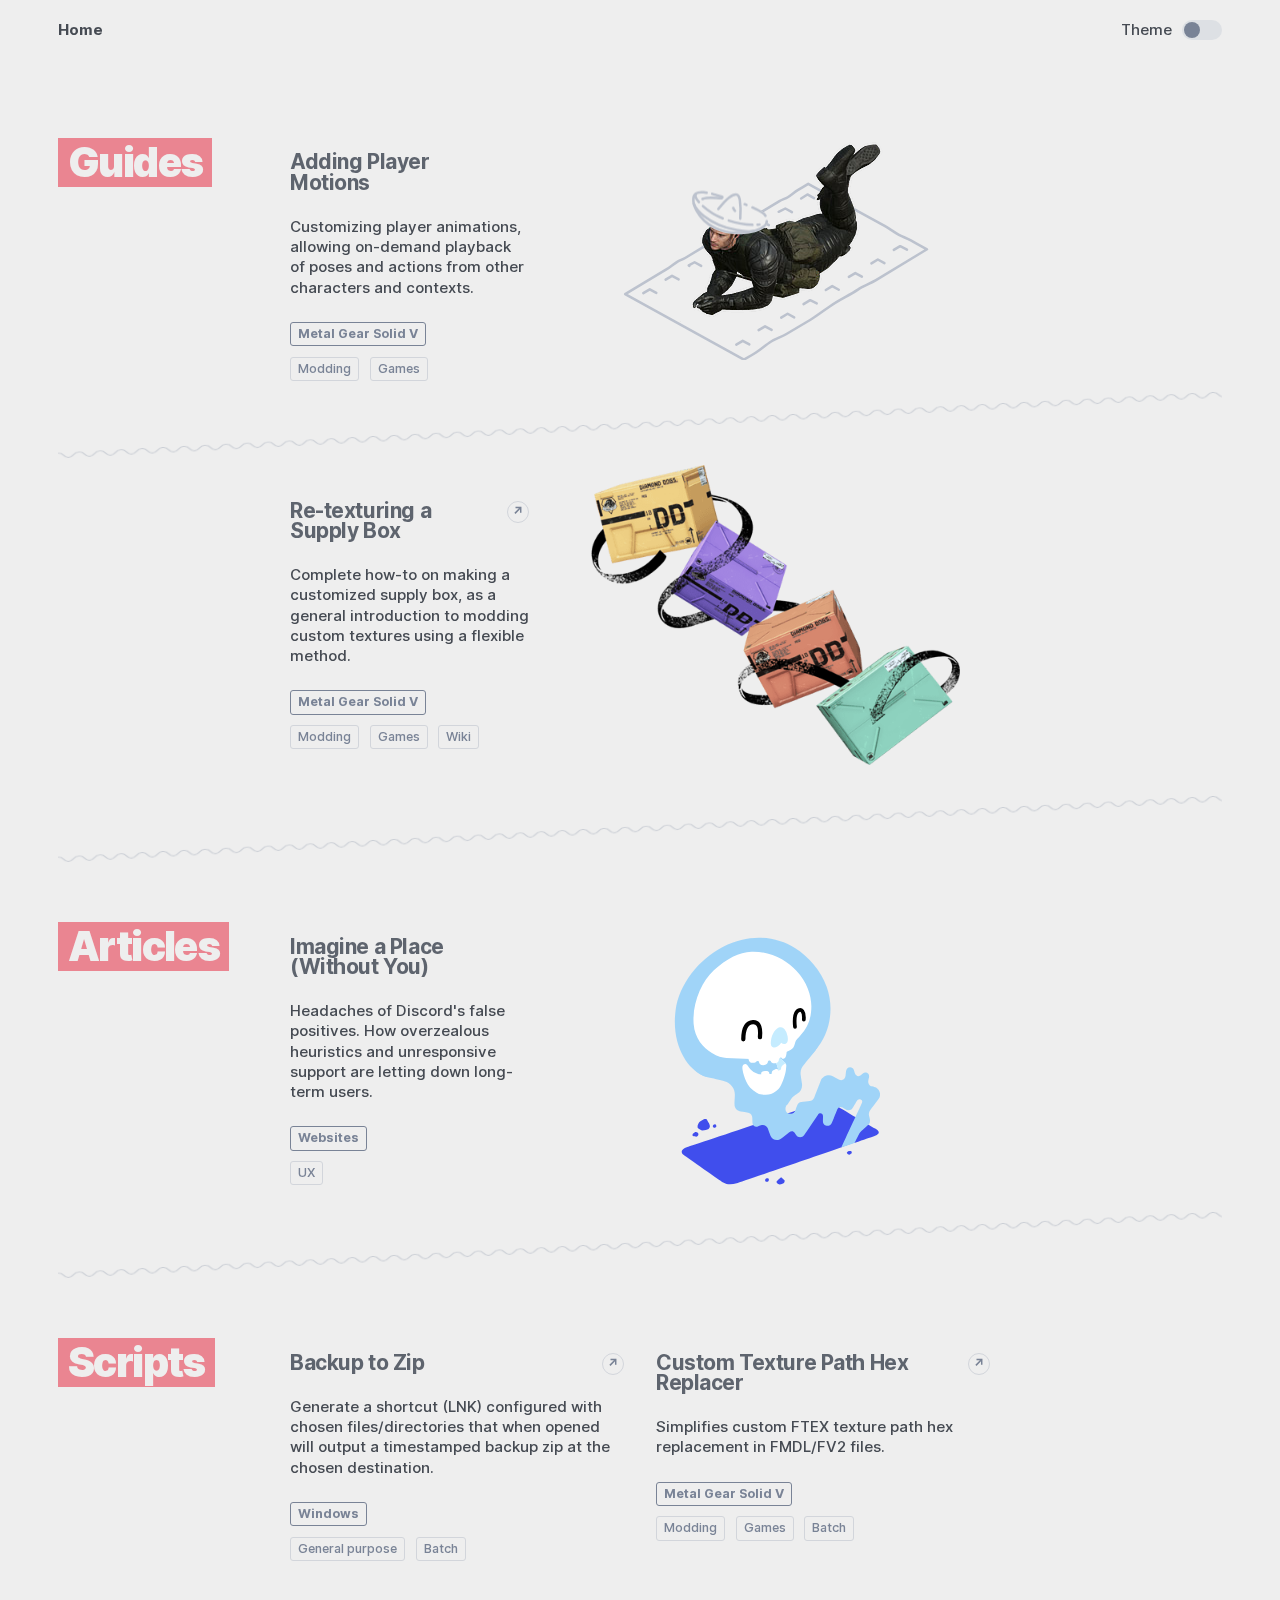
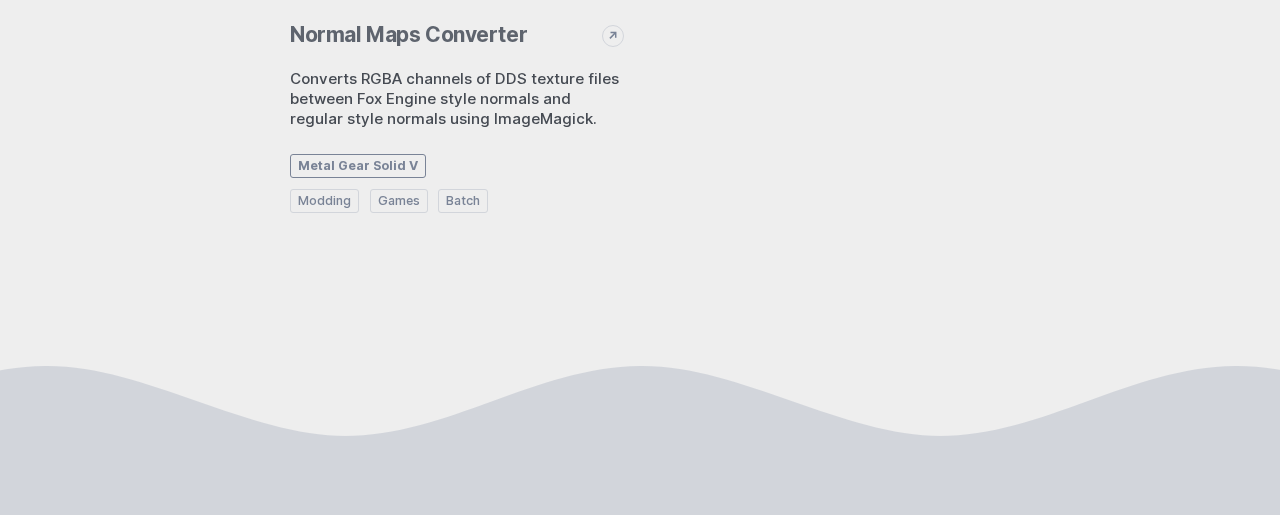
<file: index.html>
<!DOCTYPE html>
<html lang="en-US" class="home" prefix="og: http://ogp.me/ns#">
<head>
    <meta charset="UTF-8">
    <meta name="viewport" content="width=device-width, initial-scale=1"/>
    <title>Home | choc</title>
    <meta name="description" content="Overview of choc content, including guides and scripts. Mostly focused around Metal Gear Solid V modding."/>
    <link rel="stylesheet" href="/css/main.css"/>
    <script type="module" src="/js/general.js"></script>
    <meta name="theme-color" content="#838a95"/>
    <!-- Open Graph/Twitter/Discord specific metadata -->
    <meta property="og:site_name" content="choc"/>
    <meta property="og:title" content="Home"/>
    <meta property="og:description" content="Overview of choc content, including guides and scripts. Mostly focused around Metal Gear Solid V modding."/>
</head>

<body>

    <input id="theme-toggle" class="theme-toggle-checkbox user-setting" type="checkbox"/>

    <div class="page">
        <script type="text/javascript" src="/js/session.js"></script>

        <div class="header">
            <div class="breadcrumbs">
                <a href="/">Home</a>
            </div>
            <div class="user-settings">
                <label class="theme-toggle-button user-setting-button" for="theme-toggle">Theme</label>
            </div>
        </div>

        <div class="content">

            <div class="heading-primary-wrapper">
                <div class="heading-primary-text">
                    <h2 id="guides" class="heading-primary">Guides</h2>
                    <div class="heading-primary-highlight-wrapper">
                        <span class="heading-primary"><span class="highlight">Guides</span></span>
                    </div>
                </div>
            </div>

            <div class="section-entries">
                <div class="section-entry">
                    <div class="details">
                        <h3><a href="/guides/mgsv-adding-player-motions">Adding Player Motions</a></h3>
                        <p class="description">Customizing player animations, allowing on-demand playback of poses and actions from other characters and contexts.</p>
                        <div class="tags primary">
                            <strong class="label">Metal Gear Solid V</strong>
                        </div>
                        <div class="tags secondary">
                            <span class="label">Modding</span><span class="label">Games</span>
                        </div>
                    </div>
                    <div class="image">
                        <a href="/guides/mgsv-adding-player-motions">
                            <object data="/guides/mgsv-adding-player-motions/svg/laying.svg#thumbnail" class="thumbnail" type="image/svg+xml" width="310px" height="230px" title="Quiet laying motion"></object>
                        </a>
                    </div>
                </div>
                <div class="section-entry">
                    <div class="details">
                        <h3><a href="https://github.com/chocmake/MGSV-Custom-Texture-Path-Hex-Replacer/wiki/Re%E2%80%90texturing-a-Supply-Box">Re-texturing a Supply Box</a></h3>
                        <p class="description">Complete how-to on making a customized supply box, as a general introduction to modding custom textures using a flexible method.</p>
                        <div class="tags primary">
                            <strong class="label">Metal Gear Solid V</strong>
                        </div>
                        <div class="tags secondary">
                            <span class="label">Modding</span><span class="label">Games</span><span class="label">Wiki</span>
                        </div>
                    </div>
                    <div class="image offset-upper">
                        <a href="https://github.com/chocmake/MGSV-Custom-Texture-Path-Hex-Replacer/wiki/Re%E2%80%90texturing-a-Supply-Box">
                            <img src="/img/thumbnails/guides-re-texturing-a-supply-box.png" class="thumbnail" alt="Supply boxes in multiple custom colors"/>
                        </a>
                    </div>
                </div>
            </div>

            <div class="heading-primary-wrapper">
                <div class="heading-primary-text">
                    <h2 id="articles" class="heading-primary">Articles</h2>
                    <div class="heading-primary-highlight-wrapper">
                        <span class="heading-primary"><span class="highlight">Articles</span></span>
                    </div>
                </div>
            </div>

            <div class="section-entries">
                <div class="section-entry">
                    <div class="details">
                        <h3><a href="/articles/discord-false-positives">Imagine a Place (Without You)</a></h3>
                        <p class="description">Headaches of Discord's false positives. How overzealous heuristics and unresponsive support are letting down long-term users.</p>
                        <div class="tags primary">
                            <strong class="label">Websites</strong>
                        </div>
                        <div class="tags secondary">
                            <span class="label">UX</span>
                        </div>
                    </div>
                    <div class="image">
                        <a href="/articles/discord-false-positives">
                            <object data="/articles/discord-false-positives/svg/skull.svg#thumbnail" class="thumbnail" type="image/svg+xml" width="244px" height="280px" title="Skully McFloat Face"></object>
                        </a>
                    </div>
                </div>
            </div>

            <div class="heading-primary-wrapper">
                <div class="heading-primary-text">
                    <h2 id="scripts" class="heading-primary">Scripts</h2>
                    <div class="heading-primary-highlight-wrapper">
                        <span class="heading-primary"><span class="highlight">Scripts</span></span>
                    </div>
                </div>
            </div>

            <div class="section-entries split">
                <div class="section-entry">
                    <div class="details">
                        <h3><a href="https://github.com/chocmake/Backup-to-Zip/">Backup to Zip</a></h3>
                        <p class="description">Generate a shortcut (LNK) configured with chosen files/directories that when opened will output a timestamped backup zip at the chosen destination.</p>
                        <div class="tags primary">
                            <strong class="label">Windows</strong>
                        </div>
                        <div class="tags secondary">
                            <span class="label">General purpose</span><span class="label">Batch</span>
                        </div>
                    </div>
                </div>
                <div class="section-entry">
                    <div class="details">
                        <h3><a href="https://github.com/chocmake/MGSV-Normal-Map-Channels-Converter">Normal Maps Converter</a></h3>
                        <p class="description">Converts RGBA channels of DDS texture files between Fox Engine style normals and regular style normals using ImageMagick.</p>
                        <div class="tags primary">
                            <strong class="label">Metal Gear Solid V</strong>
                        </div>
                        <div class="tags secondary">
                            <span class="label">Modding</span><span class="label">Games</span><span class="label">Batch</span>
                        </div>
                    </div>
                </div>
                <div class="section-entry">
                    <div class="details">
                        <h3><a href="https://github.com/chocmake/MGSV-Custom-Texture-Path-Hex-Replacer">Custom Texture Path Hex Replacer</a></h3>
                        <p class="description">Simplifies custom FTEX texture path hex replacement in FMDL/FV2 files.</p>
                        <div class="tags primary">
                            <strong class="label">Metal Gear Solid V</strong>
                        </div>
                        <div class="tags secondary">
                            <span class="label">Modding</span><span class="label">Games</span><span class="label">Batch</span>
                        </div>
                    </div>
                </div>
            </div>


        </div><!-- End of .content -->

        <div class="footer"></div>

    </div><!-- End of .page -->

</body>
</html>
</file>
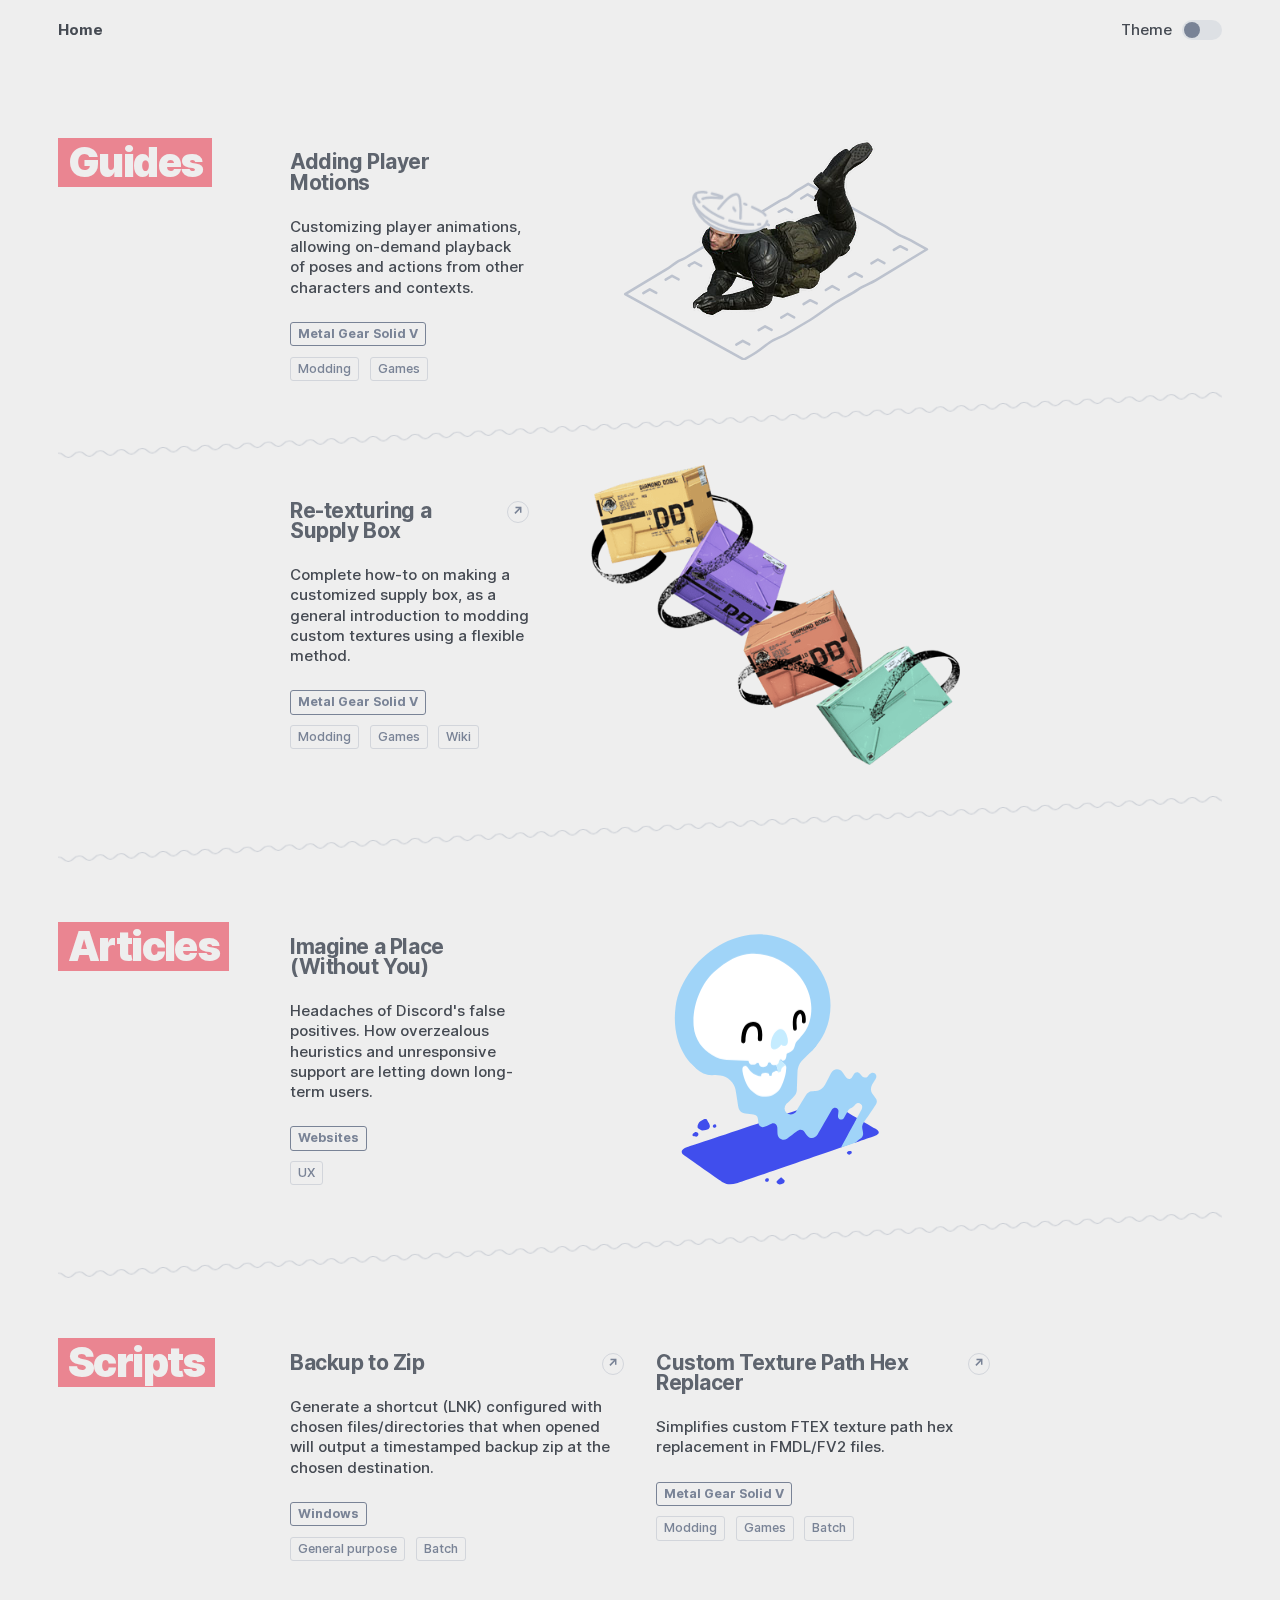
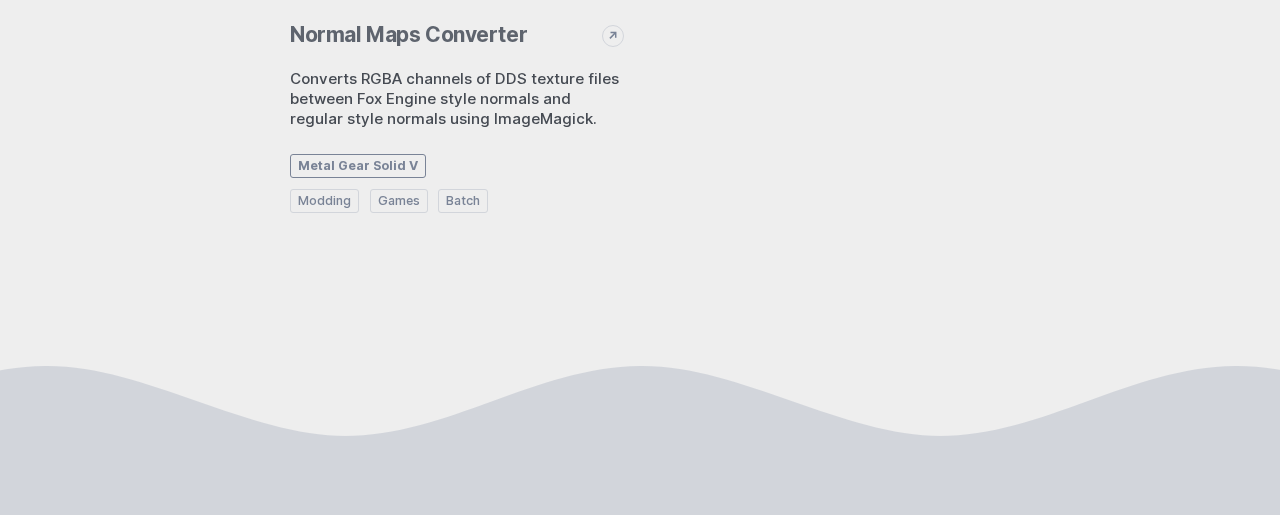
<file: articles/index.html>
<!DOCTYPE html>
<html lang="en-US" class="home" prefix="og: http://ogp.me/ns#">
<head>
    <meta charset="UTF-8">
    <meta name="viewport" content="width=device-width, initial-scale=1"/>
    <!-- Redirect to Home fragment identifier -->
    <meta http-equiv="Refresh" content="0; /#Articles"/>
    <title>Articles | choc</title>
    <meta name="description" content="All articles by choc."/>
    <link rel="stylesheet" href="/css/main.css"/>
    <meta name="theme-color" content="#838a95"/>
    <!-- Open Graph/Twitter/Discord specific metadata -->
    <meta property="og:site_name" content="choc"/>
    <meta property="og:title" content="Articles"/>
    <meta property="og:description" content="All articles by choc."/>
</head>

<body>

    <input id="theme-toggle" class="theme-toggle-checkbox user-setting" type="checkbox"/>

    <div class="page">
        <script type="text/javascript" src="/js/session.js"></script>

        <div class="header">
            <div class="breadcrumbs">
                <a href="/">Home</a>
                <a href="/#articles">Articles</a>
            </div>
            <div class="user-settings">
                <label class="theme-toggle-button user-setting-button" for="theme-toggle">Theme</label>
            </div>
        </div>

        <div class="footer"></div>

    </div><!-- End of .page -->

</body>
</html>
</file>
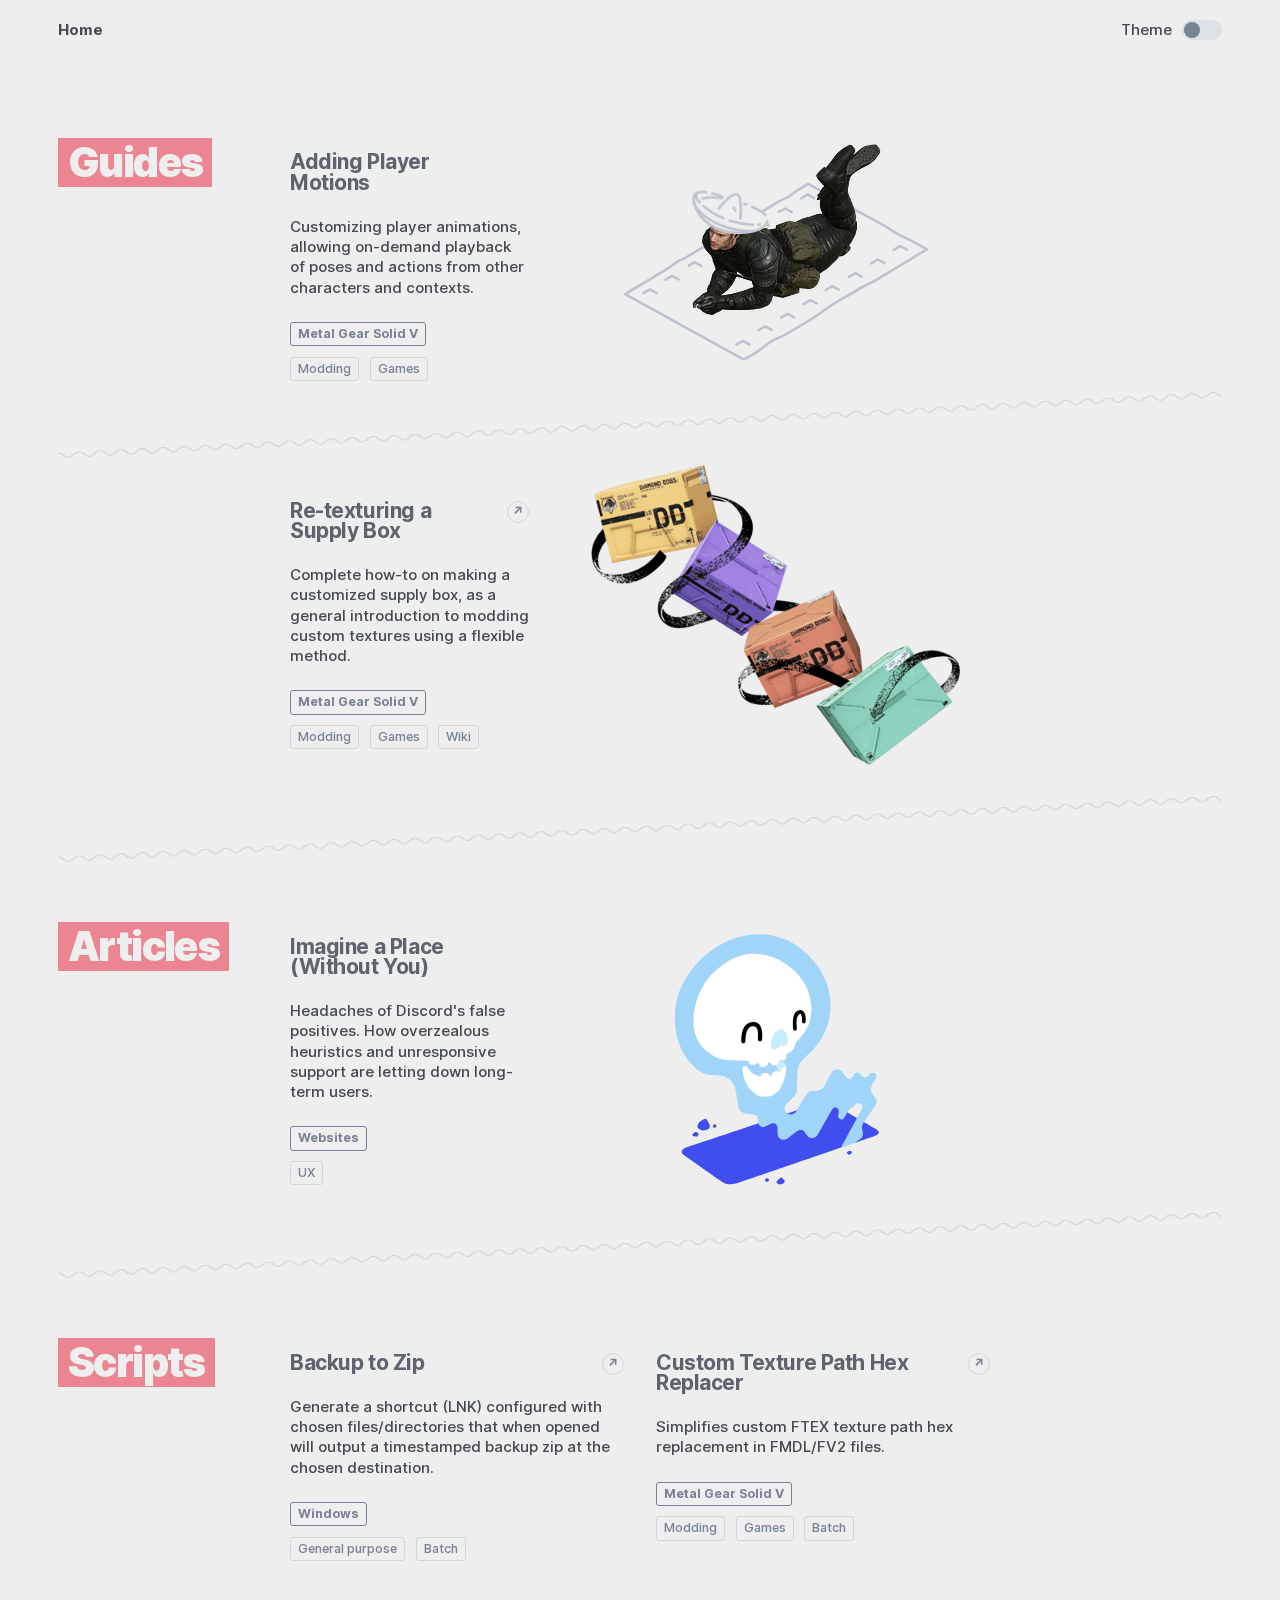
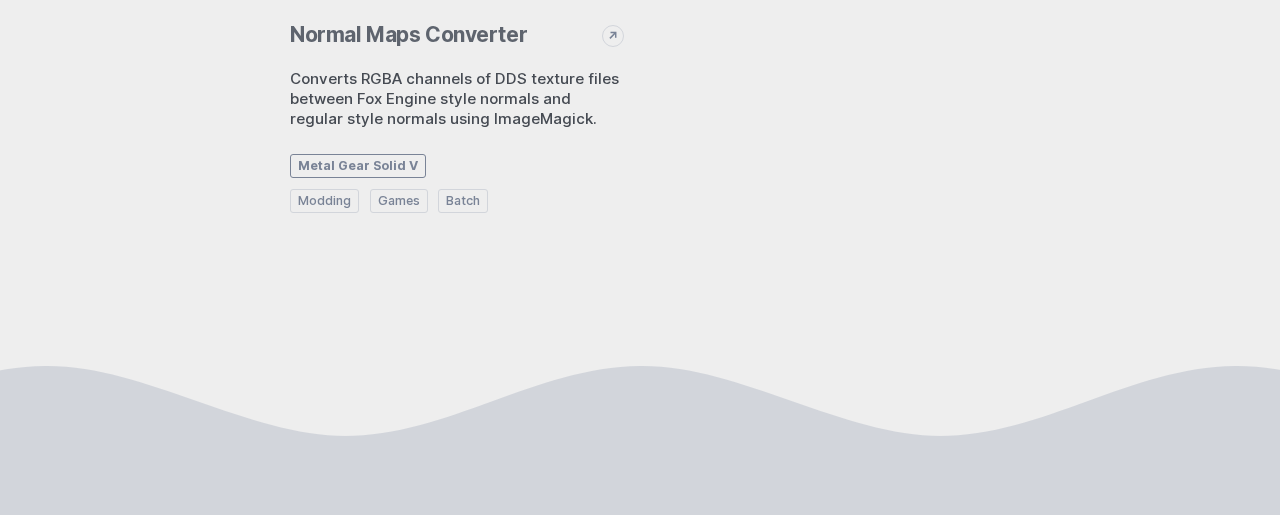
<file: guides/index.html>
<!DOCTYPE html>
<html lang="en-US" class="home" prefix="og: http://ogp.me/ns#">
<head>
    <meta charset="UTF-8">
    <meta name="viewport" content="width=device-width, initial-scale=1"/>
    <!-- Redirect to Home fragment identifier -->
    <meta http-equiv="Refresh" content="0; /#Guides"/>
    <title>Guides | choc</title>
    <meta name="description" content="All guides by choc."/>
    <link rel="stylesheet" href="/css/main.css"/>
    <meta name="theme-color" content="#838a95"/>
    <!-- Open Graph/Twitter/Discord specific metadata -->
    <meta property="og:site_name" content="choc"/>
    <meta property="og:title" content="Guides"/>
    <meta property="og:description" content="All guides by choc."/>
</head>

<body>

    <input id="theme-toggle" class="theme-toggle-checkbox user-setting" type="checkbox"/>

    <div class="page">
        <script type="text/javascript" src="/js/session.js"></script>

        <div class="header">
            <div class="breadcrumbs">
                <a href="/">Home</a>
                <a href="/#guides">Guides</a>
            </div>
            <div class="user-settings">
                <label class="theme-toggle-button user-setting-button" for="theme-toggle">Theme</label>
            </div>
        </div>

        <div class="footer"></div>

    </div><!-- End of .page -->

</body>
</html>
</file>
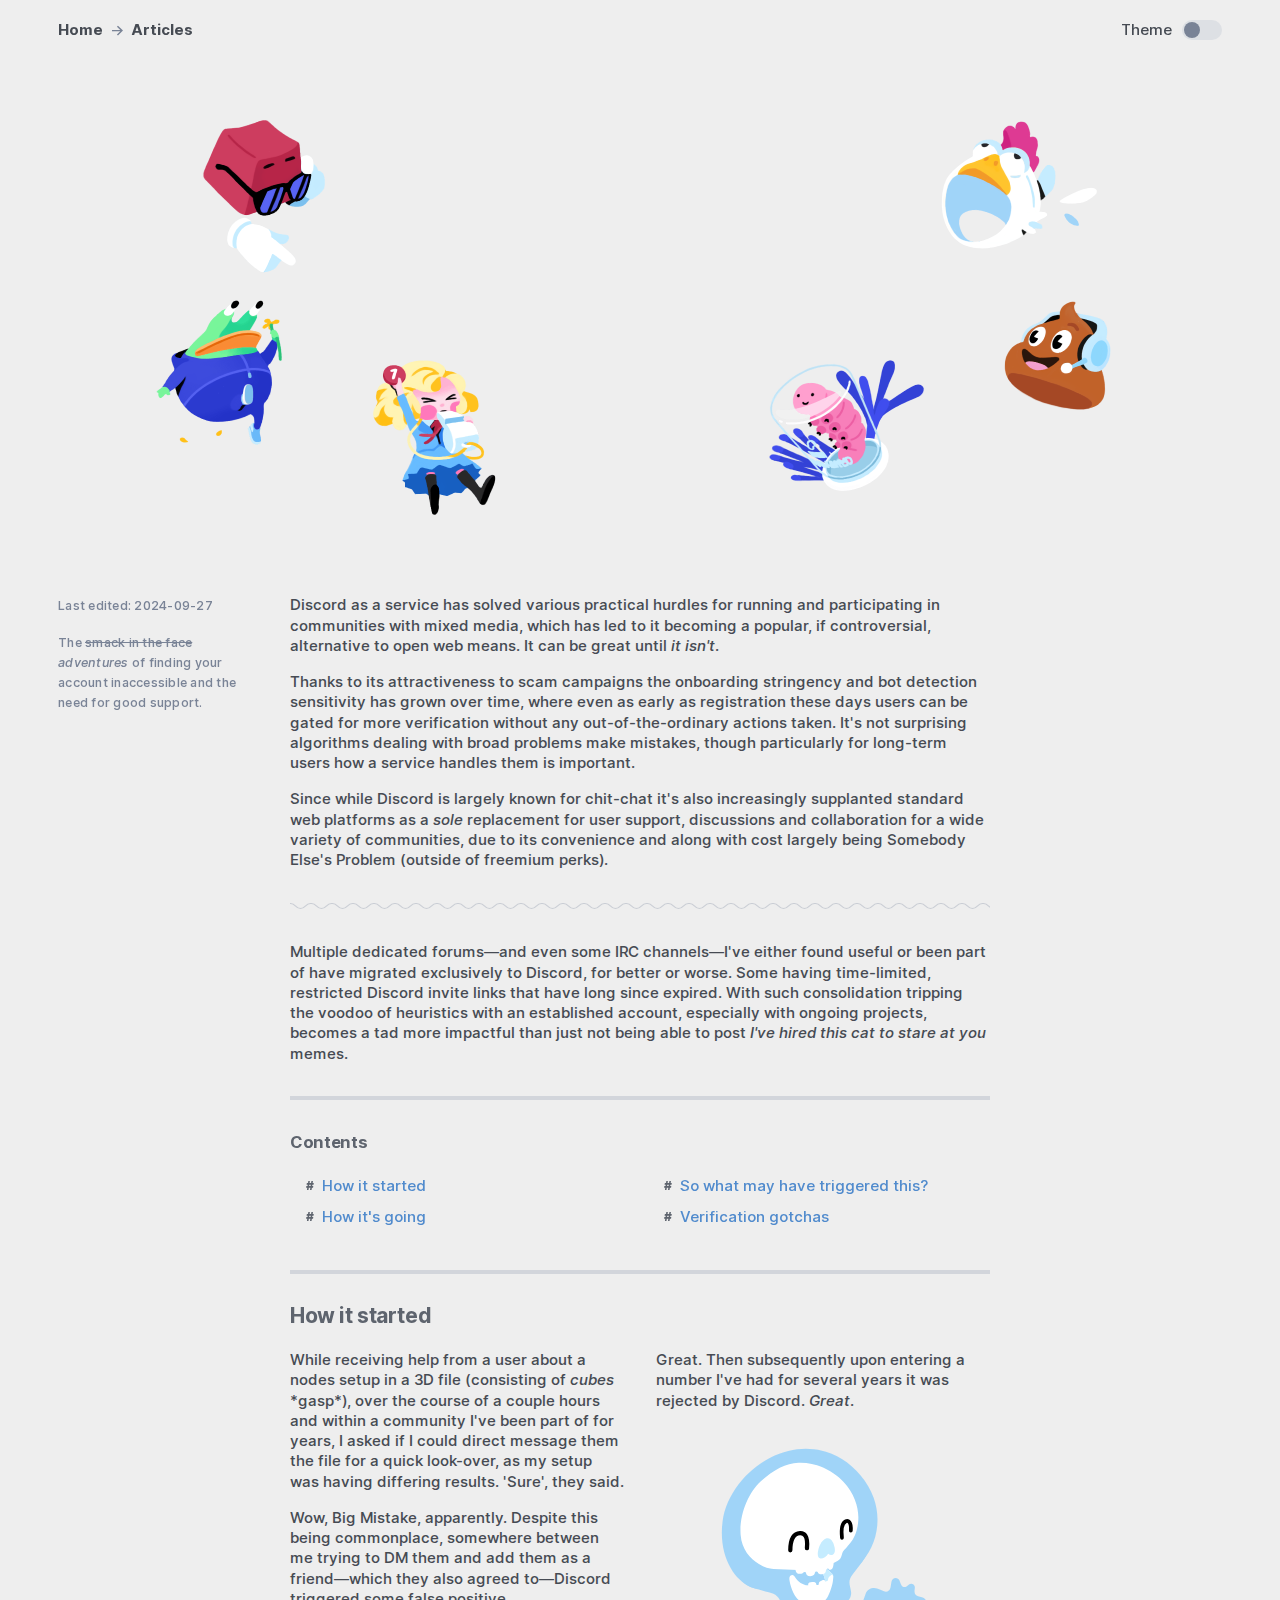
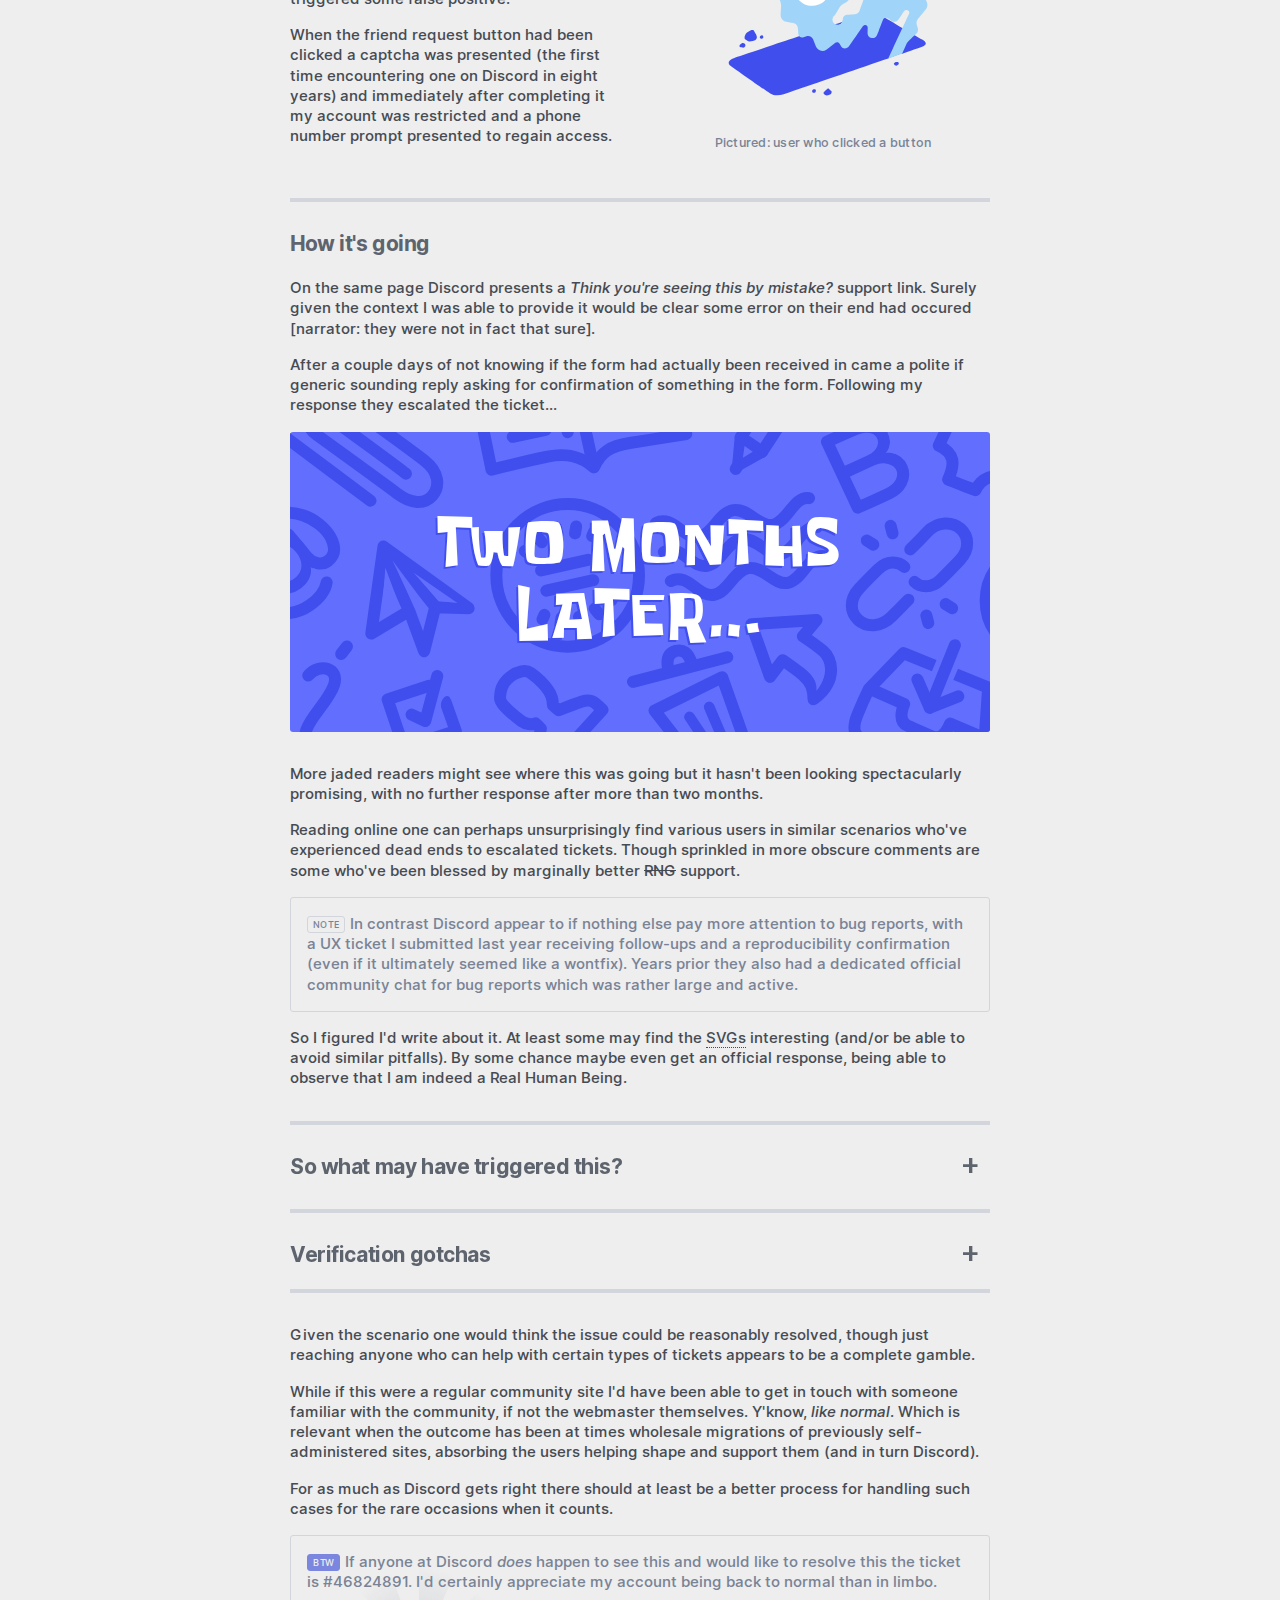
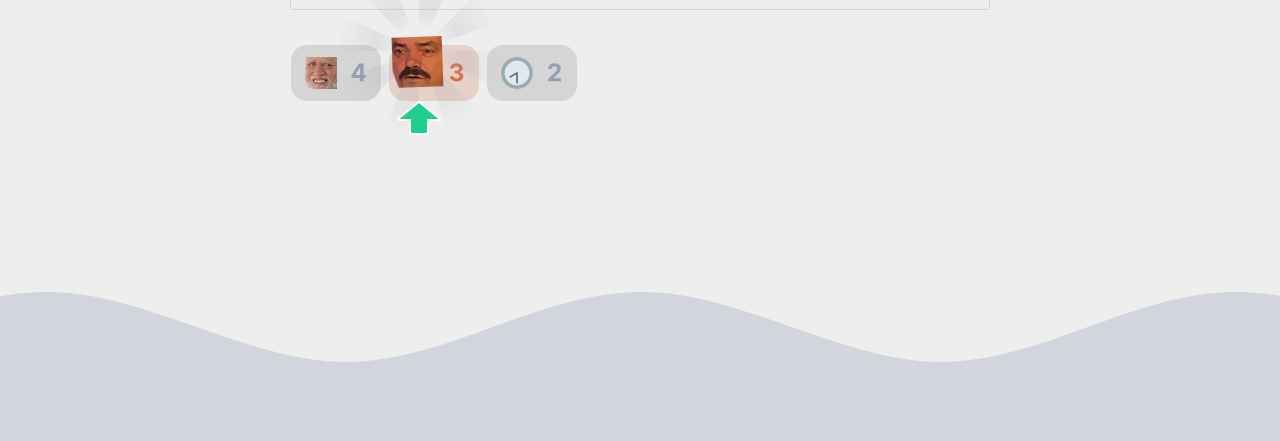
<file: articles/discord-false-positives/index.html>
<!DOCTYPE html>
<html lang="en-US" class="article heading-flush heading-no-text header-custom-color header-custom-color-anim no-js" style="--light-color-unique: #7b87de; --dark-color-unique: #6b76ca; --header-custom-color: #e2e2e2; --header-custom-color-anim-delay: 6.48s;" prefix="og: http://ogp.me/ns#">
<head>
    <meta charset="UTF-8"/>
    <meta name="viewport" content="width=device-width, initial-scale=1"/>
    <title>Imagine a Place (Without You): Headaches of Discord's False Positives | Articles | choc</title>
    <meta name="description" content="How overzealous heuristics and unresponsive support are letting down long-term users."/>
    <link rel="stylesheet" href="/css/main.css"/>
    <script type="module" src="/js/general.js"></script>
    <meta name="theme-color" content="#7b87de"/>
    <!-- Open Graph/Twitter/Discord specific metadata -->
    <meta property="og:site_name" content="choc"/>
    <meta property="og:title" content="Imagine a Place (Without You): Headaches of Discord's False Positives"/>
    <meta property="og:description" content="How overzealous heuristics and unresponsive support are letting down long-term users."/>
    <meta name="twitter:card" content="summary_large_image"/>
    <meta name="twitter:image" content="https://chocmake.github.io/articles/discord-false-positives/meta/embed.png"/>
</head>
<body>

    <input id="version-toggle" class="version-toggle-checkbox user-setting" type="checkbox"/>
    <input id="theme-toggle" class="theme-toggle-checkbox user-setting" type="checkbox"/>

    <div class="page">
        <script type="text/javascript" src="/js/session.js"></script>

        <div class="header">
            <div class="breadcrumbs">
                <a href="/">Home</a>
                <a href="/#articles">Articles</a>
            </div>
            <div class="user-settings">
                <label class="theme-toggle-button user-setting-button" for="theme-toggle">Theme</label>
            </div>
        </div>

        <div class="heading-primary-wrapper" style="margin-bottom: -40px">
            <object class="heading-primary-image full-viewport" data="svg/header.svg" type="image/svg+xml" title="Imagine a graphic here"></object>
            <div class="heading-primary-text-wrapper">
                <div class="heading-primary-text bottom">
                    <h1 class="heading-primary">Imagine a Place<br/>(Without You)</h1><br/>
                    <span class="subheading-primary">Headaches of Discord's False Positives</span>
                </div>
            </div>
        </div>

        <script>
            // Pause all CSS animations until main SVG loaded to always ensure sync for the header color change anim on slower network connections
            let h = document.documentElement,
                img = h.querySelector('.heading-primary-image');
            h.classList.add('svg-loading');
            img.addEventListener('load',beginAnims);

            function beginAnims() {
                // Zero the header text color anim for WebKit
                const observer = new MutationObserver(function(mutations) {
                  mutations.forEach(function(mutation) {
                    if (h.classList.contains('is-webkit')) {
                        observer.disconnect(); // prevent mutation observer recursion
                        h.style.setProperty('--header-custom-color-anim-delay','0s');
                    }
                  });
                });

                observer.observe(h, { attributes: true, attributeFilter: ['class'] });

                h.classList.remove('svg-loading');
            }
        </script>

        <div class="content">

            <div class="sidenote">
                <small class="date-edited">Last edited: <time datetime="2024-09-27"></time></small>
                <small class="caption">The <strike>smack in the face</strike> <em>adventures</em> of finding your account inaccessible and the need for good support.</small>
                <small class="caption note webkit-only">For full animations (and just non-buggy <abbr title="Scalable Vector Graphics">SVG</abbr> compatibility in general) check out the page in a non-WebKit Chromium/Firefox browser.</small>
                <small class="caption note tip no-js-only">Javascript-less users: if graphics are absent your script manager is blocking <code>object</code> elements, too (used for embedding the <abbr title="Scalable Vector Graphics">SVG</abbr>s so separate images can be combined together).</small>
            </div>

            <p>Discord as a service has solved various practical hurdles for running and participating in communities with mixed media, which has led to it becoming a popular, if controversial, alternative to open web means. It can be great until <em>it isn't</em>.</p>

            <p>Thanks to its attractiveness to scam campaigns the onboarding stringency and bot detection sensitivity has grown over time, where even as early as registration these days users can be gated for more verification without any out-of-the-ordinary actions taken. It's not surprising algorithms dealing with broad problems make mistakes, though particularly for long-term users how a service handles them is important.</p>

            <p>Since while Discord is largely known for chit-chat it's also increasingly supplanted standard web platforms as a <em>sole</em> replacement for user support, discussions and collaboration for a wide variety of communities, due to its convenience and along with cost largely being Somebody Else's Problem (outside of freemium perks).</p>

            <hr class="subsection">

            <p>Multiple dedicated forums—and even some IRC channels—I've either found useful or been part of have migrated exclusively to Discord, for better or worse. Some having time-limited, restricted Discord invite links that have long since expired. With such consolidation tripping the voodoo of heuristics with an established account, especially with ongoing projects, becomes a tad more impactful than just not being able to post <i>I've hired this cat to stare at you</i> memes.</p>

            <hr/>

            <h2 class="table-of-contents">Contents</h2>

            <ul class="compact split">
                <li class="fragment-link"><a href="#how-it-started">How it started</a></li>
                <li class="fragment-link"><a href="#how-its-going">How it's going</a></li>
                <li class="fragment-link"><a href="#possible-causes">So what may have triggered this?</a></li>
                <li class="fragment-link"><a href="#verification">Verification gotchas</a></li>
            </ul>

            <hr/>

            <h2 id="how-it-started">How it started</h2>

            <div class="split">
                <p>While receiving help from a user about a nodes setup in a 3D file (consisting of <em>cubes</em> *gasp*), over the course of a couple hours and within a community I've been part of for years, I asked if I could direct message them the file for a quick look-over, as my setup was having differing results. 'Sure', they said.</p>

                <p>Wow, Big Mistake, apparently. Despite this being commonplace, somewhere between me trying to DM them and add them as a friend—which they also agreed to—Discord triggered some false positive.</p>

                <p>When the friend request button had been clicked a captcha was presented (the first time encountering one on Discord in eight years) and immediately after completing it my account was restricted and a phone number prompt presented to regain access.</p>

                <p>Great. Then subsequently upon entering a number I've had for several years it was rejected by Discord. <em>Great</em>.</p>

                <object data="svg/skull.svg" type="image/svg+xml" title="Skully McFloat Face"></object>
                <small class="caption">Pictured: user who clicked a button</small>
            </div>

            <hr/>

            <h2 id="how-its-going">How it's going</h2>

            <p>On the same page Discord presents a <i>Think you're seeing this by mistake?</i> support link. Surely given the context I was able to provide it would be clear some error on their end had occured [narrator: they were not in fact that sure].</p>

            <p>After a couple days of not knowing if the form had actually been received in came a polite if generic sounding reply asking for confirmation of something in the form. Following my response they escalated the ticket...</p>

            <object data="svg/time-card.svg" class="full-width non-webkit-only" type="image/svg+xml" title="'Two Months Later' time card"></object>
            <img class="webkit-only" src="svg/time-card-webkit.png"/>

            <p>More jaded readers might see where this was going but it hasn't been looking spectacularly promising, with no further response after more than two months.</p>

            <p>Reading online one can perhaps unsurprisingly find various users in similar scenarios who've experienced dead ends to escalated tickets. Though sprinkled in more obscure comments are some who've been blessed by marginally better <strike>RNG</strike> support.</p>

            <p class="note">In contrast Discord appear to if nothing else pay more attention to bug reports, with a UX ticket I submitted last year receiving follow-ups and a reproducibility confirmation (even if it ultimately seemed like a wontfix). Years prior they also had a dedicated official community chat for bug reports which was rather large and active.</p>

            <p>So I figured I'd write about it. At least some may find the <abbr title="Scalable Vector Graphics">SVGs</abbr> interesting (and/or be able to avoid similar pitfalls). By some chance maybe even get an official response, being able to observe that I am indeed a Real Human Being.</p>

            <hr/>

            <h2 id="possible-causes">So what may have triggered this?</h2>

            <div class="spoiler-block section">
                <input class="spoiler-checkbox" type="checkbox"/>
                <div class="spoiler-content-wrapper">
                    <div class="spoiler-content">
                        <div class="split">
                            <p>In trying to sleuth out what happened I found one post suggesting a verification lockout can occur when attempting to add multiple users as friends in a short timeframe.</p>

                            <p>It was this that made me piece together what may have been an unintended side-effect of managing Javascript.</p>

                            <img src="svg/js.svg" alt="Javascript graphic">

                            <p>In the browser I use Discord for I keep Javascript enabled only for domains trusted/frequented. When the captcha was presented after the friend request button was clicked the domain it loaded from wasn't in the allow list which caused the captcha to be blank the first few times, as I first had to permit the captcha domain then some further domains it loaded scripts from, each time necessitating a page reload.</p>

                            <p>By the time all the Javascript was allowed and the captcha had finally loaded I'd probably clicked the button ~3 times while checking if it had rendered yet, though I hadn't given it any thought at the time.</p>

                            <p class="note" data-label="fyi">It's also the first time in several years I've had to change any permissions while using Discord.</p>

                            <p>It was immediately following the completion of the captcha the lockout occurred—and talk about an odd way to go about it: would not having matched the pairs of lions prevented this all from happening? UX mysteries for the ages.</p>

                            <p>So potentially their system saw I was clicking the (same) friend request button multiple times in a short timespan and flagged the account. Delightful. This is just a best guess as there hasn't been any further response.</p>

                        </div>
                    </div>
                </div>
            </div>

            <hr/>

            <h2 id="verification">Verification gotchas</h2>

            <div class="spoiler-block section standalone">
                <input class="spoiler-checkbox" type="checkbox"/>
                <div class="spoiler-content-wrapper">
                    <div class="spoiler-content">
                        <p>In looking at their documentation Discord uses a third party phone verification API (which at least as of some years ago was Twilio, per a Discord developer comment) and screen for prepaid numbers (among others like VoIP, eSIM, landline).</p>

                        <p>I'd imagine a reason for this is because, at least in an ever decreasing minority of places, ID isn't required to register a prepaid number (likely more attractive for so-called burner numbers). This isn't the case in my situation however, nor have any environment factors changed in almost a year which Discord would be able to see.</p>

                        <hr class="subsection">

                        <p>Where things get more into the weeds are the gotchas with their verification system that themselves can trigger false positive <em>permabans</em> that are entirely out of users' hands. This wasn't the rabbit hole I was anticipating looking into for what some describe as glorified IRC but here we are.</p>

                        <ol class="split standalone">
                            <li>
                                <p>If a number has been previously attached to a banned account Discord <a href="https://old.reddit.com/r/discordapp/comments/tyyx03/why_is_discord_disabling_my_account_right_after_i/">is said</a> to auto ban whichever account that same number is subsequently attached to, as they store both numbers from such <a href="https://old.reddit.com/r/discordapp/comments/a011mh/discord_stores_our_phone_numbers_even_if_we/eaee76o/">banned accounts</a> and the <a href="https://old.reddit.com/r/discordapp/comments/14k0f9q/tip_for_those_who_cant_change_their_phone_numbers/">last used number</a> of all accounts (or perhaps a hash of it) even if it's removed.</p>

                                <p>This is an issue as if one were to register any type of new number with a carrier that happens to be recycled (ie: a phone number reissued by the carrier after a period of inactivity) you're rolling the dice with your account given you have no insight into a number's history.</p>

                                <p class="note" data-label="fyi">For context, I'm grandfathered into a more ideal phone plan, aren't planning on switching and have had the number for IIRC about long as using Discord. Relevant as it means my existing number wouldn't be affected from the above.</p>
                            </li>
                            <li>
                                <p>Multiple users have reported being <a href="https://old.reddit.com/r/discordapp/comments/oqimgd/so_you_cant_remove_your_phone_number_from_your/h6eg4ji/">unable</a> to detach a number from their account once used for verification (reporting it distinct from the known cooldown).</p>

                                <p>It seems by an esoteric metric accounts can sometimes be flagged by Discord to always require the same number. So if one were to register a new number just for verification purposes it'd be impractical to continue to pay for an entirely separate number just for Discord.</p>
                            </li>
                            <li>
                                <p>Even if one managed to temporarily register a number that by chance didn't have prior issues, was arbitrarily accepted and without a dettachment restriction, once it had lapsed and become recycled if a different user attached that number and became banned it's plausible based on the above that Discord may retroactively ban/flag the initial account it was attached to, naively considering them the same person.</p>
                            </li>
                        </ol>

                        <hr class="subsection">

                        <p>One user I spoke with outside Discord told me they rejected a number they'd had for over 15 years, leading them to abandon the service entirely. Yeah, they weren't super happy about that.</p>

                        <p>While a user elsewhere reported Discord support suggesting trying someone else's phone number—which itself has obvious problems (no direct control and prevents such a person from using it themselves if point #2 applies). This really makes one wonder how limited offical support privileges are if such things are being suggested as workarounds within their own system.</p>

                        <div class="spoiler-block regular">
                            <input class="spoiler-checkbox" type="checkbox"/>
                            <div class="spoiler-content-wrapper" alt="(Aside) The bigger picture">
                                <div class="spoiler-content">
                                    <p>From Discord's perspective I expect they're not overly concerned about losing users here and there. One of the less accounted for factors though is typically communities are disproportionately supported by far fewer users.</p>

                                    <p>So you have the case (and not just on Discord) where a small group are contributing anywhere from a significant to all the support/core contributions/moderation, etc for a wider community. I'm sure some reading this would be able to think of situations that have a bus factor of even just one. With the indiscriminate official support this has a gamut of obvious to less quantifiable knock-on effects for such users who face issues with their account or can't even create a new one due to verification gating, which is context lost on a large platform.</p>
                                </div>
                            </div>
                        </div>
                    </div>
                </div>
            </div>

            <hr/>

            <p>Given the scenario one would think the issue could be reasonably resolved, though just reaching anyone who can help with certain types of tickets appears to be a complete gamble.</p>

            <p>While if this were a regular community site I'd have been able to get in touch with someone familiar with the community, if not the webmaster themselves. Y'know, <em>like normal</em>. Which is relevant when the outcome has been at times wholesale migrations of previously self-administered sites, absorbing the users helping shape and support them (and in turn Discord).</p>

            <p>For as much as Discord gets right there should at least be a better process for handling such cases for the rare occasions when it counts.</p>

            <p class="note highlight" data-label="btw">If anyone at Discord <em>does</em> happen to see this and would like to resolve this the ticket is #46824891. I'd certainly appreciate my account being back to normal than in limbo.</p>

            <!-- A Lottie-less recreation based on a GIF I happened to have captured a year ago -->
            <object data="svg/reaction.svg" class="full-width" type="image/svg+xml" title="Emote pseudo reactions" style="margin-top: -60px"></object>

        </div><!-- End of .content -->

        <div class="footer"></div>

    </div><!-- End of .page -->

</body>
</html>
</file>
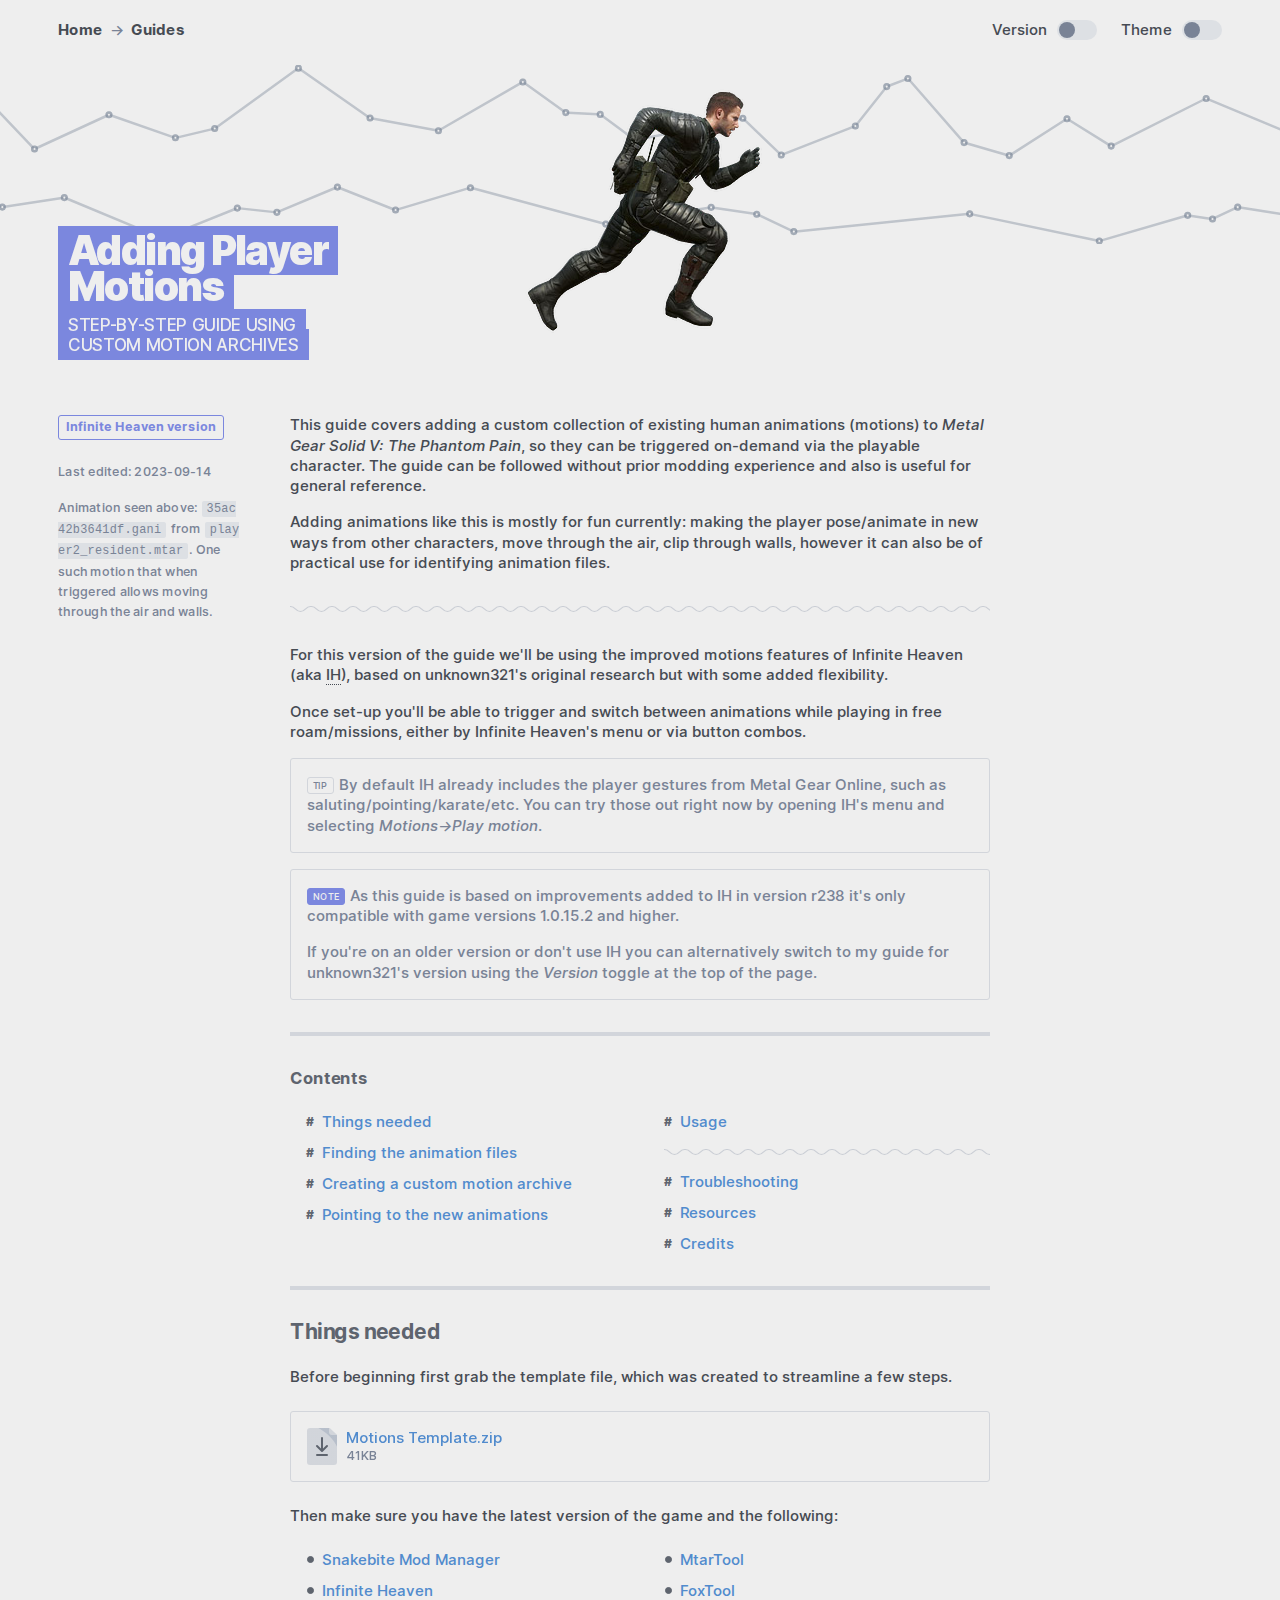
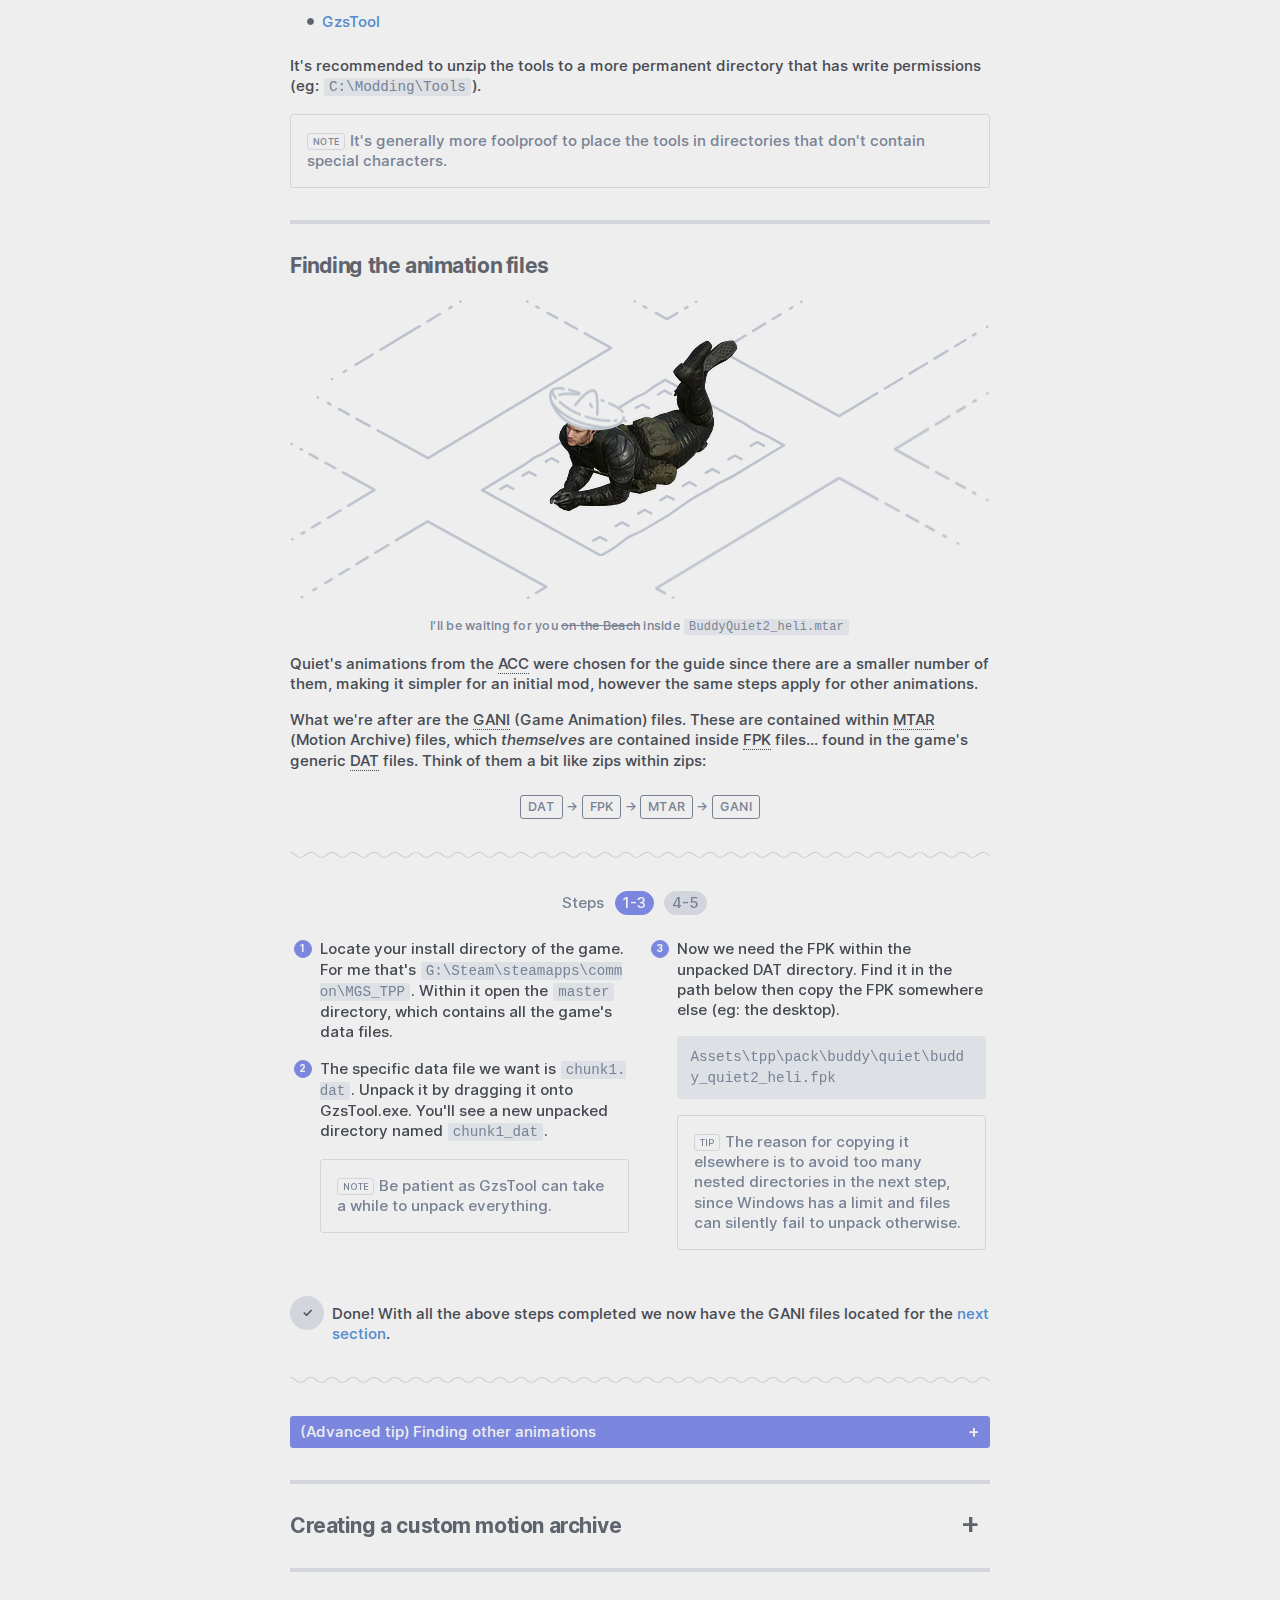
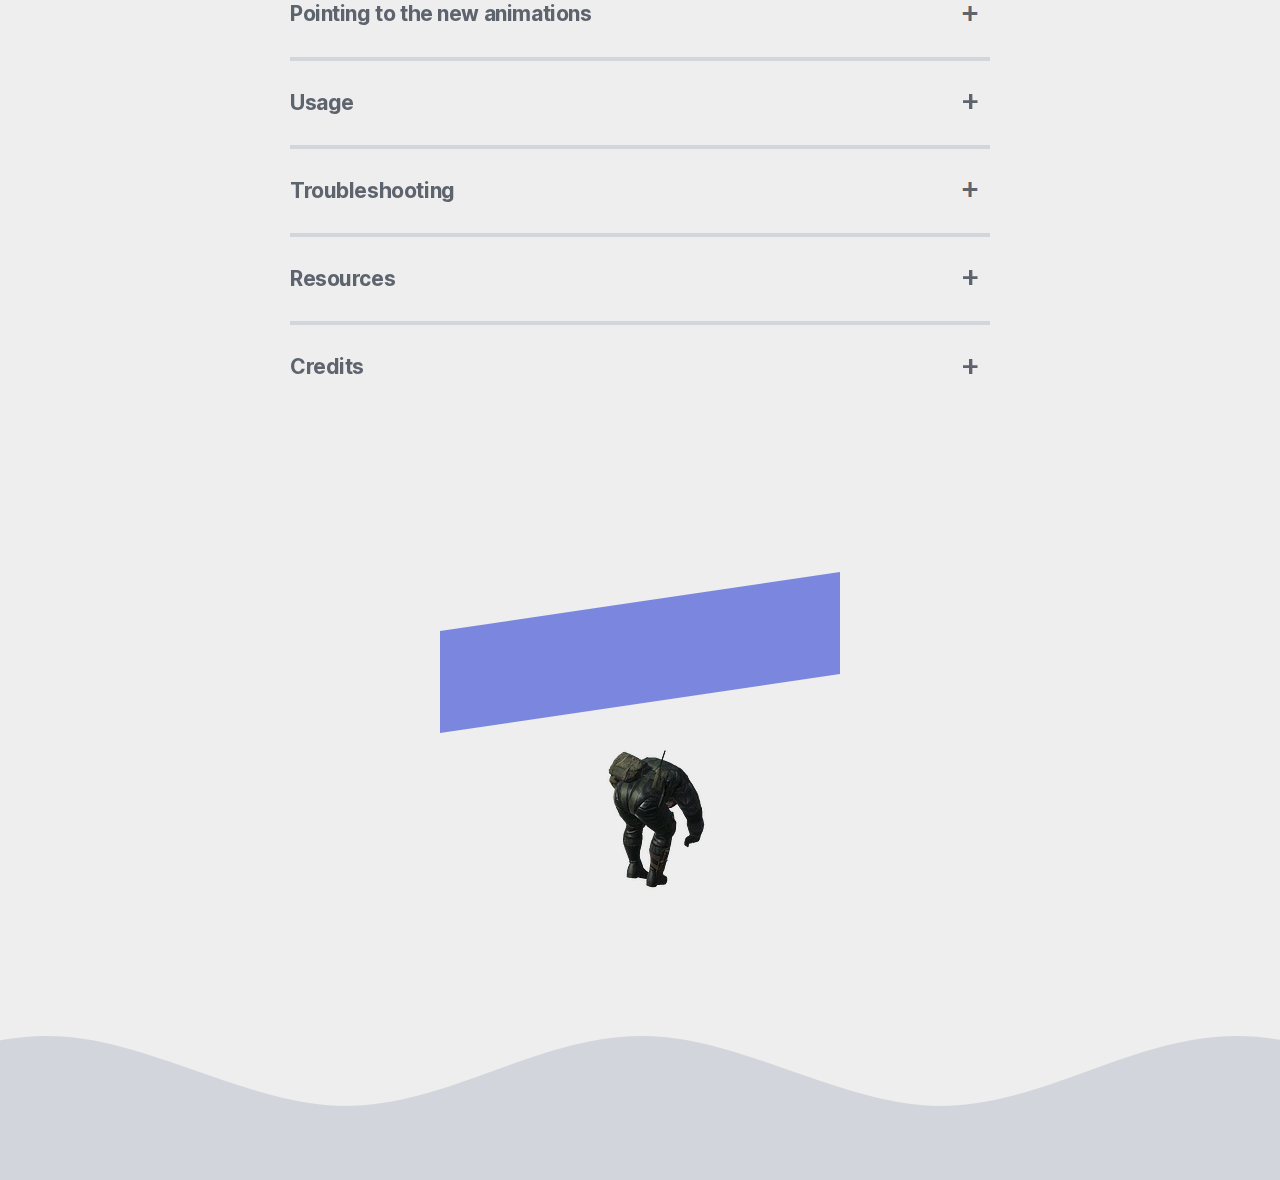
<file: guides/mgsv-adding-player-motions/index.html>
<!DOCTYPE html>
<html lang="en-US" class="article no-js" style="--light-color-unique: #7b87de; --dark-color-unique: #6b76ca;" prefix="og: http://ogp.me/ns#">
<head>
    <meta charset="UTF-8"/>
    <meta name="viewport" content="width=device-width, initial-scale=1"/>
    <title>Metal Gear Solid V Modding: Adding Player Motions | Guides | choc</title>
    <meta name="description" content="Discover how to customize player animations, allowing on-demand playback of poses and actions from other characters and contexts."/>
    <link rel="stylesheet" href="/css/main.css"/>
    <script type="module" src="/js/general.js"></script>
    <meta name="theme-color" content="#7b87de"/>
    <!-- Open Graph/Twitter/Discord specific metadata -->
    <meta property="og:site_name" content="choc"/>
    <meta property="og:title" content="Metal Gear Solid V Modding Guide: Adding Player Motions"/>
    <meta property="og:description" content="Discover how to customize player animations, allowing on-demand playback of poses and actions from other characters and contexts."/>
    <meta name="twitter:card" content="summary_large_image"/>
    <meta name="twitter:image" content="https://chocmake.github.io/guides/mgsv-adding-player-motions/meta/embed.png"/>
</head>
<body>

    <input id="version-toggle" class="version-toggle-checkbox user-setting" type="checkbox"/>
    <input id="theme-toggle" class="theme-toggle-checkbox user-setting" type="checkbox"/>

    <div class="page">
        <script type="text/javascript" src="/js/session.js"></script>

        <div class="header">
            <div class="breadcrumbs">
                <a href="/">Home</a>
                <a href="/#guides">Guides</a>
            </div>
            <div class="user-settings">
                <label class="version-toggle-button user-setting-button" for="version-toggle">Version</label>
                <label class="theme-toggle-button user-setting-button" for="theme-toggle">Theme</label>
            </div>
        </div>

        <div class="heading-primary-wrapper">
            <object class="heading-primary-image full-viewport" data="svg/header.svg" type="image/svg+xml" title="Sprinting motion"></object>
            <div class="heading-primary-text-wrapper">
                <div class="heading-primary-text bottom">
                    <h1 class="heading-primary">Adding Player<br/>Motions</h1><br/>
                    <span class="subheading-primary">Step-by-step Guide Using<br/>Custom Motion Archives</span>
                    <div class="heading-primary-highlight-wrapper">
                        <span class="heading-primary"><span class="highlight">Adding Player<br/>Motions</span></span><br/>
                        <span class="subheading-primary"><span class="highlight">Step-by-step Guide Using<br/>Custom Motion Archives</span></span>
                    </div>
                </div>
            </div>
        </div>

        <div class="content">

            <div class="sidenote">
                <div class="tags primary">
                    <strong class="label highlight version-toggle-default">Infinite Heaven version</strong>
                    <strong class="label highlight version-toggle-alternative">unknown321 version</strong>
                </div>
                <small class="date-edited">Last edited: <time datetime="2023-09-14"></time></small>
                <small class="caption">Animation seen above: <code>35ac42b3641df.gani</code> from <code>player2_resident.mtar</code>. One such motion that when triggered allows moving through the air and walls.</small>
                <small class="caption note webkit-only">For non-buggy <abbr title="Scalable Vector Graphics">SVG</abbr> compatibility check out the page in a non-WebKit Chromium/Firefox browser.</small>
                <small class="caption note tip no-js-only">Javascript-less users: if graphics are absent your script manager is blocking <code>object</code> elements, too (used for embedding the <abbr title="Scalable Vector Graphics">SVG</abbr>s so separate images can be combined together).</small>
            </div>

            <p>This guide covers adding a custom collection of existing human animations (motions) to <cite>Metal Gear Solid V: The Phantom Pain</cite>, so they can be triggered on-demand via the playable character. The guide can be followed without prior modding experience and also is useful for general reference.</p>

            <p>Adding animations like this is mostly for fun currently: making the player pose/animate in new ways from other characters, move through the air, clip through walls, however it can also be of practical use for identifying animation files.</p>

            <hr class="subsection"/>

            <p class="version-toggle-default">For this version of the guide we'll be using the improved motions features of Infinite Heaven (aka <abbr title="Infinite Heaven">IH</abbr >), based on unknown321's original research but with some added flexibility.</p>

            <p class="version-toggle-alternative">This version of the guide is based on unknown321's <a href="https://unknown321.github.io/mgsv_research/motions.html">original</a> mod and research and is included as an alternative to the Infinite Heaven (aka <abbr title="Infinite Heaven">IH</abbr>) version for those running an older version of the game/IH, or who don't use it at all.</p>

            <p>Once set-up you'll be able to trigger and switch between animations while playing in free roam/missions<span class="version-toggle-default">, either by Infinite Heaven's menu or via button combos.</span><span class="version-toggle-alternative"> using button combos.</span></p>


            <p class="note tip version-toggle-default">By default IH already includes the player gestures from Metal Gear Online, such as saluting/pointing/karate/etc. You can try those out right now by opening IH's menu and selecting <i>Motions→Play motion</i>.</p>

            <div class="note highlight version-toggle-default">
                <p>As this guide is based on improvements added to IH in version r238 it's only compatible with game versions 1.0.15.2 and higher.</p>

                <p>If you're on an older version or don't use IH you can alternatively switch to my guide for unknown321's version using the <i>Version</i> toggle at the top of the page.</p>
            </div>

            <p class="note tip version-toggle-alternative">By default the mod we're basing this guide on already includes the player gestures from Metal Gear Online, such as saluting/pointing/karate/etc.</p>

            <p class="note version-toggle-alternative">The main drawbacks of this mod compared to IH's version are being limited to a single modded motion archive rather than multiple, having a more involved initial installation and lacking a few QoL features. That said, they're both similar functionally.</p>

            <hr/>

            <h2 class="table-of-contents">Contents</h2>

            <ul class="compact split">
                <li class="fragment-link"><a href="#things">Things needed</a></li>
                <li class="fragment-link version-toggle-alternative"><a href="#updating-mod">Updating the mod</a></li>
                <li class="fragment-link"><a href="#finding">Finding the animation files</a></li>
                <li class="fragment-link"><a href="#creation">Creating a custom motion archive</a></li>
                <li class="fragment-link"><a href="#configuration">Pointing to the new animations</a></li>
                <li class="fragment-link"><a href="#usage">Usage</a></li>
                <hr/>
                <li class="fragment-link"><a href="#troubleshooting">Troubleshooting</a></li>
                <li class="fragment-link"><a href="#resources">Resources</a></li>
                <li class="fragment-link"><a href="#credits">Credits</a></li>
            </ul>

            <hr/>

            <h2 id="things">Things needed</h2>

            <p class="version-toggle-default">Before beginning first grab the template file, which was created to streamline a few steps.</p>

            <p class="version-toggle-alternative">Before beginning first grab unknown321's mod files, which will be the basis for our mod.</p>

            <ul class="downloads">
                <li class="version-toggle-default"><a href="files/motions-template.zip" download="Motions Template.zip" data-filesize="41KB">Motions Template.zip</a></li>
                <li class="version-toggle-alternative"><a href="files/animation_changer+script_loader.zip" download="animation_changer+script_loader.zip" data-filesize="23.8MB">animation_changer+script_loader.zip</a></li>
            </ul>

            <p class="version-toggle-default">Then make sure you have the latest version of the game and the following:</p>

            <p class="version-toggle-alternative">Then make sure you have the following:</p>

            <ul class="compact split">
                <li><a href="https://www.nexusmods.com/metalgearsolidvtpp/mods/106/?tab=files">Snakebite Mod Manager</a></li>
                <li class="version-toggle-default"><a href="https://www.nexusmods.com/metalgearsolidvtpp/mods/45/?tab=files">Infinite Heaven</a></li>
                <li><a href="https://github.com/BobDoleOwndU/GzsTool/releases/latest">GzsTool</a></li>
                <li><a href="https://github.com/BobDoleOwndU/MtarTool/releases/latest">MtarTool</a></li>
                <li><a href="https://github.com/Atvaark/FoxTool/releases/latest">FoxTool</a></li>
            </ul>

            <p>It's recommended to unzip the tools to a more permanent directory that has write permissions (eg: <code>C:\Modding\Tools</code>).</p>

            <p class="note">It's generally more foolproof to place the tools in directories that don't contain special characters.</p>

            <div class="version-toggle-alternative">
                <hr/>

                <h2 id="updating-mod">Updating the mod</h2>

                <p>To ensure compatibility with whatever version of the game you're running (and optionally Infinite Heaven) we'll first update the Snakebite mod package from unknown321's mod files.</p>

                <p class="note">It looks like quite a few steps to go through but it's pretty simple, we're only changing a single line in two text files before installing the updated package with Snakebite.</p>

                <hr class="subsection"/>

                <div class="paginated-wrapper version-toggle-alternative" style="--pages: 3">

                    <input id="updating-mod-page-1" name="updating-mod-page" class="paginated-radiobox" type="radio" checked/>
                    <input id="updating-mod-page-2" name="updating-mod-page" class="paginated-radiobox" type="radio"/>
                    <input id="updating-mod-page-3" name="updating-mod-page" class="paginated-radiobox" type="radio"/>

                    <div class="paginated-labels-numbers-wrapper">
                        <label class="paginated-radiobox-label" for="updating-mod-page-1"/>1-3</label>
                        <label class="paginated-radiobox-label" for="updating-mod-page-2"/>4-5</label>
                        <label class="paginated-radiobox-label" for="updating-mod-page-3"/>6-7</label>
                    </div>

                    <div class="paginated-list-wrapper">
                        <div class="paginated-page">
                            <ol class="standalone">
                                <li>Locate your install directory of the game. For me that's <code>G:\Steam\steamapps\common\MGS_TPP</code>. Within it open the <code>master</code> directory, which contains all the game's data files.</li>
                                <li>Open the <code>0</code> sub-directory and you'll see two DAT files. The one we want the <code>00.dat</code>. Unpack it by dragging it onto GzsTool.exe. You'll see a new unpacked directory named <code>0_dat</code>.</li>
                                <li>Open the unpacked directory and within <code>Assets\tpp\script\lib</code> copy <code>Tpp.lua</code> and <code>TppMain.lua</code> somewhere else (eg: the desktop) so you can edit them. These are the files we'll be making minor edits to.</li>
                            </ol>
                        </div>
                        <div class="paginated-page">
                            <ol class="standalone split">
                                <li>
                                    <p>Open the copy of <code>Tpp.lua</code> in a text editor. Then follow the appropriate expandable steps below, depending on what you have installed.</p>

                                    <div class="spoiler-block regular">
                                        <input class="spoiler-checkbox" type="checkbox"/>
                                        <div class="spoiler-content-wrapper" alt="Infinite Heaven installed">
                                            <div class="spoiler-content">
                                                <p>Near the top of the file there's a list of lua script paths that starts with <code>this.requires</code>. Add the following line before the closing bracket of that list, then save the file:</p>

                                                <pre>"/Assets/tpp/script/lib/script_loader.lua",</pre>

                                                <pre alt="How it should look">
<!--                                             -->this.requires={
<!--                                             -->  ...
<!--                                             -->  "/Assets/tpp/script/lib/TppMbFreeDemo.lua",
<!--                                             -->  "/Assets/tpp/script/lib/script_loader.lua",
<!--                                             -->}
<!--                                         --></pre>

                                                <small class="caption">The <code>...</code> is truncation for brevity.</small>
                                            </div>
                                        </div>
                                    </div>

                                    <div class="spoiler-block regular">
                                        <input class="spoiler-checkbox" type="checkbox"/>
                                        <div class="spoiler-content-wrapper" alt="Infinite Heaven not installed">
                                            <div class="spoiler-content">
                                                <p>Near the top of the file there's a list of lua script paths that starts with <code>e.requires</code>. Add the following line before the closing bracket of that list, then save the file:</p>

                                                <pre>"/Assets/tpp/script/lib/script_loader.lua",</pre>

                                                <pre alt="How it should look">e.requires={" ... "/Assets/tpp/script/lib/TppMbFreeDemo.lua","/Assets/tpp/script/lib/script_loader.lua"}function e.IsTypeFunc(e)return t(e)=="function"end</pre>

                                                <small class="caption">Notice the <code>script_loader.lua</code> path at the end of the list. The <code>...</code> is truncation for brevity.</small>
                                            </div>
                                        </div>
                                    </div>
                                </li>
                                <li>
                                    <p>Open the copy of <code>TppMain.lua</code> in a text editor. Then follow the appropriate expandable steps below, depending on what you have installed.</p>

                                    <div class="spoiler-block regular">
                                        <input class="spoiler-checkbox" type="checkbox"/>
                                        <div class="spoiler-content-wrapper" alt="Infinite Heaven installed">
                                            <div class="spoiler-content">
                                                <p>Search in the lua for <code>function this.SetUpdateFunction(missionTable)</code> and in the second <code>moduleUpdateFuncs</code> add the following line before the closing bracket, then save the file:</p>

                                                <pre>script_loader.Update,</pre>

                                                <pre alt="How it should look">
<!--                                             -->function this.SetUpdateFunction(missionTable)
<!--                                             -->  moduleUpdateFuncs={}
<!--                                             -->  ...
<!--                                             -->  moduleUpdateFuncs={
<!--                                             -->    ...
<!--                                             -->    InfMain.Update,--tex
<!--                                             -->    script_loader.Update,
<!--                                             -->  }
<!--                                         --></pre>

                                                <small class="caption">The <code>...</code> is truncation for brevity.</small>
                                            </div>
                                        </div>
                                    </div>

                                    <div class="spoiler-block regular">
                                        <input class="spoiler-checkbox" type="checkbox"/>
                                        <div class="spoiler-content-wrapper" alt="Infinite Heaven not installed">
                                            <div class="spoiler-content">
                                                <p>Search in the lua for <code>a={TppMission.Update,</code>. Add the following line before the closing bracket of that list, then save the file:</p>

                                                <pre>script_loader.Update</pre>

                                                <pre alt="How it should look">a={ ... ,TppMission.UpdateForMissionLoad,script_loader.Update}p=#a</pre>

                                                <small class="caption">The <code>...</code> is just truncating the start of the list for brevity.</small>
                                            </div>
                                        </div>
                                    </div>
                                </li>
                            </ol>
                        </div>
                        <div class="paginated-page">
                            <ol class="standalone">
                                <li>
                                    <p>Next we'll add the edited files back into the original Snakebite package.</p>
                                    <ol>
                                        <li>Unzip unknown321's mod files. The file we want is <code>script_loader.mgsv</code>.

                                            <p class="note">You can ignore <code>script_loader_IH.mgsv</code> since the only difference are the two lua files we've already edited.</p></li>
                                        <li>Open <code>script_loader.mgsv</code> in a decent zip manager (eg: 7-Zip).
                                            <p class="note tip">Snakebite packages are just zip files with a different file extension.</p>
                                        </li>
                                        <li>Within the zip manager nagivate to <code>Assets\tpp\script\lib</code> and replace both <code>Tpp.lua</code> and <code>TppMain.lua</code> with the versions we modified in the prior steps.

                                            <p class="note tip">In 7-Zip this can be done by simply dragging and dropping the updated files onto its window.</p>
                                        </li>
                                    </ol>
                                </li>
                                <li>
                                    <p>Lastly install the updated <code>script_loader.mgsv</code> using Snakebite Mod Manager by clicking <i>Mods→Install .MGSV File(s)</i> then navigating to the Snakebite package we just created and following the prompts to install.</p>

                                    <p>If you're using Infinite Heaven Snakebite will warn of a conflict with the two lua files but it's fine to continue since we updated the versions of the files it uses.</p>

                                    <p class="note">We won't be installing the <code>motions.mgsv</code> from unknown321's files yet since we'll be editing it later.</p>

                                    <p class="note tip">You can also delete the unpacked <code>0_dat</code> directory since we no longer need it.</p>
                                </li>
                            </ol>
                        </div>

                    </div><!-- End of .paginated-list-wrapper -->
                    <div class="paginated-labels-numbers-wrapper bottom-duplicate">
                        <label class="paginated-radiobox-label" for="updating-mod-page-1"/>1-3</label>
                        <label class="paginated-radiobox-label" for="updating-mod-page-2"/>4-5</label>
                        <label class="paginated-radiobox-label" for="updating-mod-page-3"/>6-7</label>
                    </div>
                </div><!-- End of .paginated-wrapper -->

                <p class="task-complete">Nice. All prepped for the <a href="#finding">next section</a>!</p>

                <hr class="subsection" />

                <div class="spoiler-block regular">
                    <input class="spoiler-checkbox" type="checkbox"/>
                    <div class="spoiler-content-wrapper" alt="(Optional) Handling updates to Infinite Heaven">
                        <div class="spoiler-content">
                            <p>If you use Infinite Heaven and want to update it in the future it's pretty easy.</p>

                            <ol>
                                <li>Uninstall the <code>script_loader.mgsv</code> via Snakebite.</li>
                                <li>Then uninstall IH and install the newer version.</li>
                                <li>Repeat the steps in the section above for updating the motions mod (since the two lua files may have changed).</li>
                            </ol>

                            <p>However it's worth pointing out that if you also decide to update the game to the latest version (which is necessary for recent IH builds) then you're better off using IH's improved motions features introduced in r238 and following the IH version of this guide.</p>
                        </div>
                    </div>
                </div>

            </div>

            <hr/>

            <h2 id="finding">Finding the animation files</h2>

            <object data="svg/laying.svg#whole" class="full-width" type="image/svg+xml" title="Quiet laying motion"></object>

            <small class="caption">I'll be waiting for you <strike>on the Beach</strike> inside <code>BuddyQuiet2_heli.mtar</code></small>

            <p>Quiet's animations from the <abbr title="Aerial Control Center (aka Pequod's helicopter)">ACC</abbr> were chosen for the guide since there are a smaller number of them, making it simpler for an initial mod, however the same steps apply for other animations.</p>

            <p>What we're after are the <abbr title="Game Animation">GANI</abbr> (Game Animation) files. These are contained within <abbr title="Motion Archive">MTAR</abbr> (Motion Archive) files, which <i>themselves</i> are contained inside <abbr title="Fox Package">FPK</abbr> files... found in the game's generic <abbr title="Data">DAT</abbr> files. Think of them a bit like zips within zips:</p>

            <small class="caption standalone">
                <span class="label">DAT</span> → <span class="label">FPK</span> → <span class="label">MTAR</span> → <span class="label">GANI</span>
            </small>

            <hr class="subsection"/>

            <div class="paginated-wrapper" style="--pages: 2">

                <input id="finding-page-1" name="finding-page" class="paginated-radiobox" type="radio" checked/>
                <input id="finding-page-2" name="finding-page" class="paginated-radiobox" type="radio"/>

                <div class="paginated-labels-numbers-wrapper">
                    <label class="paginated-radiobox-label" for="finding-page-1"/>1-3</label>
                    <label class="paginated-radiobox-label" for="finding-page-2"/>4-5</label>
                </div>

                <div class="paginated-list-wrapper">
                    <div class="paginated-page">
                        <ol class="standalone split">
                            <li>
                                <p class="version-toggle-default">Locate your install directory of the game. For me that's <code>G:\Steam\steamapps\common\MGS_TPP</code>. Within it open the <code>master</code> directory, which contains all the game's data files.</p>
                                <p class="version-toggle-alternative">Open the game's install directory, then the <code>master</code> sub-directory.</p>
                                </li>
                            <li>The specific data file we want is <code>chunk1.dat</code>. Unpack it by dragging it onto GzsTool.exe. You'll see a new unpacked directory named <code>chunk1_dat</code>.

                                <p class="note">Be patient as GzsTool can take a while to unpack everything.</p>

                            </li>
                            <li>Now we need the FPK within the unpacked DAT directory. Find it in the path below then copy the FPK somewhere else (eg: the desktop).

                                <pre>Assets\tpp\pack\buddy\quiet\buddy_quiet2_heli.fpk</pre>

                                <p class="note tip">The reason for copying it elsewhere is to avoid too many nested directories in the next step, since Windows has a limit and files can silently fail to unpack otherwise.</p>

                            </li>
                        </ol>
                    </div>
                    <div class="paginated-page">
                        <ol class="standalone split">
                            <li>After that unpack the copy of the FPK by dragging it onto GzsTool.exe. You'll see a new unpacked FPK directory named <code>buddy_quiet2_heli_fpk</code>.

                            </li>
                            <li>Within the unpacked FPK directory find the MTAR in the following path. Drag the MTAR file onto MtarTool.exe to unpack its contents.

                                <pre>Assets\tpp\motion\mtar\buddyquiet2\BuddyQuiet2_heli.mtar</pre>

                                <p class="note tip">You can also delete the unpacked <code>chunk1_dat</code> directory since we no longer need it.</p>

                            </li>
                        </ol>
                    </div>

                </div><!-- End of .paginated-list-wrapper -->
                <div class="paginated-labels-numbers-wrapper bottom-duplicate">
                    <label class="paginated-radiobox-label" for="finding-page-1"/>1-3</label>
                    <label class="paginated-radiobox-label" for="finding-page-2"/>4-5</label>
                </div>
            </div><!-- End of .paginated-wrapper -->

            <p class="task-complete">Done! With all the above steps completed we now have the GANI files located for the <a href="#creation">next section</a>.</p>

            <hr class="subsection"/>

            <div class="spoiler-block regular">
                <input class="spoiler-checkbox" type="checkbox"/>
                <div class="spoiler-content-wrapper" alt="(Advanced tip) Finding other animations">
                    <div class="spoiler-content">
                        <p>GANI can be found in a variety of locations within the game's data files. A list of motions that users have already documented with descriptions can be found in the <a href="#resources">Resources</a> section.</p>

                        <p>If you're interested in sourcing other animations the easiest place to start is inside <code>chunk0.dat</code> within <code>Assets\tpp\pack\player\motion</code>.</p>

                        <p>There you'll find various FPK files that include MTAR, such as <code>player2_resident_motion.fpk</code>, containing <code>player2_resident.mtar</code>, which features hundreds of the player character's default animations: actions like running, CQC, carrying bodies and more.</p>

                        <div class="note tip">
                            <p>For a complete list of of MTAR locations download <a href="https://github.com/JosephZoeller/FileMonolith/releases/latest">File Monolith</a>, which includes <code>TppMasterFileList.txt</code>, a giant list all the files in the game.</p>

                            <p>Keep in mind this file isn't updated regularly so mightn't reflect new changes if hashed paths are discovered in the future (though as of writing it's up-to-date <abbr title="as far as I can tell">afaict</abbr>).</p>
                        </div>
                    </div>
                </div>
            </div>

            <hr/>

            <h2 id="creation">Creating a custom motion archive</h2>

            <div class="spoiler-block section">
                <input class="spoiler-checkbox" type="checkbox"/>
                <div class="spoiler-content-wrapper">
                    <div class="spoiler-content">
                        <p>With the GANI animation files on hand it's time to go about putting them into a custom MTAR, based on the template file downloaded earlier.</p>

                        <p>A custom motion archive is necessary since the game normally expects animations to only be played in certain contexts and for certain characters but through the magic of modding we can force animations to always be available for the player.</p>

                        <p>Let's begin!</p>

                        <hr class="subsection">

                        <div class="paginated-wrapper version-toggle-default" style="--pages: 5">

                            <input id="creation-default-page-1" name="creation-default-page" class="paginated-radiobox" type="radio" checked/>
                            <input id="creation-default-page-2" name="creation-default-page" class="paginated-radiobox" type="radio"/>
                            <input id="creation-default-page-3" name="creation-default-page" class="paginated-radiobox" type="radio"/>
                            <input id="creation-default-page-4" name="creation-default-page" class="paginated-radiobox" type="radio"/>
                            <input id="creation-default-page-5" name="creation-default-page" class="paginated-radiobox" type="radio"/>

                            <div class="paginated-labels-numbers-wrapper">
                                <label class="paginated-radiobox-label" for="creation-default-page-1"/>1-2</label>
                                <label class="paginated-radiobox-label" for="creation-default-page-2"/>3-4</label>
                                <label class="paginated-radiobox-label" for="creation-default-page-3"/>5</label>
                                <label class="paginated-radiobox-label" for="creation-default-page-4"/>6</label>
                                <label class="paginated-radiobox-label" for="creation-default-page-5"/>7-8</label>
                            </div>

                            <div class="paginated-list-wrapper">
                                <div class="paginated-page">
                                    <ol class="standalone split">
                                        <li>Unzip the template file somewhere that's relatively close to the root of the drive (eg: the desktop).</li>
                                        <li>
                                            <p>Within the template directory navigate to then unpack the following MTAR by dragging it onto MtarTool.exe:</p>

                                            <pre>Assets\tpp\pack\mission2\ih\custom_motions_fpk\Assets\tpp\motion\mtar\player2\custom_motions.mtar</pre>
                                        </li>

                                        <div class="paginated-non-breaking">
                                            <object data="svg/dancing.svg" type="image/svg+xml" title="Quiet boss fight rejuvenating dance motion"></object>
                                            <small class="caption">That fresh mod feeling. Or maybe <code>20b11e7a7a63c.gani</code> from <code>BossQuiet2_layers.mtar</code></small>
                                        </div>
                                    </ol>
                                </div>
                                <div class="paginated-page">
                                    <ol class="standalone">
                                        <li>
                                            <p>Open the unpacked MTAR directory and within it open <code>Assets\tpp</code>. There create a directory named <code>BuddyQuiet2_heli</code>.</p>

                                            <div class="spoiler-block regular">
                                                <input class="spoiler-checkbox" type="checkbox"/>
                                                <div class="spoiler-content-wrapper" alt="More about custom directories">
                                                    <div class="spoiler-content">
                                                        <p>The above is a suggested directory name but you could alternatively give it a different name and even place it within more custom sub-directories if you wanted (it just has to always begin inside <code>Assets\tpp</code>).</p>

                                                        <p>I've just found it useful and consistent to name it after the MTAR the GANI came from so that's what this guide uses.</p>

                                                        <p class="note">Filenames in MGSV are limited to upper/lowercase, numbers and underscores (no spaces)</p>
                                                    </div>
                                                </div>
                                            </div>

                                            <p class="note">You'll also notice a <code>motion</code> directory already there. It contains a single fulton GANI to keep the template small. See it in action beneath the Credits section.</p>
                                        </li>
                                        <li>
                                            <p>Time to use that MTAR we unpacked in the <a href="#finding">previous section</a>! Open its unpacked directory and copy all the files from it <em>except</em> <code>BuddyQuiet2_heli.chnk</code> and <code>BuddyQuiet2_heli.trk</code> into our newly created directory from step 3 of this section.</p>

                                            <p class="note tip">For future reference animations can be just a <code>.gani</code> file, or have additional matching <code>.enchnk</code> (and occasionally <code>.exchnk</code>) files. Such matching files need to also be copied if present.</p>
                                        </li>
                                    </ol>
                                </div>
                                <div class="paginated-page">
                                    <ol class="standalone">
                                        <li>
                                            <p>In the template directory navigate back up to where the unpacked <code>custom_motions_mtar</code> directory and XML file are located and open <code>custom_motions.mtar.xml</code> in a text editor.</p>

                                            <ol>
                                                <li>In the <code>Entries</code> section there's a single <code>Gani</code> entry included by default. Copy and paste it to a new line below it.</li>
                                                <li>
                                                    <p>In the copy change the path between the double quotes to one of our newly added GANI, according to the following formatting. Make such an entry for each new GANI we've added. Then save.</p>

                                                    <div class="spoiler-block regular">
                                                        <input class="spoiler-checkbox" type="checkbox"/>
                                                        <div class="spoiler-content-wrapper" alt="Example entry formatting">
                                                            <div class="spoiler-content">
                                                                <pre>&lt;Gani FilePath="/Assets/tpp/BuddyQuiet2_heli/1fcae14e60d2d" /&gt;</pre>

                                                                <small class="caption">Only one path per animation is necessary since paths are extensionless (ie: no <code>.gani</code>/etc is used).</small>

                                                                <p class="note highlight">Native MGSV files use forward-slashes rather than backslashes for paths and always use a forward-slash before <code>Assets</code>.</p>
                                                            </div>
                                                        </div>
                                                    </div>

                                                    <p class="note tip">If you're unsure or want to skip ahead check the complete list of example XML entries necessary to add in the expandable section below these steps.</p>
                                                </li>
                                            </ol>
                                        </li>
                                    </ol>
                                </div>
                                <div class="paginated-page">
                                    <ol class="standalone">
                                        <li>
                                            <p>Last step before repacking the MTAR. We just need to add those same paths from the XML to MtarTool's dictionary so it knows what to look for when repacking the MTAR in the next step.</p>

                                            <p>Navigate to MtarTool's program directory and open <code>mtar_dictionary.txt</code> in a text editor.</p>

                                            <ol>
                                                <li>
                                                    <p>At the start or end of the text file paste in just the paths by themselves from step 5b, like the example below. Then save.</p>

                                                    <pre alt="Example excerpt">
<!--                                                 -->/Assets/tpp/BuddyQuiet2_heli/1fcae14e60d2d
<!--                                                 -->/Assets/tpp/BuddyQuiet2_heli/239e21cf935ce
<!--                                                 -->/Assets/tpp/BuddyQuiet2_heli/163ffb1df1550
<!--                                                 -->...
<!--                                             --></pre>

                                                    <small class="caption">The <code>...</code> is truncation for brevity.</small></small>
                                                </li>
                                            </ol>
                                        </li>
                                    </ol>

                                    <hr class="subsection"/>

                                    <div class="spoiler-block regular">
                                        <input class="spoiler-checkbox" type="checkbox"/>
                                        <div class="spoiler-content-wrapper" alt="(Advanced tip) More about the MtarTool dictionary">
                                            <div class="spoiler-content">
                                                <p>For future reference adding the entries to MtarTool's dictionary is only necessary if either the motions have hashed filenames <em>or</em> if they were originally non-hashed but have been added to non-original custom directories.</p>

                                                <p class="note tip">Hashed filenames are easy to spot since when unpacked they look random and aren't in any sub-directories, eg: <code>1fcae14e60d2d</code>.</p>

                                                <p>For example, the following is the GANI path of the fulton swaying motion included in the template file, which is non-hashed. Since it was placed in the same directory structure nothing was needed to be added to MtarTool's dictionary.</p>

                                                <pre>Assets\tpp\motion\SI_game\fani\bodies\enet\enetnon\enetnon_ful_idl.gani</pre>

                                                However if the motion were instead added to <code>Assets\tpp\MyCustomPath</code>, like the following then it <em>would</em> need to be added to MtarTool's dictionary, otherwise when the custom MTAR is packed the path won't work when referenced in the following section.

                                                <pre>Assets\tpp\MyCustomPath\Assets\tpp\motion\SI_game\fani\bodies\enet\enetnon\enetnon_ful_idl.gani</pre>

                                                <small class="caption">When added to MtarTool's dictionary the path would have to be reformatted with forwardslashes instead (including one before <code>Assets</code>) and without the <code>.gani</code> at the end, as per the example excerpt in step 6a.</small>
                                            </div>
                                        </div>
                                    </div>
                                </div>
                                <div class="paginated-page">
                                    <ol class="standalone split">
                                        <li>
                                            <p><em>*Whew*</em> We're now ready to repack the MTAR!</p>

                                            <p>Drag the <code>custom_motions.mtar.xml</code> onto MtarTool.exe and a new <code>custom_motions.mtar</code> will be created.</p>

                                            <p class="note tip">The unpacked <code>custom_motions_mtar</code> and <code>custom_motions.mtar.xml</code> can now be deleted since we no longer need them.</p>
                                        </li>
                                        <li>
                                            <p>Final step is creating a Snakebite mod package and installing it. Open the Snakebite program directory and launch makebite.exe.</p>

                                            <ol>
                                                <li>On the right click the <code>...</code> button, navigate to the root of the template directory and choose <i>Select Folder</i>.</li>
                                                <li>Included are some default metadata on the left as suggestions. Change as desired.</li>
                                                <li>On the right click the <i>Build Mod</i> button, select a location for the Snakebite package, then click <i>Save</i>.</li>
                                                <li>
                                                    <p>Close Makebite and open SnakeBite.exe from the same program directory.</p>

                                                    <p>Click <i>Mods→Install .MGSV File(s)</i> then navigate to the Snakebite package we just created and follow the prompts to install.</p>
                                                </li>
                                            </ol>
                                        </li>
                                    </ol>
                                </div>

                            </div><!-- End of .paginated-list-wrapper -->
                            <div class="paginated-labels-numbers-wrapper bottom-duplicate">
                                <label class="paginated-radiobox-label" for="creation-default-page-1"/>1-2</label>
                                <label class="paginated-radiobox-label" for="creation-default-page-2"/>3-4</label>
                                <label class="paginated-radiobox-label" for="creation-default-page-3"/>5</label>
                                <label class="paginated-radiobox-label" for="creation-default-page-4"/>6</label>
                                <label class="paginated-radiobox-label" for="creation-default-page-5"/>7-8</label>
                            </div>
                        </div><!-- End of .paginated-wrapper -->

                        <div class="paginated-wrapper version-toggle-alternative" style="--pages: 6">

                            <input id="creation-alternative-page-1" name="creation-alternative-page" class="paginated-radiobox" type="radio" checked/>
                            <input id="creation-alternative-page-2" name="creation-alternative-page" class="paginated-radiobox" type="radio"/>
                            <input id="creation-alternative-page-3" name="creation-alternative-page" class="paginated-radiobox" type="radio"/>
                            <input id="creation-alternative-page-4" name="creation-alternative-page" class="paginated-radiobox" type="radio"/>
                            <input id="creation-alternative-page-5" name="creation-alternative-page" class="paginated-radiobox" type="radio"/>
                            <input id="creation-alternative-page-6" name="creation-alternative-page" class="paginated-radiobox" type="radio"/>

                            <div class="paginated-labels-numbers-wrapper">
                                <label class="paginated-radiobox-label" for="creation-alternative-page-1"/>1-2</label>
                                <label class="paginated-radiobox-label" for="creation-alternative-page-2"/>3-5</label>
                                <label class="paginated-radiobox-label" for="creation-alternative-page-3"/>6</label>
                                <label class="paginated-radiobox-label" for="creation-alternative-page-4"/>7</label>
                                <label class="paginated-radiobox-label" for="creation-alternative-page-5"/>8-9</label>
                                <label class="paginated-radiobox-label" for="creation-alternative-page-6"/>10-11</label>
                            </div>

                            <div class="paginated-list-wrapper">
                                <div class="paginated-page">
                                    <ol class="standalone split">
                                        <li>Within unknown321's unzipped mod files you'll see the <code>motions.mgsv</code> Snakebite package. Unzip it somewhere (eg: the desktop).
                                            <p class="note tip">If you remember from the Updating the mod <a href="#updating-mod">section</a> such packages are just renamed zip files.</p>
                                        </li>
                                        <li>In the unzipped <code>motions</code> directory navigate to the following FPK file and unpack it by dragging it onto GzsTool.exe
                                            <pre>Assets\tpp\pack\player\motion\player2_resident_motion.fpk</pre>
                                        </li>
                                        <div class="paginated-non-breaking">
                                            <object data="svg/dancing.svg" type="image/svg+xml" title="Quiet boss fight rejuvenating dance motion"></object>
                                            <small class="caption">That fresh mod feeling. Or maybe <code>20b11e7a7a63c.gani</code> from <code>BossQuiet2_layers.mtar</code></small>
                                        </div>
                                    </ol>
                                </div>
                                <div class="paginated-page">
                                    <ol class="standalone">
                                        <li>Within the newly unpacked <code>player2_resident_motion_fpk</code> directory navigate to the following MTAR and unpack it by dragging it onto MtarTool.exe.
                                            <pre>Assets\tpp\motion\mtar\player2\player2_resident.mtar</pre>
                                        </li>
                                        <li>
                                            <p>Open the unpacked MTAR directory and within it open <code>Assets\tpp</code>. There create a directory named <code>BuddyQuiet2_heli</code>.</p>

                                            <div class="spoiler-block regular">
                                                <input class="spoiler-checkbox" type="checkbox"/>
                                                <div class="spoiler-content-wrapper" alt="More about custom directories">
                                                    <div class="spoiler-content">
                                                        <p>The above is a suggested directory name but you could alternatively give it a different name and even place it within more custom sub-directories if you wanted (it just has to always begin inside <code>Assets\tpp</code>).</p>

                                                        <p>I've just found it useful and consistent to name it after the MTAR the GANI came from so that's what this guide uses.</p>

                                                        <p class="note">Filenames in MGSV are limited to upper/lowercase, numbers and underscores (no spaces)</p>
                                                    </div>
                                                </div>
                                            </div>
                                        </li>
                                        <li>
                                            <p>Time to use that MTAR we unpacked in the <a href="#finding">previous section</a>! Open its unpacked directory and copy all the files from it <em>except</em> <code>BuddyQuiet2_heli.chnk</code> and <code>BuddyQuiet2_heli.trk</code> into our newly created directory from step 4 of this section.</p>

                                            <p class="note tip">For future reference animations can be just a <code>.gani</code> file, or have additional matching <code>.enchnk</code> (and occasionally <code>.exchnk</code>) files. Such matching files need to also be copied if present.</p>
                                        </li>
                                    </ol>
                                </div>
                                <div class="paginated-page">
                                    <ol class="standalone">
                                        <li>
                                            <p>Navigate back up to where the unpacked <code>player2_resident_mtar</code> directory and XML file are located and open <code>player2_resident.mtar.xml</code> in a text editor.</p>

                                            <ol>
                                                <li>In the <code>Entries</code> section are all the existing <code>Gani</code> entries. Copy one and paste it to a new line.</li>
                                                <li>
                                                    <p>In the copy change the path between the double quotes to one of our newly added GANI, according to the following formatting. Make such an entry for each new GANI we've added. Then save.</p>

                                                    <div class="spoiler-block regular">
                                                        <input class="spoiler-checkbox" type="checkbox"/>
                                                        <div class="spoiler-content-wrapper" alt="Example entry formatting">
                                                            <div class="spoiler-content">
                                                                <pre>&lt;Gani FilePath="/Assets/tpp/BuddyQuiet2_heli/1fcae14e60d2d" /&gt;</pre>

                                                                <small class="caption">Only one path per animation is necessary since paths are extensionless (ie: no <code>.gani</code>/etc is used).</small>

                                                                <p class="note highlight">Native MGSV filesize use forward-slashes rather than backslashes for paths and always use a forward-slash before <code>Assets</code>.</p>
                                                            </div>
                                                        </div>
                                                    </div>

                                                    <p class="note tip">If you're unsure or want to skip ahead check the complete list of example XML entries necessary to add in the expandable section below these steps.</p>
                                                </li>
                                            </ol>
                                        </li>
                                    </ol>
                                </div>
                                <div class="paginated-page">
                                    <ol class="standalone">
                                        <li>
                                            <p>Last step before repacking the MTAR. We just need to add those same paths from the XML to MtarTool's dictionary so it knows what to look for when repacking the MTAR in the next step.</p>

                                            <p>Navigate to MtarTool's program directory and open <code>mtar_dictionary.txt</code> in a text editor.</p>

                                            <ol>
                                                <li>
                                                    <p>At the start or end of the text file paste in just the paths by themselves from step 6b, like the example below. Then save.</p>

                                                    <pre alt="Example excerpt">
<!--                                                 -->/Assets/tpp/BuddyQuiet2_heli/1fcae14e60d2d
<!--                                                 -->/Assets/tpp/BuddyQuiet2_heli/239e21cf935ce
<!--                                                 -->/Assets/tpp/BuddyQuiet2_heli/163ffb1df1550
<!--                                                 -->...
<!--                                             --></pre>

                                                    <small class="caption">The <code>...</code> is truncation for brevity.</small></small>
                                                </li>
                                            </ol>
                                        </li>
                                    </ol>

                                    <hr class="subsection"/>

                                    <div class="spoiler-block regular">
                                        <input class="spoiler-checkbox" type="checkbox"/>
                                        <div class="spoiler-content-wrapper" alt="(Advanced tip) More about the MtarTool dictionary">
                                            <div class="spoiler-content">
                                                <p>For future reference adding the entries to MtarTool's dictionary is only necessary if either the motions have hashed filenames <em>or</em> if they were originally non-hashed but have been added to non-original custom directories.</p>

                                                <p class="note tip">Hashed filenames are easy to spot since when unpacked they look random and aren't in any sub-directories, eg: <code>1fcae14e60d2d</code>.</p>

                                                <p>For example, the following is the GANI path of the fulton swaying motion from <code>mgoplayer_resident.mtar</code>, which is non-hashed. If placed in the same directory structure then nothing would need to be added to MtarTool's dictionary.</p>

                                                <pre>Assets\tpp\motion\SI_game\fani\bodies\enet\enetnon\enetnon_ful_idl.gani</pre>

                                                However if the motion were instead added to <code>Assets\tpp\MyCustomPath</code>, like the following then it <em>would</em> need to be added to MtarTool's dictionary, otherwise when the custom MTAR is packed the path won't work when referenced in the following section.

                                                <pre>Assets\tpp\MyCustomPath\Assets\tpp\motion\SI_game\fani\bodies\enet\enetnon\enetnon_ful_idl.gani</pre>

                                                <small class="caption">When added to MtarTool's dictionary the path would have to be reformatted with forwardslashes instead (including one before <code>Assets</code>) and without the <code>.gani</code> at the end, as per the example excerpt in step 7a.</small>
                                            </div>
                                        </div>
                                    </div>
                                </div>
                                <div class="paginated-page">
                                    <ol class="standalone split">
                                        <li>
                                            <p><em>*Whew*</em> We're now ready to repack the MTAR!</p>

                                            <p>Drag the <code>player2_resident.mtar.xml</code> onto MtarTool.exe and a new <code>player2_resident.mtar</code> will be created.</p>

                                            <p class="note tip">The unpacked <code>player2_resident_mtar</code> and <code>player2_resident.mtar.xml</code> can now be deleted since we no longer need them.</p>
                                        </li>
                                        <li>
                                            <p>Let's also repack the FPK we unpacked earlier by navigating up to where <code>player2_resident_motion_fpk</code> and the XML are located and dragging <code>player2_resident_motion.fpk.xml</code> onto GzsTool.exe.</p>

                                            <p>A new <code>player2_resident_motion.fpk</code> will be created.</p>

                                            <p class="note tip">The unpacked <code>player2_resident_motion_fpk</code> and <code>player2_resident_motion.fpk.xml</code> can now be deleted since we no longer need them.</p>
                                        </li>
                                    </ol>
                                </div>
                                <div class="paginated-page">
                                    <ol class="standalone split">
                                        <li>
                                            <p>So close! Just need to re-zip the whole thing to create our Snakebite mod package. First navigate to the root of the <code>motions</code> directory we unzipped from step 1.</p>

                                            <ol>
                                                <li>
                                                    <p>Highlight both the <code>Assets</code> directory and <code>metadata.xml</code> file, right-click them and select <i>Send to→Compressed (zipped) folder</i>.</p>

                                                    <p class="note">You can of course alternatively zip them with whatever your preferred zip program is.</p>
                                                </li>
                                                <li>Rename the newly generated zip to whatever you like and then edit the file extension to be <code>.mgsv</code> instead of <code>.zip</code> (eg: <code>custom_motions.mgsv</code>).</li>
                                            </ol>
                                        </li>
                                        <li>
                                            <p>Final step is installing the Snakebite mod package. Open the Snakebite program directory and launch SnakeBite.exe.</p>

                                            <ol>
                                                <li>
                                                    <p>Click <i>Mods→Install .MGSV File(s)</i> then navigate to the Snakebite package we just created and follow the prompts to install.</p>
                                                </li>
                                            </ol>
                                        </li>
                                    </ol>
                                </div>

                            </div><!-- End of .paginated-list-wrapper -->
                            <div class="paginated-labels-numbers-wrapper bottom-duplicate">
                                <label class="paginated-radiobox-label" for="creation-alternative-page-1"/>1-2</label>
                                <label class="paginated-radiobox-label" for="creation-alternative-page-2"/>3-5</label>
                                <label class="paginated-radiobox-label" for="creation-alternative-page-3"/>6</label>
                                <label class="paginated-radiobox-label" for="creation-alternative-page-4"/>7</label>
                                <label class="paginated-radiobox-label" for="creation-alternative-page-5"/>8-9</label>
                                <label class="paginated-radiobox-label" for="creation-alternative-page-6"/>10-11</label>
                            </div>
                        </div><!-- End of .paginated-wrapper -->

                        <p class="task-complete">With that completed we're ready to tell <span class="version-toggle-default">IH</span><span class="version-toggle-alternative">the mod</span> where to find our shiny new motions, in the <a href="#configuration">following section</a>.</p>

                        <hr class="subsection">

                        <div class="note tip version-toggle-default">
                            <p>The above steps can be followed to also add other GANI to the same custom MTAR.</p>
                            <p>Alternatively you could create multiple Snakebite mods each with a custom MTAR, which is great for flexibility and only requires a few extra steps to rename the template MTAR (for that see the expandable section below).</p>
                        </div>

                        <div class="note tip version-toggle-alternative">
                            <p>The above steps can be followed to also add other GANI to the same MTAR.</p>
                        </div>

                        <div class="spoiler-block regular">
                            <input class="spoiler-checkbox" type="checkbox"/>
                            <div class="spoiler-content-wrapper" alt="Complete example entries for XML">
                                <div class="spoiler-content">
                                    <p>Below are the full list of GANI entries necessary for adding the new GANI paths to the customized MTAR XML, not including <span class="version-toggle-default">the template's original entry that was</span><span class="version-toggle-alternative">the existing entries that were</span> there originally.</p>

                                    <p>For reference of step <span class="version-toggle-default">5b</span><span class="version-toggle-alternative">6b</span> above.</p>

                                    <pre>
<!--                                 -->&lt;Gani FilePath="/Assets/tpp/BuddyQuiet2_heli/1fcae14e60d2d" /&gt;
<!--                                 -->&lt;Gani FilePath="/Assets/tpp/BuddyQuiet2_heli/239e21cf935ce" /&gt;
<!--                                 -->&lt;Gani FilePath="/Assets/tpp/BuddyQuiet2_heli/163ffb1df1550" /&gt;
<!--                                 -->&lt;Gani FilePath="/Assets/tpp/BuddyQuiet2_heli/1c22467fb6de7" /&gt;
<!--                                 -->&lt;Gani FilePath="/Assets/tpp/BuddyQuiet2_heli/69e8d06626a2" /&gt;
<!--                                 -->&lt;Gani FilePath="/Assets/tpp/BuddyQuiet2_heli/d8ce58e5cdfa" /&gt;
<!--                                 -->&lt;Gani FilePath="/Assets/tpp/BuddyQuiet2_heli/269bc42fa2bec" /&gt;
<!--                                 -->&lt;Gani FilePath="/Assets/tpp/BuddyQuiet2_heli/31ce91238aeab" /&gt;
<!--                                 -->&lt;Gani FilePath="/Assets/tpp/BuddyQuiet2_heli/9622b94619c6" /&gt;
<!--                                 -->&lt;Gani FilePath="/Assets/tpp/BuddyQuiet2_heli/265e4b6107a50" /&gt;
<!--                                 -->&lt;Gani FilePath="/Assets/tpp/BuddyQuiet2_heli/1d72ca247ffd6" /&gt;
<!--                                 -->&lt;Gani FilePath="/Assets/tpp/BuddyQuiet2_heli/23f479ca7f442" /&gt;
<!--                                 -->&lt;Gani FilePath="/Assets/tpp/BuddyQuiet2_heli/279727693777d" /&gt;
<!--                                 -->&lt;Gani FilePath="/Assets/tpp/BuddyQuiet2_heli/90e9df1ef895" /&gt;
<!--                                 -->&lt;Gani FilePath="/Assets/tpp/BuddyQuiet2_heli/3db975a160f95" /&gt;
<!--                                 -->&lt;Gani FilePath="/Assets/tpp/BuddyQuiet2_heli/7827e881f13d" /&gt;
<!--                                 -->&lt;Gani FilePath="/Assets/tpp/BuddyQuiet2_heli/70c0ba4e5c1e" /&gt;
<!--                                 -->&lt;Gani FilePath="/Assets/tpp/BuddyQuiet2_heli/58e0b4d37ba8" /&gt;
<!--                                 -->&lt;Gani FilePath="/Assets/tpp/BuddyQuiet2_heli/2e7997d7a7344" /&gt;
<!--                                 -->&lt;Gani FilePath="/Assets/tpp/BuddyQuiet2_heli/21b1bce3c601" /&gt;
<!--                                 -->&lt;Gani FilePath="/Assets/tpp/BuddyQuiet2_heli/121942f76b8db" /&gt;
<!--                                 -->&lt;Gani FilePath="/Assets/tpp/BuddyQuiet2_heli/254c06e19936c" /&gt;
<!--                             --></pre>

                                    <small class="caption">These example entries use the custom <code>BuddyQuietQuiet2_heli</code> directory name chosen in step <span class="version-toggle-default">3</span><span class="version-toggle-alternative">4</span> above. If you've chosen a different name you'll have to update the above paths.</small>
                                </div>
                            </div>
                        </div>

                        <div class="spoiler-block regular version-toggle-default">
                            <input class="spoiler-checkbox" type="checkbox"/>
                            <div class="spoiler-content-wrapper" alt="(Advanced tip) Renaming the template for use with multiple Snakebite packages">
                                <div class="spoiler-content">
                                    <p>If you plan on creating multiple Snakebite mods, each containing a custom MTAR (instead of adding all the GANI to a single custom MTAR), then you'll need to rename a few things from the template to avoid them all sharing the same name (which would cause conflicts).</p>

                                    <div class="note highlight">
                                        <p>It's worth renaming these parts from the template before making other changes, to minimize the number of things needed to be renamed. The steps below assume renaming prior to following the rest of the guide.</p>
                                    </div>

                                    <ol>
                                        <li>Open the template directory and navigate to the following directory, which contains the unpacked default FPK and FPKD directories.

                                            <pre>Assets\tpp\pack\mission2\ih</pre>
                                        </li>
                                        <li>
                                            <p>Rename the <code>custom_motions_fpk</code> and <code>custom_motions_fpkd</code> directories to your choosing but keep the end <code>_fpk</code> and <code>_fpkd</code> parts of the names.</p>

                                            <p class="note">Filenames in MGSV are limited to upper/lowercase, numbers and underscores (no spaces).</p>
                                        </li>

                                        <li>
                                            <p>Open the template directory and navigate to the following directory, which contains the default MTAR.</p>

                                            <pre>Assets\tpp\pack\mission2\ih\custom_motions_fpk\Assets\tpp\motion\mtar\player2</pre>
                                        </li>
                                        <li>
                                            <p>Rename the MTAR to your choosing.</p>
                                        </li>
                                        <li>
                                            <p>Go back up to the root of the template directory and navigate to the following Fox2 file, then drag it onto FoxTool.exe. An XML file will be created beside it.</p>

                                            <pre>Assets\tpp\pack\mission2\ih\custom_motions_fpkd\Assets\tpp\level_asset\chara\player\game_object\player2_ih_additional_motion.fox2</pre>
                                        </li>
                                        <li>Open the XML file in a text editor. There's one value which contains the template's default MTAR path (<code>/Assets/tpp/motion/mtar/player2/custom_motions.mtar</code>). Update it to the new MTAR filename chosen in step 2.</li>
                                        <li>Drag the XML file back onto FoxTool.exe to recreate the Fox2 file and delete the XML file.</li>
                                    </ol>

                                    <p class="task-complete">Now after packaging the mod multiple IH motions mods can be installed separately.</p>
                                </div>
                            </div>
                        </div>
                    </div>
                </div>
            </div>

            <hr/>

            <h2 id="configuration">Pointing to the new animations</h2>

            <div class="spoiler-block section">
                <input class="spoiler-checkbox" type="checkbox"/>
                <div class="spoiler-content-wrapper">
                    <div class="spoiler-content">
                        <p>Almost there. We just need to tell <span class="version-toggle-default">IH</span><span class="version-toggle-alternative">the mod</span> where to find the new animations. This is also where we get to pick which GANI we want available while in-game; this could be all of them or just a few.</p>

                        <hr class="subsection"/>

                        <div class="paginated-wrapper version-toggle-default" style="--pages: 3">

                            <input id="configuration-default-page-1" name="configuration-default-page" class="paginated-radiobox" type="radio" checked/>
                            <input id="configuration-default-page-2" name="configuration-default-page" class="paginated-radiobox" type="radio"/>
                            <input id="configuration-default-page-3" name="configuration-default-page" class="paginated-radiobox" type="radio"/>

                            <div class="paginated-labels-numbers-wrapper">
                                <label class="paginated-radiobox-label" for="configuration-default-page-1"/>1-2</label>
                                <label class="paginated-radiobox-label" for="configuration-default-page-2"/>3</label>
                                <label class="paginated-radiobox-label" for="configuration-default-page-3"/>4</label>
                            </div>

                            <div class="paginated-list-wrapper">
                                <div class="paginated-page">
                                    <ol class="standalone">
                                        <li>Open the game's install directory and within <code>mod\devmodules</code> copy both <code>IHDev_AddMotions.lua</code> and <code>InfQuickMenuDefs_User.lua</code> to <code>mod\modules</code>.</li>
                                        <li>
                                            <p>Open the copied <code>IHDev_AddMotions.lua</code> and within the <code>this.packages</code> section edit it to point to our new FPK, like so:</p>

                                            <pre>
<!--                                         -->this.packages={
<!--                                         -->    "/Assets/tpp/pack/mission2/ih/custom_motions.fpk",
<!--                                         -->}
<!--                                     --></pre>

                                            <small class="caption">I've excluded the default disabled example for brevity (which is commented-out by two dashes at the start of the line, <code>-- </code>).</small>
                                        </li>
                                    </ol>
                                </div>
                                <div class="paginated-page">
                                    <ol class="standalone">
                                        <li>
                                            <p>While still in <code>IHDev_AddMotions.lua</code> and within the <code>this.motions</code> section add the desired GANI paths from the MTAR we installed with Snakebite, like the following. Not all the GANI have to be added, just whichever you want to access while in-game.</p>

                                            <p class="note tip">See the <a href="#resources">Resources</a> section for GANI descriptions.</p>

                                            <pre>
<!--                                         -->this.motions={
<!--                                         -->    QuietLaying={
<!--                                         -->        "/Assets/tpp/BuddyQuiet2_heli/58e0b4d37ba8.gani"
<!--                                         -->    },

<!--                                         -->    QuietSittingCrossingLegs={
<!--                                         -->        "/Assets/tpp/BuddyQuiet2_heli/9622b94619c6.gani"
<!--                                         -->    },
<!--                                         -->}
<!--                                     --></pre>

                                            <small class="caption">By default the lua includes a couple disabled example entries in <code>this.motions</code>, which I've excluded from the above for brevity. You can simply add your code below them.</small>

                                            <p class="note tip">You can name the labels whatever you want. I've named them above <code>QuietLaying</code>, etc, to be recognizable.</p>

                                            <p class="note highlight">Unlike when we created the custom MTAR in the previous section any GANI paths added here need the <code>.gani</code> at the end. Otherwise the motions won't play in-game later.</p>

                                            <div class="spoiler-block regular">
                                                <input class="spoiler-checkbox" type="checkbox"/>
                                                <div class="spoiler-content-wrapper" alt="(Alternative) Grouping multiple GANI within a single label">
                                                    <div class="spoiler-content">
                                                        <p>Another way of entering multiple GANI is placing them within a single group label:</p>

                                                        <pre>
<!--                                                     -->this.motions={
<!--                                                     -->    QuietGroup={
<!--                                                     -->       "/Assets/tpp/BuddyQuiet2_heli/58e0b4d37ba8.gani", -- Laying
<!--                                                     -->       "/Assets/tpp/BuddyQuiet2_heli/9622b94619c6.gani", -- Sitting
<!--                                                     -->    },
<!--                                                     -->}
<!--                                                 --></pre>

                                                        <p class="note tip">Grouping related motions under a single label can be useful if there is an intro/middle/outro, or if you want to bulk add motions to test since as a bonus the GANI are played back in order of appearance within the group.</p>

                                                        <p class="note tip">Descriptive comments can be added to the <em>right-side</em> of lines. Also notice that trailing commas can be used after all paths and closing brackets within a parent code block.</p>
                                                    </div>
                                                </div>
                                            </div>
                                        </li>
                                    </ol>
                                </div>
                                <div class="paginated-page">
                                    <ol class="standalone">
                                        <li>
                                            <p>(Optional) If you want to have the motions sorted in a custom order rather than the default alphabetical then add your custom labels from the <code>this.motions</code> section to the <code>this.motionGroups</code> section, as per the commented-out default examples found in the lua script.</p>

                                            <div class="note">
                                                <p>If adding motions to the custom order list (<code>this.motionGroups</code>) just keep in mind to only include the same group labels that are enabled in the <code>this.motions</code> list.</p>
                                                <p>If one appears in the <code>this.motions</code> list but not in the custom order list then that particular GANI won't be accessible when in-game (just a minor limitation of IH's feature).</p>
                                            </div>
                                        </li>
                                    </ol>
                                </div>

                            </div><!-- End of .paginated-list-wrapper -->
                            <div class="paginated-labels-numbers-wrapper bottom-duplicate">
                                <label class="paginated-radiobox-label" for="configuration-default-page-1"/>1-2</label>
                                <label class="paginated-radiobox-label" for="configuration-default-page-2"/>3</label>
                                <label class="paginated-radiobox-label" for="configuration-default-page-3"/>4</label>
                            </div>
                        </div><!-- End of .paginated-wrapper -->

                        <div class="paginated-wrapper version-toggle-alternative" style="--pages: 3">

                            <input id="configuration-alternative-page-1" name="configuration-alternative-page" class="paginated-radiobox" type="radio" checked/>
                            <input id="configuration-alternative-page-2" name="configuration-alternative-page" class="paginated-radiobox" type="radio"/>
                            <input id="configuration-alternative-page-3" name="configuration-alternative-page" class="paginated-radiobox" type="radio"/>

                            <div class="paginated-labels-numbers-wrapper">
                                <label class="paginated-radiobox-label" for="configuration-alternative-page-1"/>1-2</label>
                                <label class="paginated-radiobox-label" for="configuration-alternative-page-2"/>3</label>
                                <label class="paginated-radiobox-label" for="configuration-alternative-page-3"/>4</label>
                            </div>

                            <div class="paginated-list-wrapper">
                                <div class="paginated-page">
                                    <ol class="standalone">
                                        <li>Open the game's install directory and create an empty text file named <code>log.txt</code> in it (beside the game EXE).

                                            <p class="note">This is so we can display mod messages and names of motions while in-game.</p>
                                        </li>
                                        <li>Create a directory named <code>lua</code> in the same place and into it copy the <em>contents</em> of the <code>put_us_into[MGS_TPP-lua]</code> directory from unknown321's mod files.</li>
                                    </ol>
                                </div>
                                <div class="paginated-page">
                                    <ol class="standalone">
                                        <li>
                                            <p>Inside our new <code>lua</code> directory open <code>animation_changer.lua</code> in a text editor and near the top of the file change the following values:</p>

                                            <ul>
                                                <li>The value in <code>debug = false</code> to <code>true</code>.
                                                    <p class="note">This tells the mod to display messages while in-game, which is strongly recommended initially so you can tell when the mod is active and which motions are playing.</p>
                                                </li>
                                                <li>The value in <code>ani_hold_forever = true</code> to <code>false</code>.
                                                    <div class="note">
                                                        <p>This is so it doesn't remain playing the motion (either on loop or remaining static on the last frame), which would require manually ending playback.</p>
                                                        <p>Useful to initially to get a sense of the mod, though for things like screenshotting purposes you'd want this set this to <code>true</code>.</p>
                                                    </div>
                                                </li>
                                            </ul>
                                        </li>
                                    </ol>
                                </div>
                                <div class="paginated-page">
                                    <ol class="standalone">
                                        <li>
                                            <p>In that same lua, within the <code>motions_table</code> section add the desired GANI paths from the MTAR we installed with Snakebite, like the following. Not all the GANI have to be added, just whichever you want to access while in-game.</p>

                                            <p class="note tip">See the <a href="#resources">Resources</a> section for GANI descriptions.</p>

                                            <pre>
<!--                                         -->local motions_table = {
<!--                                         -->    {"QuietLaying",
<!--                                         -->        "/Assets/tpp/BuddyQuiet2_heli/58e0b4d37ba8.gani"
<!--                                         -->    },

<!--                                         -->    {"QuietSittingCrossingLegs",
<!--                                         -->        "/Assets/tpp/BuddyQuiet2_heli/9622b94619c6.gani"
<!--                                         -->    },
<!--                                         -->}
<!--                                     --></pre>

                                            <small class="caption">By default the lua includes all the MGO gestures already within <code>motions_table</code>, which I've excluded from the above for brevity. You can add your motions above them, or disable them by commenting them out (prefixing each line with two dashes and a space: <code>-- </code>).</small>

                                            <p class="note tip">You can name the labels whatever you want. I've named them above <code>QuietLaying</code>, etc, to be recognizable.</p>

                                            <div class="spoiler-block regular">
                                                <input class="spoiler-checkbox" type="checkbox"/>
                                                <div class="spoiler-content-wrapper" alt="(Alternative) Grouping multiple GANI within a single label">
                                                    <div class="spoiler-content">
                                                        <p>Another way of entering multiple GANI is placing them within a single group label:</p>

                                                        <pre>
<!--                                                     -->local motions_table = {
<!--                                                     -->    QuietGroup={
<!--                                                     -->       "/Assets/tpp/BuddyQuiet2_heli/58e0b4d37ba8.gani", -- Laying
<!--                                                     -->       "/Assets/tpp/BuddyQuiet2_heli/9622b94619c6.gani", -- Sitting
<!--                                                     -->    },
<!--                                                     -->}
<!--                                                 --></pre>

                                                        <p class="note tip">Grouping related motions under a single label can be useful if there is an intro/middle/outro, or if you want to bulk add motions to test. It's all just personal preference.</p>

                                                        <p class="note tip">Descriptive comments can be added to the <em>right-side</em> of lines. Also notice that trailing commas can be used after all paths and closing brackets within a parent code block.</p>
                                                    </div>
                                                </div>
                                            </div>
                                        </li>
                                    </ol>
                                </div>

                            </div><!-- End of .paginated-list-wrapper -->
                            <div class="paginated-labels-numbers-wrapper bottom-duplicate">
                                <label class="paginated-radiobox-label" for="configuration-alternative-page-1"/>1-2</label>
                                <label class="paginated-radiobox-label" for="configuration-alternative-page-2"/>3</label>
                                <label class="paginated-radiobox-label" for="configuration-alternative-page-3"/>4</label>
                            </div>
                        </div><!-- End of .paginated-wrapper -->

                        <p class="task-complete">Finally time to test them in-game! Onto the <a href="#usage">fun section</a>.</p>

                        <hr class="subsection version-toggle-default"/>

                        <div class="note tip version-toggle-default">
                            <p>You can also edit the lua script while the game is running, which is a quick way of testing things.</p>
                            <p>To do so: save your changes, open IH's menu and select <i>Debug stuff menu→Reload IH modules</i>, then pause the game and reload from checkpoint. Occasionally this doesn't work so in such cases just do a full game relaunch.</p>
                        </div>

                        <div class="spoiler-block regular version-toggle-default">
                            <input class="spoiler-checkbox" type="checkbox"/>
                            <div class="spoiler-content-wrapper" alt="(Optional) Adding back default MGO motions">
                                <div class="spoiler-content">
                                    <p>When we added the <code>IHDev_AddMotions.lua</code> to the <code>modules</code> directory IH disabled the default Metal Gear Online motions from appearing in the motions list.</p>

                                    <p>This is intentional behavior so the user can chose exactly which motions they want available when in the game, instead of having the MGO ones always there.</p>

                                    <h3>Option 1: Add them all back, mixed in with your custom motions</h3>

                                    <ol>
                                        <li>Open <code>IHDev_AddMotions.lua</code> and near the top change the <code>replaceMotions</code> value to <code>false</code>.</li>
                                        </li>
                                    </ol>

                                    <hr class="subsection"/>

                                    <h3>Option 2: Selectively add them back</h3>

                                    <ol class="split">
                                        <li>Open <code>IHDev_AddMotions.lua</code> and near the top make sure the <code>replaceMotions</code> value is set to <code>true</code>.</li>
                                        <li>Uncomment the default <code>ih_additional_motion.fpk</code> path from the <code>this.packages</code> section by removing the beginning two dashes from the line (<code>-- </code>).</li>
                                        <li>Add back any default GANI you want in the <code>this.motions</code> section (there are two already there commented-out as examples).

                                            <p class="note tip">The full list of GANI paths and labels from the default IH motions can be found mid-way inside the <code>InfMotion.lua</code>, from the <code>mod\modules</code> directory.</p>
                                    </ol>

                                    <p class="task-complete"><i>*QuietThumbsUpGood*</i></p>

                                </div>
                            </div>
                        </div>

                    </div>
                </div>
            </div>

            <hr/>

            <h2 id="usage">Usage</h2>

            <div class="spoiler-block section">
                <input class="spoiler-checkbox" type="checkbox"/>
                <div class="spoiler-content-wrapper">
                    <div class="spoiler-content">
                        <h3>Playing motions</h3>
                        <ol class="version-toggle-default">
                            <li>Launch the game and deploy in free-roam/Motherbase/a mission.</li>
                            <li>
                                <p>Open IH's menu, select <i>Motions</i>, choose a motion from the list and select <i>Play motion</i>.
                                <p>Alternatively press the Quick Menu button combo to play/stop/change a motion (see the next subsection for details).</p>
                            </li>
                        </ol>
                        <ol class="version-toggle-alternative">
                            <li>Launch the game and deploy in free-roam/Motherbase/a mission.</li>
                            <li>Press and hold <kbd>V</kbd>+<kbd>E</kbd> until it states on screen the keys have been bound.
                                <p class="note highlight">This button combo is necessary to be used once after each new launch of the game while deployed if you want to use the motions mod. Once bound it will enable the mod until exiting the game.</p>
                            </li>
                            <li>Then you can press and hold the default <kbd>Zoom</kbd> button + <kbd>Up</kbd> to play the first animation in the motions list we customized earlier.</li>
                        </ol>

                        <p>If all went well you should see the motion play that was added in <span class="version-toggle-default">IH's</span><span class="version-toggle-alternative">the mod's</span> motions list earlier (yay). If not check the <a href="#troubleshooting">Troubleshooting</a> section.</p>

                        <video src="video/sitting.mp4" poster="video/sitting-preview.jpg" preload="none" controls playsinline></video>

                        <small class="caption">GANI tag team!</small>

                        <div class="note tip">
                            <p>If you'd like to loop motions when played (such as the various seen in this guide) open <span class="version-toggle-default">IH's menu and in the <i>Motions</i> menu enable <i>Hold motion</i></span><span class="version-toggle-alternative">the game's install directory then edit <code>lua\animation_changer.lua</code> in a text editor and change the <code>ani_hold_forever</code> value from <code>false</code> to <code>true</code></span>.</p>

                            <p>Just know that only certain motions are loopable, while the rest will simply remain static on the last frame.</p>
                        </div>

                        <hr class="subsection"/>

                        <div class="version-toggle-default">

                            <h3>Quick Menu commands</h3>

                            <p>Infinite Heaven offers the ability to trigger motions via game button combos instead of its menu. This can be enabled by returning to the ACC in-game, opening IH's menu and selecting <i>IH system menu→Enable Quick Menu→On</i>.</p>

                            <p>The Quick Menu commands by default use the <kbd>Call</kbd> button held down in combination with another button to trigger a command. The default combos are the following:</p>

                            <div class="table">
                                <div class="tr">
                                    <div class="th">Command</div>
                                    <div class="th">Button combo</div>
                                </div>
                                <div class="tr">
                                    <div class="td">Play</div>
                                    <div class="td"><kbd>Call</kbd> + <kbd>Up</kbd></div>
                                </div>
                                <div class="tr">
                                    <div class="td">Stop</div>
                                    <div class="td"><kbd>Call</kbd> + <kbd>Left</kbd></div>
                                </div>
                                <div class="tr">
                                    <div class="td">Switch to and play next motion group</div>
                                    <div class="td"><kbd>Call</kbd> + <kbd>Down</kbd></div>
                                </div>
                                <div class="tr">
                                    <div class="td">Switch to and play next motion within group</div>
                                    <div class="td"><kbd>Call</kbd> + <kbd>Right</kbd></div>
                                </div>
                            </div>

                            <small class="caption">For anyone who may be viewing this table out of context keep in mind these commands will only be available by default if step 1 of <a href="#configuration">this</a> section was followed.</small>

                            <p class="note tip">More commands are available and different buttons can be assigned if you customize the Quick Menu functions. See the expandable steps below for info.</p>

                            <div class="spoiler-block regular">
                                <input class="spoiler-checkbox" type="checkbox"/>
                                <div class="spoiler-content-wrapper" alt="(Optional) Customizing the Quick Menu">
                                    <div class="spoiler-content">
                                        <p>The Quick Menu can be used for a variety of IH commands, including freezing/slowing time, toggling freecam and more but for these steps we'll focus on just customizing the motion commands.</p>

                                        <h3>Customizing the default button trigger</h3>

                                        By default you hold down <kbd>Call</kbd> + the button configured for the command but you can change this if you prefer.

                                        <ol>
                                            <li>Go to the game's install directory and open <code>mod\modules\InfQuickMenuDefs_User.lua</code> in a text editor.</li>
                                            <li>Search for <code>this.quickMenuHoldButton</code> and change its default value (<code>InfButton.CALL</code>) to one of the other button names that can be found listed in commented-out examples at the top of the same lua.</li>
                                        </ol>

                                        <p class="note tip">A <a href="https://metalgearmodding.fandom.com/wiki/Input_Handling">full list</a> of button names can be found on the MGSV modding wiki. The most relevant buttons not covered in the aforementioned IH lua comments are <code>DASH</code> (L3/left stick) and <code>DECIDE</code> (R3/right stick).</p>

                                        <hr class="subsection"/>

                                        <h3>Customizing the commands</h3>

                                        <ol>
                                            <li>Go to the game's install directory and open <code>mod\modules\InfQuickMenuDefs_User.lua</code> in a text editor.</li>
                                            <li>
                                                <p>Within it scroll to the <code>this.inMission</code> section and change the value within <code>Command</code> of <code>[InfButton.UP]</code>, <code>[InfButton.DOWN]</code>, etc to the desired function below.</p>

                                                <div class="table bias-right">
                                                    <div class="tr">
                                                        <div class="th right">Function</div>
                                                        <div class="th">Description</div>
                                                    </div>
                                                    <div class="tr">
                                                        <div class="td right"><code>InfMotion.PlayCurrentMotion</code></div>
                                                        <div class="td">Plays currently selected motion (whether group or within group)</div>
                                                    </div>
                                                    <div class="tr">
                                                        <div class="td right"><code>InfMotion.StopMotion</code></div>
                                                        <div class="td">Stops playback</div>
                                                    </div>
                                                    <div class="tr">
                                                        <div class="td right"><code>InfMotion.NextGroup</code></div>
                                                        <div class="td">Switches to next motion group</div>
                                                    </div>
                                                    <div class="tr">
                                                        <div class="td right"><code>InfMotion.PrevGroup</code></div>
                                                        <div class="td">Switches to previous motion group</div>
                                                    </div>
                                                    <div class="tr">
                                                        <div class="td right"><code>InfMotion.NextMotion</code></div>
                                                        <div class="td">Switches to next motion within group*</div>
                                                    </div>
                                                    <div class="tr">
                                                        <div class="td right"><code>InfMotion.PrevMotion</code></div>
                                                        <div class="td">Switches to previous motion within group*</div>
                                                    </div>
                                                    <div class="tr">
                                                        <div class="td right"><code>InfMotion.PlayNextGroupMotion</code></div>
                                                        <div class="td">Switches to and plays next motion group</div>
                                                    </div>
                                                    <div class="tr">
                                                        <div class="td right"><code>InfMotion.PlayPrevGroupMotion</code></div>
                                                        <div class="td">Switches to and plays previous motion group</div>
                                                    </div>
                                                    <div class="tr">
                                                        <div class="td right"><code>InfMotion.PlayNextMotion</code></div>
                                                        <div class="td">Switches to and plays next motion within group*</div>
                                                    </div>
                                                    <div class="tr">
                                                        <div class="td right"><code>InfMotion.PlayPrevMotion</code></div>
                                                        <div class="td">Switches to and plays previous motion within group*</div>
                                                    </div>
                                                </div>

                                                <small class="caption">* Only if multiple GANI have been added within a single group in the <code>this.motions</code> list of <code>IHDev_AddMotions.lua</code> will anything occur.</small>

                                                <pre alt="Example configuration excerpt">
<!--                                             -->[InfButton.UP]={immediate=true,Command='InfMotion.PlayCurrentMotion'},
<!--                                             -->[InfButton.DOWN]={immediate=true,Command='InfMotion.StopMotion'},
<!--                                             -->[InfButton.LEFT]={immediate=true,Command='InfMotion.PlayPrevGroupMotion'},
<!--                                             -->[InfButton.RIGHT]={immediate=true,Command='InfMotion.PlayNextGroupMotion'},
<!--                                             -->[InfButton.HOLD]={immediate=true,Command='InfMotion.PlayNextMotion'},
<!--                                         --></pre>

                                                <small class="caption">The above is what I use personally. I added an extra combo (<kbd>Hold</kbd>) to play motions within a group since I use it less frequently and prefer switching between groups using the directional buttons.</small>
                                            </li>
                                        </ol>
                                    </div>
                                </div>
                            </div><!-- End of .spoiler-block -->

                        </div><!-- End of .version-toggle-default -->

                        <div class="version-toggle-alternative">

                            <h3>Quick commands</h3>

                            <p>As you've seen playback of motions is controlled via button combos. We'll call these 'quick commands' since it's catchier and similar to what Infinite Heaven calls them.</p>

                            <p>The quick commands by default use the <kbd>Zoom</kbd> button held down in combination with another button to trigger a command. The default combos are the following:</p>

                            <div class="table">
                                <div class="tr">
                                    <div class="th">Command</div>
                                    <div class="th">Button combo</div>
                                </div>
                                <div class="tr">
                                    <div class="td">Play</div>
                                    <div class="td"><kbd>Zoom</kbd> + <kbd>Up</kbd></div>
                                </div>
                                <div class="tr">
                                    <div class="td">Stop</div>
                                    <div class="td"><kbd>Zoom</kbd> + <kbd>Left</kbd></div>
                                </div>
                                <div class="tr">
                                    <div class="td">Switch to and play next motion within group</div>
                                    <div class="td"><kbd>Zoom</kbd> + <kbd>Down</kbd></div>
                                </div>
                                <div class="tr">
                                    <div class="td">Switch to and play next motion group</div>
                                    <div class="td"><kbd>Zoom</kbd> + <kbd>Right</kbd></div>
                                </div>
                            </div>

                            <p class="note tip">The buttons used for the combos can be customized, and it's possible to add a function to play a previous motion group. See the expandable steps below for info.</p>

                            <div class="spoiler-block regular">
                                <input class="spoiler-checkbox" type="checkbox"/>
                                <div class="spoiler-content-wrapper" alt="(Optional) Customizing the quick commands">
                                    <div class="spoiler-content">
                                        <h3>Adding a play previous motion group function</h3>

                                        <p>Since by default the mod lacks a way to play a previous motion group we'll add one. It's super simple.</p>

                                        <ol>
                                            <li>Go to the game's install directory and open <code>lua\animation_changer.lua</code> in a text editor.</li>
                                            <li>Below the <code>function animation_changer.play_next_animation()</code> code block paste in the following function:

                                                <pre>
<!--                                             -->function animation_changer.play_prev_animation()
<!--                                             -->    -- animation_changer.stop_animation()
<!--                                             -->    ani_index = ani_index - 1
<!--                                             -->    animation_changer.play_animation(ani_index, ani_inner_index, ani_hold_forever, ani_repeat)
<!--                                             -->    if debug==true then
<!--                                             -->        local animation_name = motions_table[ani_index][1]
<!--                                             -->        helpers.log(string.format("[ANICHANGER] playing %s %s %s",tostring(ani_index), tostring(ani_inner_index), animation_name),true)
<!--                                             -->    end
<!--                                             -->end
<!--                                         --></pre>

                                                <p class="note">This function allows playing a previous motion group <em>after</em> some next motion group has been switched to but can't wrap backwards to the very last motions group if pressed while at the first group of the list.</p>
                                            </li>
                                        </ol>

                                        <p class="task-complete">Now that function is available to use for the next subsection.</p>

                                        <hr class="subsection"/>

                                        <h3>Customizing the buttons</h3>

                                        <ol>
                                            <li>Go to the game's install directory and open <code>lua\script_loader.json</code> in a text editor.</li>
                                            <li>
                                                <p>Within the <code>keys</code> section there are the names of the buttons used in combination with the <kbd>Zoom</kbd>: <code>PlayerPad.UP</code>, <code>PlayerPad.RIGHT</code>, etc. Swap the <code>function</code> value to the desired function below.</p>

                                                <div class="table bias-right">
                                                    <div class="tr">
                                                        <div class="th right">Function</div>
                                                        <div class="th">Description</div>
                                                    </div>
                                                    <div class="tr">
                                                        <div class="td right"><code>play_current_animation</code></div>
                                                        <div class="td">Plays currently selected motion (whether group or within group)</div>
                                                    </div>
                                                    <div class="tr">
                                                        <div class="td right"><code>stop_animation</code></div>
                                                        <div class="td">Stops playback</div>
                                                    </div>
                                                    <div class="tr">
                                                        <div class="td right"><code>play_next_animation</code></div>
                                                        <div class="td">Switches to and plays next motion group</div>
                                                    </div>
                                                    <div class="tr">
                                                        <div class="td right"><code>play_prev_animation</code></div>
                                                        <div class="td">Switches to and plays previous motion group*</div>
                                                    </div>
                                                    <div class="tr">
                                                        <div class="td right"><code>play_next_animation_step</code></div>
                                                        <div class="td">Switches to and plays next motion within group**</div>
                                                    </div>
                                                </div>

                                                <small class="caption">* Available after adding the custom function outlined in the subsection above.</small>

                                                <small class="caption">** Only if multiple GANI have been added within a single group in the <code>motions_table</code> list of <code>animation_changer.lua</code> will anything occur.</small>

                                                <pre alt="Example configuration excerpt">
<!--                                             -->"keys":
<!--                                             -->{
<!--                                             -->    "PlayerPad.UP":
<!--                                             -->    {
<!--                                             -->        "module":"animation_changer",
<!--                                             -->        "function":"play_current_animation"
<!--                                             -->    },
<!--                                             -->    "PlayerPad.RIGHT":
<!--                                             -->    {
<!--                                             -->        "module":"animation_changer",
<!--                                             -->        "function":"play_next_animation"
<!--                                             -->    },
<!--                                             -->    "PlayerPad.LEFT":
<!--                                             -->    {
<!--                                             -->        "module":"animation_changer",
<!--                                             -->        "function":"play_prev_animation"
<!--                                             -->    },
<!--                                             -->    "PlayerPad.DOWN":
<!--                                             -->    {
<!--                                             -->        "module":"animation_changer",
<!--                                             -->        "function":"stop_animation"
<!--                                             -->    }
<!--                                             -->},
<!--                                         --></pre>

                                                <small class="caption">The above is what I use personally, after adding the custom function to play the previous motion group.</small>
                                            </li>
                                        </ol>
                                    </div>
                                </div>
                            </div><!-- End of .spoiler-block.regular -->

                        </div><!-- End of .version-toggle-alternative -->

                    </div><!-- End of parent section .spoiler-content -->
                </div>
            </div>

            <hr/>

            <h2 id="troubleshooting">Troubleshooting</h2>

            <div class="spoiler-block section">
                <input class="spoiler-checkbox" type="checkbox"/>
                <div class="spoiler-content-wrapper">
                    <div class="spoiler-content">
                        <object data="svg/troubleshooting.svg" type="image/svg+xml" title="Target practice pad"></object>
                        <small class="caption"><i>*R&D platform flashbacks*</i></small>
                        <p>Stuck on some issue after testing in-game? Here are some things to check first. Usually it's nothing major.</p>

                        <div class="version-toggle-default">
                            <h3>Infinite Heaven specific</h3>
                            <ul class="standalone split">
                                <li>Only the default MGO motions show in IH's in-game motions list.
                                    <ul>
                                        <li>Could be a mistake in <code>IHDev_AddMotions.lua</code>. Check that commas are correctly set in <code>this.motions</code> and <code>this.packages</code>, as per step 2-3 of <a href="#configuration">this section</a>.</li>
                                        <li>If you made an edit to the lua then reloaded it via IH's menu (<i>Debug stuff menu→Reload IH modules</i>) and continued from the last checkpoint, it could be IH didn't reload the lua properly. Try relaunching the game.</li>
                                    </ul>
                                </li>
                                <li>Group labels appear in the motions list in-game but nothing plays.
                                    <ul>
                                        <li>Check in <code>IHDev_AddMotions.lua</code> that the GANI paths within <code>this.motions</code> are correct (eg: that they end with <code>.gani</code> and <code>/Assets/</code> begins with a forward slash).</li>
                                        <li>Check that the custom FPK is correctly listed in the <code>this.packages</code> section within <code>IHDev_AddMotions.lua</code>, as per step 2 of <a href="#configuration">this section</a>.</li>
                                    </ul>
                                </li>
                                <li>Motions were able to be played while in-game but a moment later stopped working.
                                    <ul>
                                        <li>Occasionally this just <em>happens</em> for unknown reasons. A checkpoint reload usually resolves it. Alternatively try relaunching the game.</li>
                                    </ul>
                                </li>
                                <li>After launching game it gets stuck on the black loading screen, following the intro logos.
                                    <ul>
                                        <li>
                                            <p>Check that the FPK listed in the <code>this.packages</code> section within the <code>IHDev_AddMotions.lua</code> (step 2 of <a href="#configuration">this section</a>) is installed via Snakebite.</p>
                                            <p>I've encountered this issue when I once tested multiple FPKs (each with custom MTARs) and forgot I'd uninstalled one of the FPKs while GANI from it were still listed in <code>this.motions</code>.</p>
                                        </li>
                                    </ul>
                                </li>
                                <li>Some of the custom motions show up in-game and others not.

                                    <ul>
                                        <li>If you've added anything to the custom order list (<code>this.motionGroups</code>) from step 4 of <a href="#configuration">this section</a> make sure there are the same items included in that list as enabled in the <code>this.motions</code> list, as per note in the linked step.</li>
                                    </ul>
                                </li>
                                <li>No motions are listed or appear in-game.

                                    <ul>
                                        <li>If you have multiple, separate motion mods installed via Snakebite make sure each unique FPK path of theirs is included in the <code>this.packages</code> section with the <code>IHDev_AddMotions.lua</code> (step 2 of <a href="#configuration">this section</a>). Also check that only GANI from currently installed mods are listed in <code>this.motions</code>.</li>
                                    </ul>
                                </li>

                            </ul>
                        </div>

                        <div class="version-toggle-alternative">
                            <h3>Mod specific</h3>
                            <ul class="standalone split">
                                <li>Nothing plays and there's no indication on screen of the mod.
                                    <ul>
                                        <li>Check that you've bound the keys after deploying in the field, as per step 2 of the Usage <a href="#usage">section</a>. The mod won't be enabled until doing so.</li>
                                    </ul>
                                </li>
                                <li>Only the MGO motions are available in-game.
                                    <ul>
                                        <li>Could be a mistake in <code>animation_changer.lua</code>. Check that commas are correctly set in the <code>motions_table</code>, as per step 4 of <a href="#configuration">this section</a>.</li>
                                    </ul>
                                </li>
                            </ul>
                        </div>

                        <hr class="subsection"/>

                        <h3>General</h3>
                        <ul class="standalone">
                            <li>The custom motions still won't play, even after trying the troubleshooting suggestions above.
                                <ul>
                                    <li>Open MtarTool's <code>mtar_dictionary.txt</code> and check whether the custom GANI paths were added/saved to it, as per step <span class="version-toggle-default">6</span><span class="version-toggle-alternative">7</span> of <a href="#creation">this section</a>. If the custom paths aren't present you'll need to redo those steps to pack the MTAR as intended.
                                        <p class="note">While MtarTool will still pack the MTAR even without any custom entries in the dictionary (they'll simply be converted to alternate hashed filenames instead) the issue is that the GANI paths added to <code class="version-toggle-default">IHDev_AddMotions.lua</code><code class="version-toggle-alternative">animation_changer.lua</code> would be using differently named paths so <span class="version-toggle-default">IH</span><span class="version-toggle-alternative">the mod</span> wouldn't find them.</p>
                                    </li>
                                    <li>Check the filesize of the custom MTAR. If it's suspiciously small (eg: it's meant to be close to 1MB but instead it's 100KB) unpack the MTAR and check that the MTAR XML contains exactly the same number of GANI entries as there are GANI files in the unpacked MTAR and that they're the correct paths.

                                        <p class="note">If there are more/less entries in the XML than there are files in the MTAR MtarTool can fail to pack it correctly, resulting in an unusually small MTAR filesize.</p>
                                    </li>
                                </ul>
                            </li>
                        </ul>

                        <p class="note tip">Something not covered here? Ask on the <a href="https://discord.gg/3XwAsWV">Modders' Heaven Discord</a>. Be sure to mention you're using <span class="version-toggle-default">Infinite Heaven's</span><span class="version-toggle-alternative">unknown321's</span> motions mod.</p>

                    </div>
                </div>
            </div>

            <hr/>

            <h2 id="resources">Resources</h2>

            <div class="spoiler-block section">
                <input class="spoiler-checkbox" type="checkbox"/>
                <div class="spoiler-content-wrapper">
                    <div class="spoiler-content">
                        <p>Below is a collection of GANI notes about various MTAR, made by users to document the motions and save time for others.</p>

                        <p>Each motion description is numbered and sorted according to the GANI internal order of appearance to be more consistent between each author and since GANI filenames may change over time but the internal order generally won't.</p>

                        <pre alt="Example">
<!--                     -->0000 - Description
<!--                     -->0001 - Description
<!--                     -->0002 - Description
<!--                     -->...
<!--                 --></pre>

                        <small class="caption">Description formatting can vary.</small>

                        <p>To match the numbers to the the actual GANI filenames check out the <i>Matching the numbers to the GANI filenames</i> expandable section further below.</p>

                        <hr class="subsection"/>

                        <h3>Notes list</h3>

                        <p class="note tip">All the text file notes here also include the location of the MTAR version used, along with a supplementary list of the GANI filenames matched to the order (accurate as of the date they were unpacked), for easier lookup.</p>

                        <div class="table wider bias-right">
                            <div class="tr">
                                <div class="th">MTAR Notes Link</div>
                                <div class="th">Author</div>
                                <div class="th">Comments</div>
                            </div>
                            <div class="tr">
                                <div class="td"><a href="files/gani-descriptions/BobDoleOwndU/BossQuiet2_layers.txt">BossQuiet2_layers</a></div>
                                <div class="td">BobDoleOwndU</div>
                                <div class="td">Quiet's boss mission motions.</div>
                            </div>
                            <div class="tr">
                                <div class="td"><a href="files/gani-descriptions/BuddyQuiet2_heli.txt">BuddyQuiet2_heli</a></div>
                                <div class="td">choc</div>
                                <div class="td">Quiet's ACC/helicopter motions, used as the basis for this guide.</div>
                            </div>
                            <div class="tr">
                                <div class="td"><a href="files/gani-descriptions/BobDoleOwndU/BuddyQuiet2_layers.txt">BuddyQuiet2_layers</a></div>
                                <div class="td">BobDoleOwndU</div>
                                <div class="td"></div>
                            </div>
                            <div class="tr">
                                <div class="td"><a href="files/gani-descriptions/BuddyQuiet2_layers.txt">BuddyQuiet2_layers</a></div>
                                <div class="td">choc</div>
                                <div class="td"></div>
                            </div>
                            <div class="tr">
                                <div class="td"><a href="files/gani-descriptions/Hostage2_layers.txt">Hostage2_layers</a></div>
                                <div class="td">choc</div>
                                <div class="td">Prisoner motions.</div>
                            </div>
                            <div class="tr">
                                <div class="td"><a href="files/gani-descriptions/Liquid2_layers.txt">Liquid2_layers</a></div>
                                <div class="td">choc</div>
                                <div class="td">Eli motions.</div>
                            </div>
                            <div class="tr">
                                <div class="td"><a href="files/gani-descriptions/BobDoleOwndU/mgoplayer_resident.txt">mgoplayer_resident</a>*</div>
                                <div class="td">BobDoleOwndU</div>
                                <div class="td">Selection of MGO3 motion descriptions, sourced from the MTAR in the <code>mgo</code> game directory.</div>
                            </div>
                            <div class="tr">
                                <div class="td"><a href="files/gani-descriptions/Parasite2_layers.txt">Parasite2_layers</a></div>
                                <div class="td">choc</div>
                                <div class="td">Skulls motions. Armor and Mist types. Unsure if some also used for Camo type.</div>
                            </div>
                            <div class="tr">
                                <div class="td"><a href="files/gani-descriptions/BobDoleOwndU/player2_behind.txt">player2_behind</a></div>
                                <div class="td">BobDoleOwndU</div>
                                <div class="td"></div>
                            </div>
                            <div class="tr">
                                <div class="td"><a href="files/gani-descriptions/BobDoleOwndU/player2_ladder.txt">player2_ladder</a></div>
                                <div class="td">BobDoleOwndU</div>
                                <div class="td"></div>
                            </div>
                            <div class="tr">
                                <div class="td"><a href="files/gani-descriptions/amars464/player2_resident.txt">player2_resident</a>*</div>
                                <div class="td">amars464</div>
                                <div class="td">
                                    <p>This MTAR version is the one located in <code>chunk0.dat</code>, which wasn't affected by the 2018 game updates.</p>

                                    <p>If you sourced the MTAR from <code>00.dat</code>/<code>01.dat</code> however it will have a different internal order and the order won't match (but the GANI filenames can still be referred to).</p>
                                </div>
                            </div>
                            <div class="tr">
                                <div class="td"><a href="files/gani-descriptions/BobDoleOwndU/player2_resident.txt">player2_resident</a></div>
                                <div class="td">BobDoleOwndU, Shigu</div>
                                <div class="td">
                                    Based on non-updated version of the MTAR.
                                </div>
                            </div>
                            <div class="tr">
                                <div class="td"><a href="files/gani-descriptions/player2_resident - staircase motions.txt">player2_resident</a>*</div>
                                <div class="td">choc</div>
                                <div class="td">Staircase motion descriptions only. Based on non-updated version of the MTAR.</div>
                            </div>
                            <div class="tr">
                                <div class="td"><a href="files/gani-descriptions/timecigarette.txt">player2_timecigarette</a></div>
                                <div class="td">choc</div>
                                <div class="td">Phantom Cigar motions. Noted are also the smoking intros contained in <code>player2_resident.mtar</code>.</div>
                            </div>
                            <div class="tr">
                                <div class="td"><a href="files/gani-descriptions/BobDoleOwndU/player2_vram_resident.txt">player2_vram_resident</a>*</div>
                                <div class="td">BobDoleOwndU</div>
                                <div class="td"></div>
                            </div>
                        </div>

                        <small class="caption">* Partial/incomplete notes.</small>

                        <p class="note tip">If you want to contribute your own to the above list get in touch on the <a href="https://discord.gg/3XwAsWV">Modders' Heaven Discord</a>!</p>

                        <div class="note tip">
                            <p>The game sometimes has related GANI located in different MTAR.</p>
                            <p>Some of Quiet's boss motions for instance are used for Quiet's buddy motions, or Snake having a couple intros for the Phantom Cigar motions in one MTAR and loops in another.</p>
                        </div>

                        <hr class="subsection"/>

                        <h3>Notes how-tos</h3>

                        <div class="spoiler-block regular">
                            <input class="spoiler-checkbox" type="checkbox"/>
                            <div class="spoiler-content-wrapper" alt="Matching the numbers to the GANI filenames">
                                <div class="spoiler-content">
                                    <p>In the notes above, each description begins with the internal GANI order number from the MTAR. It's simply the order each GANI was originally packed into the MTAR by the devs.</p>

                                    <p>For example from the <code>BuddyQuiet2_heli.mtar</code> notes we can see one of Quiet's motions (laying prone) is number <code>0017</code>.</p>

                                    <p>So in the notes file scroll down to the <i>Raw MtarTool reference</i> list and find the line beginning with <code>0017</code>, which currently shows as:</p>

                                    <pre>0017_58e0b4d37ba8</pre>

                                    <p>This tells us that the filename of the GANI was <code>58e0b4d37ba8.gani</code>, as of the date listed that MtarTool unpacked it. MtarTool then added the <code>0017_</code> prefix since it was generated with the internal order number setting enabled.</p>

                                    <p>So if you extracted the same MTAR yourself for use in a custom motions mod, or perhaps some animation swap mod, you can then find the GANI being described in the notes, assuming MtarTool's dictionary has remained the same.</p>

                                    <p class="note tip">If MtarTool's dictionary should change, which would happen if the community discovers more non-hashed GANI paths, then you can follow the <i>Generating MTAR numbers for your own notes</i> expandable section below.</p>

                                    <hr class="subsection"/>

                                    <p>As an alternative example of how this can be applicable, if you're using someone else's custom MTAR that was made by following the guide above and using the suggested custom MTAR name, the full path to that GANI would be as below, which we could then use <span class="version-toggle-default">to point Infinite Heaven to (as described in step 3 of <a href="#configuration">this section</a>)</span> <span class="version-toggle-alternative">in step 4 of <a href="#configuration">this section</a></span>:</p>

                                    <pre>/Assets/tpp/BuddyQuiet2_heli/58e0b4d37ba8.gani</pre>

                                    <small class="caption">The guide suggests using the MTAR's name as the parent directory since the GANI used are hashed and it keeps them in a recognizable location.</small>

                                    <p>In contrast, here's an example of a non-hashed GANI path from the <span class="version-toggle-default">guide's template file</span><span class="version-toggle-alternative">template file in the Infinite Heaven version of the guide</span>:</p>

                                    <pre>/Assets/tpp/motion/SI_game/fani/bodies/enet/enetnon/enetnon_ful_idl.gani</pre>

                                    <small class="caption">Here the non-hashed GANI was added directly to the root of <code>/Assets/tpp</code>, which is useful since MtarTool already has the path in its vanilla dictionary. However it's all just arbitrary preference.</small>

                                    <p class="note highlight">Keep in mind if you're using someone else's mod they may be using a different path structure/naming (and even custom GANI filenames), so it's best to check with the mod author in such cases to find how they named their paths if they lack a full list of motions included.</p>
                                </div>
                            </div>
                        </div>

                        <div class="spoiler-block regular">
                            <input class="spoiler-checkbox" type="checkbox"/>
                            <div class="spoiler-content-wrapper" alt="Generating MTAR numbers for your own notes">
                                <div class="spoiler-content">
                                    <p>This section covers how to extract an MTAR with the internal ordering numbers setting enabled.</p>

                                    <p>This is ideal for making new notes oneself about an MTAR, since it'll be consistent with existing notes by other users.</p>

                                    <p class="note tip">It's also useful for if you discover user notes that lack a <i>Raw MtarTool reference</i> section, or if in the future the MtarTool dictionary has been updated and some of the GANI filenames included no longer match in the user notes.</p>

                                    <ol class="standalone split">
                                        <li>First locate the original MTAR and copy it somewhere else (eg: the desktop).
                                            <div class="note tip">
                                                <p>We can determine where an MTAR is located by searching for the MTAR filename in <code>TppMasterFileList.txt</code> from <a href="https://github.com/JosephZoeller/FileMonolith/releases/latest">File Monolith</a>, which contains a list of all the MTARs in the game.</p>

                                                <p>File Monolith's list doesn't display which DAT file it's contained within though so you may have to unpack them all to find them.</p>
                                            </div>
                                        </li>
                                        <li>Open the MtarTool program directory, select the addressbar at the top of the File Explorer window, type <code>cmd</code> then press <kbd>Enter</kbd>. This will open a command prompt at that location.</li>
                                        <li>
                                            <p>Type <code>MtarTool.exe</code> into the command prompt, followed by a space, then drag and drop the MTAR onto the command prompt window. Lastly add another space and type <code>-n</code>.</p>
                                            <p>It should look like this but with your path instead of the example:</p>

                                            <pre>MtarTool.exe "C:\example.mtar" -n</pre>
                                        </li>
                                        <li>Press <kbd>Enter</kbd> and MtarTool will unpack the MTAR but this time it'll prefix all the GANI filenames with the original internal order (eg: <code>0002_163ffb1df1550.gani</code>, where <code>0002</code> is the order number).

                                            <p class="note highlight">Make sure you unpack only an original MTAR. If the MTAR has been repacked previously (even if nothing else has been modified) the internal order will be different.</p>
                                        </li>
                                        <li>
                                            <p>To get a quick text file list of all the extracted GANI open the matching <code>mtar.xml</code> file that gets generated.</p>

                                            <p>Then you can copy its list of GANI paths and re-format it using find and replace, to have a structured starting point for making notes beside each motion.</p>

                                            <p class="note tip">This is also how I create the <i>Raw MtarTool reference</i> sections of each notes file.</p>
                                        </li>
                                    </ol>

                                    <p class="task-complete">That's it. Now you have a copy of the originally packed GANI order for that MTAR.</p>
                                </div>
                            </div>
                        </div>
                    </div>
                </div>
            </div>

            <hr/>

            <h2 id="credits">Credits</h2>

            <div class="spoiler-block section">
                <input class="spoiler-checkbox" type="checkbox"/>
                <div class="spoiler-content-wrapper">
                    <div class="spoiler-content">
                        <ul class="standalone split">
                            <li class="credit version-toggle-default"><strong class="highlight">tinmantex</strong> for updating Infinite Heaven with suggested improvements for the motions modules. Big thanks.</li>
                            <li class="credit"><strong class="highlight">unknown321</strong> for the original motions research and mod.</li>
                            <li class="credit"><strong class="highlight">BobDoleOwndU</strong> for various of the exhaustive GANI description lists and for helping locate files (including the one used for this guide, a while back).</li>
                            <li class="credit"><strong class="highlight">originalnicodr</strong> for their time-saving <cite>StageDepthPlus.fx</cite> shader.</li>
                            <li class="credit"><strong class="highlight">caplag</strong> for indirectly and unknowingly causing me to consider making a more comprehensive guide.</li>
                        </ul>
                    </div>
                </div>
            </div>

            <object data="svg/balloon.svg" type="image/svg+xml" title="Fulton balloon motion (enetnon_ful_idl.gani from mgoplayer_resident.mtar, included in the IH version of the guide's template file)"></object>

        </div><!-- End of .content -->

        <div class="footer"></div>

    </div><!-- End of .page -->

</body>
</html>
</file>
<file: css/main.css>
/*                                  ,:;.                              */
/*                                ,"  }}                              */
/*                  .,+.+,.      {;  ;'                               */
/*               .{*     '}}    {{ ,*                                 */
/*             .{{       .}:   {{;"                                   */
/*            {{:       .}'   {{" .+:.      ,.+:,       ,.+.          */
/*           {{:    +..^'    {{;+'  }}    ,{:'  }}    ,{'  }}         */
/*          :{{             {{;'   }};   {{'{   }}   {{'  .'          */
/*          {{;           .{{"    }}:   {{: +   ;' ,{{:               */
/*          :{{         ,^{{"    :{'   ;{{   ".,;:''{{      +         */
/*           {{;      ,^ {{"     {{   + {{    ;'    {{    ,"          */
/*            '*:>.:^'  :{'      '+.:'   *.+:'       *.+:'            */


/* ----------------------------- General ---------------------------- */

* {
    list-style: none;
    padding: 0;
    margin: 0;
    box-sizing: border-box;
}

:root {
    --body-margin: 30px;
    --extended-width: 1164px;
    --viewport-width: calc(100vw + var(--body-margin) * 2);
    --content-width: 700px;
    --sidenote-width: 184px;
    --spoiler-margin: 5px;
    --font-family-global: sans-serif;
    --font-size-global: 15px;
    --font-size-code: 95%;
    --font-size-small: 83.5%;
    --font-size-micro: 60%;
    --spacing-general: 16px;
    --column-gap: calc(var(--spacing-general) * 2);
    --heading-primary-margin-bottom: 50px;
    --target-spacing-top: 30px; /* static so Javascript can also more easily read it */
    --border-radius: 3px;
    --border-radius-circle: 30px;
    --rounding: 4.9406564584124654e-324;
    --content-width-formatted: calc(100vw - var(--body-margin) * 2 - var(--spacing-general));
}

/* Themes */
/* The 'intermediate' color is to provide even visual color for larger headings/text and solid fills, otherwise they'd appear brighter */
:root {
    --light-color-unique: #ea8591;
    --dark-color-unique: #bd6a74;

    --light-page-background: #eee;
    --light-color: hsl(218,8%,30%);
    --light-color-secondary: hsl(218,12%,53%);
    --light-color-intermediate: hsl(218,8%,40%);
    --light-color-links: hsl(212,55%,56%);
    --light-color-code: hsl(218,11%,88%);
    --light-color-selection-bg: hsl(218,41%,84%);
    --light-color-selection-fg: inherit;
    --light-border-color: hsl(218,11%,84%);
    --light-border-color-thin: hsl(218,11%,81%);

    --dark-page-background: #1d1d1d;
    --dark-color: hsl(218,8%,64%);
    --dark-color-secondary: hsl(218,12%,48%);
    --dark-color-intermediate: hsl(218,8%,55%);
    --dark-color-links: hsl(20,34%,50%);
    --dark-color-code: hsl(218,11%,18%);
    --dark-color-selection-bg: hsl(218,22%,33%);
    --dark-color-selection-fg: hsl(218,22%,73%);
    --dark-border-color: hsl(218,11%,23%);
    --dark-border-color-thin: var(--dark-border-color);
}

html {
    scroll-behavior: smooth;
}

html.no-js {
    scroll-behavior: auto; /* due to how the expansion of spoiler blocks changes the page length the scroll jump position can become incorrect if set to 'smooth', since there's no extra handling by Javascript */
}

body {
    font-size: var(--font-size-global);
    font-family: var(--font-family-global);
    line-height: 135%;
    position: relative;
}

.page {
    --color-unique: var(--light-color-unique);
    --page-background: var(--light-page-background);
    --color: var(--light-color);
    --color-secondary: var(--light-color-secondary);
    --color-intermediate: var(--light-color-intermediate);
    --color-links: var(--light-color-links);
    --color-code: var(--light-color-code);
    --color-selection-bg: var(--light-color-selection-bg);
    --color-selection-fg: var(--light-color-selection-fg);
    --border-color: var(--light-border-color);
    --border-color-thin: var(--light-border-color-thin);

    width: 100%; /* to cover body area */
    min-height: 100vh;
    background-color: var(--light-page-background);
    color: var(--light-color);
    padding: 0 var(--body-margin);
    overflow-x: hidden; /* hides uncovered area at mobile widths */
    position: absolute;
}

::-moz-selection { background: var(--color-selection-bg); color: var(--color-selection-fg); }
::selection      { background: var(--color-selection-bg); color: var(--color-selection-fg); }

p {
    margin-bottom: var(--spacing-general);
}

h1, h2, h3, b, strong,
ol li::before,
.header .breadcrumbs a,
.table .th,
.tags.primary .label {
    --wght: 700;
    font-weight: var(--wght);
}

h2, h3  {
    color: var(--color-intermediate);
    letter-spacing: -0.01em;
    padding-right: 40px; /* to account for potential section spoiler element expansion button/outgoing link indicator */
    margin: var(--spacing-general) 0 calc(var(--spacing-general) * 1.5);
    /* Below are to raise text above section spoiler element toggle */
    position: relative;
    z-index: 2;
}

.article h2,
.article h3 {
    pointer-events: none; /* so that expandable spoiler checkbox takes precedence */
}

.home h3,
h2 {
    font-size: 140%;
    letter-spacing: -0.02em;
}

/* Viewport top margin for fragment links. Not jumpy when paired with non-JS expanding spoielrs, unlike the alternative `scroll-margin-top` ime. */
h2:target::before {
    height: var(--target-spacing-top);
    content: '';
    display: block;
    margin-top: calc(-1 * var(--target-spacing-top));
}

h2.table-of-contents,
h3 {
    font-size: 110%;
}

p + h2, p + h3,
small + h2, small + h3,
.note + h2, .note + h3 {
    margin-top: calc(var(--spacing-general) * 1.5); /* additional spacing when directly beneath other block text */
}

small {
    color: var(--color-secondary);
    font-size: var(--font-size-small);
    display: inline-block;
    letter-spacing: 0.02em;
    margin-bottom: var(--spacing-general);
}

a {
    color: var(--color-links);
    text-decoration: none;
}

a:hover {
    text-decoration: underline;
}

/* Used for section page links (eg: on home page) */
h2 a,
h3 a {
    color: inherit;
}

code,
pre,
kbd {
    background: var(--color-code);
    color: var(--color-secondary);
    font-size: var(--font-size-code);
    word-break: break-all;
    overflow-wrap: break-word;
    padding: 0 4px;
    border-radius: var(--border-radius);
    border: 1px solid var(--color-code);
    margin: 0 1px;
}

pre {
    background: var(--color-code);
    white-space: pre-wrap;
    padding: calc(var(--spacing-general) / 1.6) calc(var(--spacing-general) / 1.25);
    border-radius: var(--border-radius);
    margin: var(--spacing-general) 0;
}

/* For adding titles to code blocks. Shares styling with note/tip titles. */
pre[alt] {
    --offset: calc(var(--spacing-general) * 1.5);
    --margin: calc(var(--spacing-general) + var(--offset) + 2px); /* 2px is for 1px top/bottom border */
    margin-top: var(--margin);
    position: relative;
}

pre[alt]::before {
    font-family: var(--font-family-global);
    font-size: calc(var(--font-size-global) * .6); /* 60%. Reset needs to be calculated from global due to inheritance. */
    content: attr(alt);
    position: absolute;
    top: calc(-1 * var(--offset) - 2px);
    left: -1px;
}

/* For situations when directly beneath task-complete element to visually balance more */
.task-complete + pre[alt] {
    margin-top: calc(var(--margin) + var(--spacing-general) / 1.5);
}

kbd {
    background: none;
    border-color: var(--border-color);
}

abbr[title] {
    text-decoration: none;
    border-bottom: 1px dotted currentColor;
}

/* Placed after text to mark footnotes */
sup {
    color: var(--color-secondary);
    font-size: var(--font-size-micro);
    margin-left: 5px;
    position: absolute;
    top: -5px;
}

blockquote {
    color: var(--color-secondary);
    padding-left: var(--spacing-general);
    border-left: 4px solid var(--border-color);
    margin: var(--spacing-general) 0;
}

pre[alt]::before,
div.note p:first-of-type::before,
p.note::before,
small.note::before {
    letter-spacing: 0.02em;
    text-transform: uppercase;
    line-height: 0;
    display: inline-block;
    padding: 8px 4px 7px 5px; /* for some reason the right-side is 1px too wide so compensated here */
    border: 1px solid var(--border-color);
    border-radius: var(--border-radius);
}

hr {
    height: 0;
    color: transparent;
    break-after: avoid-column;
    border: 0;
    border-bottom: 4px solid var(--border-color);
    margin: calc(var(--spacing-general) * 2) 0;
}

hr.subsection,
ul hr,
ol hr {
    border-style: solid;
    border-bottom-width: 8px;
    border-color: var(--border-color-thin);
    -webkit-mask-image: url("/svg/ui.svg#hr-wavy");
    mask-image: url("/svg/ui.svg#hr-wavy");
}

ul hr,
ol hr {
    margin: var(--spacing-general) 0;
}

time::before {
    content: attr(datetime);
}

object {
    pointer-events: none; /* disables Chromium's shift+drag to move feature */
}

.content img,
.content object,
.content video {
    display: block;
    margin: 0 auto calc(var(--spacing-general) * 2);
    border-radius: var(--border-radius);
}

.content img,
.content object:not(.full-width):not(.full-viewport),
.content video {
    max-width: 100%;
}

.content video:focus {
    outline: none; /* disables Chromium's new focus outline */
}

/* For SVGs that require width set externally */
.full-width {
    /* To compensate for Chromium's SVG alpha mask alignment issue (where depending whether a raster sprite inside an SVG has odd/even frame widths the edges will flicker if the viewport has a non-odd/even width, respectively). */
    /* Requires SVG sprite to have even number frame width and the HTML container element to have an initial even width (subsequent viewport scaling rounding handled by the calc below). */
    --width: var(--content-width);
    --max-width: calc(var(--content-width-formatted) + var(--spacing-general));
    width: var(--width);
    /* Rounds max-width to even whole numbers. Doesn't fix it appearing on zoom scaling however. Doesn't work with percentage inputs only viewport/pixel units. */
    max-width: calc((((var(--max-width) * var(--rounding) / var(--rounding)) / 2) * var(--rounding) / var(--rounding)) * 2);
}

/* Using visibility instead of display since there's no method of restoring original display value */
.version-toggle-checkbox:checked ~ .page .version-toggle-default,
.version-toggle-checkbox ~ .page .version-toggle-alternative,
.webkit-only,
.is-webkit .non-webkit-only,
html:not(.no-js) .no-js-only {
    visibility: hidden !important;
    position: absolute !important;
    pointer-events: none;
    -webkit-user-select: none;
    user-select: none;
}

.version-toggle-checkbox:checked ~ .page .version-toggle-alternative,
.is-webkit .webkit-only,
html:not(.is-webkit) .non-webkit-only,
.no-js .no-js-only {
    visibility: visible !important;
    position: inherit !important;
    pointer-events: inherit;
    -webkit-user-select: inherit;
    user-select: inherit;
}

/* Class addable via JS on elements to pause CSS animations until class removed. To be used when there's a risk of animation desync between SVGs and parent page animations that require sync (eg: `.header-custom-color-anim`) */
.svg-loading * {
    animation-play-state: paused !important;
}


/* ----------------------------- Lists ----------------------------- */

ol, ul {
    margin: calc(var(--spacing-general) * 1.5) 0 calc(var(--spacing-general) * 1.5) var(--spacing-general);
    position: relative; /* to align hidden absolutely positioned Version elements to parent list */
}

ol {
    counter-reset: list;
    counter-increment: 1;
    margin-left: calc(var(--spacing-general) * 1.5); /* extra to account for larger markers */
}

ol ol, ol ul,
ul ul, ul ol {
    margin: calc(var(--spacing-general) / 1.5) var(--spacing-general);
}

li {
    page-break-inside: avoid; /* avoid sub-list items breaking into next column. Firefox still lacks any proper support for this/related column break properties when applied to list elements. */
    margin: 0 0 var(--spacing-general) var(--spacing-general);
    position: relative;
}

ol.compact li,
ul.compact li {
    margin: 0 0 calc(var(--spacing-general) / 1.5) var(--spacing-general);
}

/* Offers marginally more room for ordered list markers to fill the full content container width */
ol.standalone {
    margin-left: calc(var(--spacing-general) / 1.5);
}

ul.standalone {
    margin-left: 3px;
}

ol li::before,
ul:not(.downloads):not(.graph) li::before {
    --right: calc(100% + var(--spacing-general) / 2);
    display: inline-flex;
    right: var(--right); /* to align to left of element while expanding from right */
    position: absolute;
}

span.key::before,
ul:not(.downloads):not(.graph) li:not(.fragment-link):not(.credit)::before {
    --size: 5px;
    width: var(--size);
    height: var(--size);
    background: var(--color-intermediate);
    content: '';
    padding: 0; /* to override if within ol */
    border: 1px solid var(--color-intermediate);
    border-radius: var(--border-radius-circle);
    top: 6px;
}

ul li.fragment-link ul li::before,
ul li.credit ul li::before,
ul li ul li::before {
    background: none !important;
}

ul li.credit::before,
ul li.fragment-link::before {
    color: var(--color-intermediate);
    font-size: 80%;
    content: '#';
}

ul li.credit::before {
    content: '\2661\FE0E';
    right: calc(var(--right) - 3.5px);
}

/* Symbols for legends. Add differentiation to specific list items. Inline standalone .key class for legend textual definition (use empty span). */
span.key::before {
    --size: 7px;
    color: inherit;
    display: inline-block;
    margin: 0 2px;
    border-radius: 2px;
    position: relative;
    top: 0;
}

span.key.diamond::before,
ul:not(.downloads):not(.graph) li:not(.fragment-link):not(.credit).key.diamond::before {
    --size: 4px;
    border-radius: 0;
    transform: rotate(45deg);
    top: -1px;
}

ul:not(.downloads):not(.graph) li:not(.fragment-link):not(.credit).key.diamond::before {
    top: 7.5px;
}

.note span.key.diamond::before {
    opacity: 0.75; /* for even color */
}

ol li > ul:not(.downloads):not(.graph) li:not(.fragment-link):not(.credit)::before {
    background: var(--color-unique);
    border-color: var(--color-unique);
}

ol > li::before {
    --size: 16px;
    --padding: 3px;
    height: var(--size);
    min-width: calc(var(--size) - (var(--padding) * 2));
    background: var(--color-unique);
    color: var(--page-background);
    font-size: 65%;
    counter-increment: list;
    content: counter(list);
    align-items: center;
    justify-content: center;
    padding: 0 var(--padding);
    border: 1px solid var(--color-unique);
    border-radius: var(--border-radius-circle);
    top: 1px;
}

ol > li > ol {
    counter-reset: sub-list;
}

ol > li > ol > li::before {
    background: none;
    color: var(--color-unique);
    counter-increment: sub-list;
    content: counter(list) counter(sub-list, lower-alpha);
    padding: 0 calc(var(--padding) * 1.5);
}


/* ----------------------- Lists: downloads ------------------------ */

ul.downloads {
    max-width: var(--content-width);
    overflow: hidden; /* to avoid absolutely positioned Version elements from extending past max-width, causing greater than 100% page widths in mobile viewports */
    padding-left: var(--spacing-general);
    padding: var(--spacing-general) var(--spacing-general) 0;
    margin: calc(var(--spacing-general) * 1.5) 0 calc(var(--spacing-general) * 1.5) 0;
    border-radius: var(--border-radius);
    border: 1px solid var(--border-color);
}

ul.downloads li {
    --icon-width: 30px;
    --icon-height: 37px;
    height: var(--icon-height);
    display: inline-block;
    padding: 0;
    margin: 0 calc(var(--spacing-general) * 2) var(--spacing-general) 0;
}

ul.downloads li a {
    max-width: 400px;
    height: var(--icon-height);
    white-space: nowrap;
    text-overflow: ellipsis;
    display: inline-block;
    overflow: hidden;
    background: red;
    padding: 0 0 var(--spacing-general) calc(var(--icon-width) + var(--spacing-general) - 7px);
    -webkit-mask-image: url("/svg/ui.svg#downloads-icon-whole");
    mask-image: url("/svg/ui.svg#downloads-icon-whole");
}

ul.downloads li a,
ul.downloads li a::after {
    --background-fill: var(--border-color);
    background: linear-gradient(90deg, var(--background-fill) 0, var(--background-fill) var(--icon-width), transparent calc(var(--icon-width) + 1px));
}

ul.downloads li a::before,
ul.downloads li a::after {
    width: var(--icon-width);
    height: var(--icon-height);
    content: '';
    display: inline-block;
    position: absolute;
    left: 0;
    -webkit-mask-image: url("/svg/ui.svg#downloads-icon-shadow");
    mask-image: url("/svg/ui.svg#downloads-icon-shadow");
    z-index: 1;
}

ul.downloads li a::before {
    background: var(--dark-border-color);
    mix-blend-mode: color-burn; /* to be dark on both light/dark themes */
    opacity: 0.15;
}

ul.downloads li a::after {
    --background-fill: var(--color-intermediate);
    width: 100%;
    color: var(--color-secondary);
    font-size: var(--font-size-small);
    content: attr(data-filesize);
    padding: 18px 0 0 calc(var(--icon-width) + var(--spacing-general) - 6px);
    -webkit-mask-image: url("/svg/ui.svg#downloads-icon-glyph");
    mask-image: url("/svg/ui.svg#downloads-icon-glyph");
}


/* --------------------- Content, misc classes --------------------- */

.content {
    max-width: var(--content-width);
    margin: var(--heading-primary-margin-bottom) auto 0;
    position: relative;
}

.home .content {
    padding-top: var(--spacing-general);
}

.home .heading-primary-wrapper,
.sidenote {
    width: var(--sidenote-width);
    margin-left: calc(-1 * var(--sidenote-width) - (var(--spacing-general) * 3));
    position: absolute;
    left: 0;
}

.sidenote {
    margin-bottom: calc(var(--spacing-general) * 2); /* visible when combining into main content at narrower widths */
}

.split,
.split {
    columns: 2;
    column-gap: var(--column-gap);
}

.note {
    color: var(--color-secondary);
    break-inside: avoid;
    padding: var(--spacing-general);
    border: 1px solid var(--border-color);
    border-radius: var(--border-radius);
    margin: var(--spacing-general) 0;
}

div.note p:first-of-type::before,
p.note::before,
small.note::before {
    font-size: var(--font-size-micro);
    content: 'Note';
    display: inline-block;
    margin-right: 5px;
    position: relative;
    top: -1px;
}

small.note::before {
    /* Reverse recursive scaling */
    font-size: calc(var(--font-size-small) * 0.9);
    letter-spacing: 0.08em;
}

div.note.tip p:first-of-type::before,
p.note.tip::before,
small.note.tip::before {
    content: 'Tip';
}

div.note p[data-label]:first-of-type::before, /* since child elements can't inherit the parent's attributes for this purpose the attribute has to instead be defined on the paragraph child itself */
p.note[data-label]::before,
small.note[data-label]::before {
    content: attr(data-label);
}

.note p:last-of-type,
.note ul:last-child {
    margin-bottom: 0;
}

span.highlight,
strong.highlight,
em.highlight {
    color: var(--color-unique);
}

div.note.highlight p:first-of-type::before,
p.note.highlight::before,
small.note.highlight::before {
    background: var(--color-unique);
    color: var(--page-background);
    border-color: var(--color-unique);
}

.caption {
    text-align: center;
    display: block;
}

.caption p {
    margin-bottom: calc(var(--spacing-general) / 2);
}

.sidenote .caption {
    text-align: left;
}

/* For captions not directly attached to an above element, roomier spacing */
.caption.standalone {
    margin: calc(var(--spacing-general) * 1.5) 0 calc(var(--spacing-general) * 2);
}

.content img + .caption:not(.standalone),
.content object + .caption:not(.standalone),
.content video + .caption:not(.standalone) {
    margin-top: calc(-1 * var(--spacing-general));
}

/* Label class currently used for sidenote tags, loose conceptual diagrams */
.tags {
    margin-bottom: var(--spacing-general);
}

.tags .label {
    font-size: var(--font-size-small);
}

.label {
    color: var(--color-secondary);
    display: inline-block;
    padding: 1px 7px;
    border: 1px solid var(--color-secondary);
    border-radius: var(--border-radius);
    cursor: default;
}

.label:not(:only-of-type) {
    margin-bottom: 5px; /* need to only add this for elements between each other not at bottom-most */
}

.label.inverse {
    background: var(--border-color);
    color: var(--color-secondary);
    border-color: var(--border-color);
}

.label.highlight {
    color: var(--color-unique);
    border-color: var(--color-unique);
}

.label.highlight.inverse {
    background: var(--color-unique);
    color: var(--page-background);
    border-color: transparent;
    font-weight: normal;
}

.caption .label {
    margin-bottom: 0;
}

.task-complete {
    --size: 32px; /* 2x the size of the ordered list markers */
    --offset: 8px;
    padding-left: calc(var(--size) + var(--offset) + 2px);
    margin: calc(var(--spacing-general) + var(--offset) + 6px) 0 calc(var(--spacing-general) + var(--offset));
    position: relative;
}

.task-complete::before {
    width: var(--size);
    height: var(--size);
    background: var(--border-color);
    font-size: var(--font-size-small);
    font-weight: bold; /* intentionally using the default bold since when faux-bold is used it's marginally thicker than the custom variable font */
    line-height: var(--size);
    content: '✓';
    display: inline-flex;
    justify-content: center;
    border: 1px solid var(--border-color);
    border-radius: var(--border-radius-circle);
    position: absolute;
    top: calc(-1 * var(--offset));
    left: 0;
}


/* ------ User setting toggles (see Header for button styling) ------ */

.theme-toggle-checkbox,
.version-toggle-checkbox {
    display: none;
}

/* Defaults for light theme */
.theme-toggle-checkbox:checked ~ .page {
    --color-unique: var(--dark-color-unique);
    --page-background: var(--dark-page-background);
    --color: var(--dark-color);
    --color-secondary: var(--dark-color-secondary);
    --color-intermediate: var(--dark-color-intermediate);
    --color-links: var(--dark-color-links);
    --color-code: var(--dark-color-code);
    --color-selection-bg: var(--dark-color-selection-bg);
    --color-selection-fg: var(--dark-color-selection-fg);
    --border-color: var(--dark-border-color);
    --border-color-thin: var(--dark-border-color-thin);

    background-color: var(--dark-page-background);
    color: var(--dark-color);
}

.theme-toggle-checked .page::before, /* class added via JS to mitigate some FOUC between navigating pages */
.theme-toggle-checkbox:checked ~ .page::before {
    background: var(--dark-page-background);
}

/* Defaults for light theme - make bold text easier to distinguish on dark background */
.theme-toggle-checkbox:checked ~ .page b:not(.label):not(.highlight),
.theme-toggle-checkbox:checked ~ .page strong:not(.label):not(.highlight) {
    filter: brightness(1.05);
}

.version-toggle-checkbox:checked ~ .page li.version-toggle-alternative {
    position: relative;
}

div.version-toggle-default > .spoiler-block.section,
div.version-toggle-alternative > .spoiler-block.section {
    margin-bottom: calc(-1 * var(--spacing-general));
}

/* Hide divs via transforms to avoid page scrolling when hidden */
.version-toggle-checkbox:checked ~ .page div.version-toggle-default,
.version-toggle-checkbox ~ .page div.version-toggle-alternative {
    transform: scale(0);
}

.version-toggle-checkbox ~ .page div.version-toggle-default,
.version-toggle-checkbox:checked ~ .page div.version-toggle-alternative {
    transform: scale(1);
}


/* ---------------------------- Header ---------------------------- */

.header {
    --margin: 20px;
    max-width: var(--extended-width);
    height: 100%;
    display: flex;
    justify-content: space-between;
    padding-top: var(--margin);
    margin: 0 auto calc(var(--margin) + 5px);
    position: relative;
    z-index: 2;
}

.home .header {
    margin-bottom: 80px;
}

.header-custom-color:not(.header-custom-color-anim) .header {
    color: var(--header-custom-color); /* defined via root html inline style */
}

.header-custom-color.header-custom-color-anim .header {
    animation: anim-header-custom-color-root 0.01s var(--header-custom-color-anim-delay) linear forwards;
}

    @keyframes anim-header-custom-color-root {
        0%   { color: inherit; }
        100% { color: var(--header-custom-color); }
    }

.header .breadcrumbs {
    position: relative;
}

.header .breadcrumbs a {
    color: inherit;
    position: relative;
}

.header .breadcrumbs a + a {
    margin-left: calc(var(--spacing-general) * 1.5);
}

.header .breadcrumbs a + a::before {
    --custom-arrow-opacity: 0.7;
    content: '→';
    color: var(--color-secondary);
    text-decoration: none;
    display: inline-block;
    position: absolute;
    left: -21px;
    pointer-events: none;
}

.header-custom-color:not(.header-custom-color-anim) .header .breadcrumbs a + a::before {
    color: var(--header-custom-color);
    opacity: var(--custom-arrow-opacity);
}

/* This custom `html` level class allows for a primary heading graphic that begins with an SVG animation without a solid background behind the header (problematic if the custom color is similar to one of the site theme backgrounds), allowing it to switch instantly to the custom color only after a specified delay (defined via `--header-custom-color-anim-delay` inline style value). */
.header-custom-color.header-custom-color-anim:not(.svg-loading) .header .breadcrumbs a + a::before {
    animation: anim-header-custom-color-arrow 0.01s var(--header-custom-color-anim-delay) linear forwards;
}

    @keyframes anim-header-custom-color-arrow {
        0%   { color: inherit; opacity: inherit; }
        100% { color: var(--header-custom-color); opacity: var(--custom-arrow-opacity); }
    }

.header .user-settings {
    display: flex;
    margin-left: calc(var(--spacing-general) * 1.5);
}

/* In header area for now but could be used elsewhere */
.user-setting-button {
    display: inline-flex;
    position: relative;
    padding-right: 50px; /* for toggle button visual */
    cursor: pointer;
    -webkit-user-select: none;
    user-select: none;
}

.user-setting-button::before,
.user-setting-button::after {
    --custom-background: none;
    --custom-box-shadow: 0 0 0 1px var(--header-custom-color);
    --custom-opacity: 0.5;
    width: 40px;
    height: 20px;
    background: var(--color-code);
    content: '';
    border-radius: var(--border-radius-circle);
    margin-left: 10px;
    position: absolute;
    right: 0;
}

.user-setting-button::after {
    --custom-box-shadow: inset 0 0 0 1px var(--header-custom-color);
    --size: 16px;
    width: var(--size);
    height: var(--size);
    background: var(--color-secondary);
    top: 2px;
    right: 22px;
    transition: background 150ms, right 150ms;
}

.header-custom-color:not(.header-custom-color-anim) .user-setting-button::before,
.header-custom-color:not(.header-custom-color-anim) .user-setting-button::after {
    /* The reason for avoiding background fills in this scenario is since if in a checked state and the user defaults to dark theme (ie: the switch enables light theme) then if the custom color is also a similar color to the theme it becomes hard to distinguish. */
    background: var(--custom-background);
    box-shadow: var(--custom-box-shadow);
    opacity: var(--custom-opacity);
}

.header-custom-color.header-custom-color-anim:not(.svg-loading) .user-setting-button::before,
.header-custom-color.header-custom-color-anim:not(.svg-loading) .user-setting-button::after {
    /* Issue: Chromium handles this fine but in Firefox, with this animation defined, if a checkbox is manually toggled before the animation has fired it has an unexpected `::after` background style, even though on page reload regardless of the state it gets styled correctly. */
    animation: anim-header-custom-color-switch 0.01s var(--header-custom-color-anim-delay) linear forwards;
}

    @keyframes anim-header-custom-color-switch {
        0%   { background: inherit; box-shadow: inherit; opacity: inherit; }
        100% { background: var(--custom-background); box-shadow: var(--custom-box-shadow); opacity: var(--custom-opacity); }
    }

.theme-toggle-checkbox:checked ~ .page .header .user-settings .theme-toggle-button::before,
.version-toggle-checkbox:checked ~ .page .header .user-settings .version-toggle-button::before {
    --custom-background: none;
    background: var(--color-unique);
}

.header-custom-color:not(.header-custom-color-anim) .theme-toggle-checkbox:checked ~ .page .header .user-settings .theme-toggle-button::before,
.header-custom-color:not(.header-custom-color-anim) .version-toggle-checkbox:checked ~ .page .header .user-settings .version-toggle-button::before {
    background: var(--custom-background);
}

.theme-toggle-checkbox:checked ~ .page .header .user-settings .theme-toggle-button::after,
.version-toggle-checkbox:checked ~ .page .header .user-settings .version-toggle-button::after {
    --custom-background: var(--header-custom-color);
    --custom-box-shadow: none;
    --custom-opacity: 1;
    background: var(--page-background);
    right: 2px;
}

.header-custom-color:not(.header-custom-color-anim) .theme-toggle-checkbox:checked ~ .page .header .user-settings .theme-toggle-button::after,
.header-custom-color:not(.header-custom-color-anim) .version-toggle-checkbox:checked ~ .page .header .user-settings .version-toggle-button::after {
    background: var(--custom-background);
    box-shadow: var(--custom-box-shadow);
    opacity: var(--custom-opacity);
}

.header .user-setting-button:last-child {
    margin-left: calc(var(--spacing-general) * 1.5);
}


/* ------------------------ Primary heading ----------------------- */

.home .heading-primary-wrapper {
    min-height: 55px; /* since it's absolutely positioned */
    margin-bottom: var(--heading-primary-margin-bottom);
}

.article .heading-primary-wrapper {
    --width: calc(100% + var(--body-margin) * 2);
    width: var(--width);
    max-width: var(--width);
    min-height: 200px;
    padding: 0 var(--body-margin);
    position: relative;
    left: calc(-1 * var(--body-margin));
}

.article.heading-flush .heading-primary-wrapper {
    margin-top: -180px; /* header is dynamic height depending on viewport so using a static offset. This also requires extra headroom in SVG. */
    z-index: 0;
}

.article .heading-primary-image {
    min-height: 200px;
    display: block;
    margin: 0 auto;
    position: relative;
}

.article .heading-primary-image:not(.full-width):not(.full-viewport) {
    max-width: 100%;
}

/* To compensate for Chromium's SVG alpha mask alignment issue (see .full-width notes for info) */
.article .heading-primary-image.full-width {
    --width: var(--extended-width);
}

.article .heading-primary-image.full-viewport {
    --width: 200vw; /* for an initial even, absolute value */
    width: var(--width);
    max-width: calc((((var(--viewport-width) * var(--rounding) / var(--rounding)) / 2) * var(--rounding) / var(--rounding)) * 2);
    margin: 0;
    left: calc(-1 * var(--body-margin) * 2);
}

/* Solely for guide pages/articles, element can be absent on other pages. Added for optional full viewport width heading images, to provide a relative positioned centered point. */
.article .heading-primary-text-wrapper {
    max-width: var(--extended-width);
    margin: 0 auto;
    position: relative;
    left: 0;
}

/* For heading graphics that contain their own headings */
.article.heading-no-text .heading-primary-text-wrapper {
    opacity: 0;
}

.heading-primary-text {
    --margin: calc(var(--spacing-general) / 1.6);
    position: absolute;
    bottom: calc(var(--margin) * 2);
}

.heading-primary-text.bottom {
    bottom: calc(var(--margin) * 2);
}

.heading-primary-text.top {
    top: calc(var(--margin) - 3px);
    bottom: 0;
}

/* h1 + subheading and clone styling (if only h1 is styled the clone doesn't receive the styling) */
.heading-primary,
.subheading-primary {
    --color: var(--page-background);
    --wght: 900;
    width: 100%; /* for FF */
    color: var(--color);
    font-size: 270%;
    font-weight: var(--wght);
    letter-spacing: -0.04em;
    line-height: 90%;
    display: block; /* if set to 'inline-block' FF breaks the text differently */
    margin: 0 0 calc(-1 * var(--margin)) var(--margin);
    position: relative;
    z-index: 2;
}

.article .heading-primary-text-wrapper.inverted .heading-primary,
.article .heading-primary-text-wrapper.inverted .subheading-primary {
    --color: var(--color-unique);
}

.subheading-primary {
    --wght: 500;
    font-size: 113.3%;
    font-weight: var(--wght);
    letter-spacing: -0.02em;
    line-height: 115%;
    text-transform: uppercase;
}

/* Cloned text is necessary since text highlight backgrounds overlap otherwise */
/* In my tests pseudo elements can't be used instead since a wrapper is necessary */
.heading-primary-highlight-wrapper {
    position: absolute;
    top: 0;
    left: calc(-1 * var(--margin));
    z-index: 1;
}

.heading-primary .highlight,
.subheading-primary .highlight {
    --color: var(--color-unique);
    --box-shadow: 0;
    background: var(--color);
    color: transparent;
    -webkit-box-decoration-break: clone;
    box-decoration-break: clone;
    display: inline;
    padding: 0 10px;
    box-shadow: 0 calc(-1 * var(--box-shadow)) 0 var(--color-unique),
                0 var(--box-shadow) 0 var(--color-unique);
    -webkit-user-select: none;
    user-select: none;
}

.article .heading-primary-text-wrapper.inverted .heading-primary .highlight,
.article .heading-primary-text-wrapper.inverted .subheading-primary .highlight {
    --color: var(--page-background);
}

.subheading-primary .highlight {
    --box-shadow: 5px;
    /* Extra top pixel is to account for gap in some renderings */
    box-shadow: 0 calc(-1 * var(--box-shadow) - 1px) 0 var(--color),
                0 var(--box-shadow) 0 var(--color);
}


/* ----------------------- Expandable spoiler ----------------------- */

.spoiler-block {
    --toggle-height: calc(var(--spacing-general) * 2);
    --mask: linear-gradient(180deg, hsla(0,0%,0%,1) 32px, hsla(0,0%,0%,0) 32px, hsla(0,0%,0%,1) 42px); /* to smoothen content transition near edge. Static values based on --toggle-height variable. */
    min-height: var(--toggle-height);
    overflow: hidden;
    margin: var(--spacing-general) 0;
    position: relative;
    -webkit-mask-image: var(--mask);
    mask-image: var(--mask);
}

.spoiler-block.section {
    --toggle-height: calc(var(--spacing-general) * 3.75); /* to align vertically with center of heading text */
    --mask: linear-gradient(180deg, hsla(0,0%,0%,1) 60px, hsla(0,0%,0%,0) 60px, hsla(0,0%,0%,1) 70px);
    margin-top: calc(-1 * var(--toggle-height) - 8px);
}

/* Excluded negative margin on last section */
.spoiler-block.section.standalone,
.spoiler-block.section:not(:last-of-type) {
    margin-bottom: calc(-1 * var(--spacing-general));
}

.spoiler-block.section.standalone:last-of-type {
    margin-bottom: calc(-1 * var(--spacing-general) * 1.5);
}

.spoiler-checkbox,
.spoiler-block.regular .spoiler-content-wrapper::before,
.spoiler-content-wrapper::after {
    --padding: 10px;
    width: 100%;
    height: var(--toggle-height);
    display: flex;
    position: absolute;
}

.spoiler-checkbox {
    opacity: 0;
    z-index: 1;
    cursor: pointer;
}

.spoiler-block.regular .spoiler-content-wrapper::before,
.spoiler-content-wrapper::after {
    width: calc(100% - (var(--padding) * 2));
    color: var(--page-background);
    align-items: center;
    padding: 0 var(--padding);
    border-radius: var(--border-radius);
    top: 0;
    left: 0;
    z-index: 1;
    pointer-events: none;
}

.spoiler-block.regular .spoiler-content-wrapper::before {
    --padding-right: 30px;
    width: calc(100% - (var(--padding) * 2) - (var(--padding-right) - var(--padding)));
    background-color: var(--color-unique);
    line-height: 90%; /* when breaking to new line at mobile widths */
    content: attr(alt);
    padding-right: var(--padding-right); /* to leave space for expansion button at mobile widths */
}

.spoiler-block.regular .spoiler-checkbox:active ~ .spoiler-content-wrapper::before {
    background-image: linear-gradient(0deg, hsla(0,0%,0%,0.1) 0%, hsla(0,0%,0%,0.1) 100%);
    background-blend-mode: overlay;
}

.no-js h2:target + .spoiler-block.section > .spoiler-checkbox:checked + .spoiler-content-wrapper::after,
.spoiler-content-wrapper::after {
    font-size: 120%;
    content: '+';
    justify-content: flex-end;
}

.no-js h2:target + .spoiler-block.section > .spoiler-checkbox:checked + .spoiler-content-wrapper::after,
.spoiler-block.section > .spoiler-content-wrapper::after {
    background: var(--page-background);
    color: var(--color-intermediate);
    font-size: 200%;
    border-radius: 0; /* prevents any content leaking through edge pixels on transition */
}

.no-js h2:target + .spoiler-block.section > .spoiler-checkbox:not(:checked) ~ .spoiler-content-wrapper::after,
.spoiler-block .spoiler-checkbox:checked + .spoiler-content-wrapper::after {
    content: '-';
    letter-spacing: 1px; /* to align with '+' */
}

.no-js h2:target + .spoiler-block.section > .spoiler-checkbox:not(:checked) ~ .spoiler-content-wrapper::after,
.spoiler-block .spoiler-checkbox:checked + .spoiler-content-wrapper::after {
    letter-spacing: 2px;
    padding-top: 0.5px;
}

.no-js h2:target + .spoiler-block.section > .spoiler-checkbox:checked + .spoiler-content-wrapper,
.spoiler-block .spoiler-content-wrapper {
    height: 0;
    transition: height 250ms; /* to slow the height transition on collapse, else it appears like there's no transition on child elements */
}

.no-js h2:target + .spoiler-block.section > .spoiler-checkbox:not(:checked) + .spoiler-content-wrapper,
.spoiler-block .spoiler-checkbox:checked + .spoiler-content-wrapper {
    height: 100%;
}

.spoiler-block .spoiler-checkbox:checked + .spoiler-content-wrapper {
    padding: calc(var(--toggle-height) + var(--spacing-general)) var(--spoiler-margin) 0; /* slight padding on sides to look more gracefully aligned beneath toggle strip */
}

.no-js h2:target + .spoiler-block.section > .spoiler-checkbox:not(:checked) + .spoiler-content-wrapper,
.spoiler-block.section > .spoiler-checkbox:checked + .spoiler-content-wrapper {
    padding: calc(var(--toggle-height) + var(--spacing-general) - 8px) var(--spoiler-margin) 0; /* the '8px' top subtraction is to align the heading to the first child element as per non-spoilered headings */
}

.no-js h2:target + .spoiler-block.section > .spoiler-checkbox:not(:checked) + .spoiler-content-wrapper,
.spoiler-block.section > .spoiler-checkbox:checked + .spoiler-content-wrapper {
    padding-left: 0;
    padding-right: 0;
}

.no-js h2:target + .spoiler-block.section > .spoiler-checkbox:checked + .spoiler-content-wrapper > .spoiler-content,
.spoiler-block .spoiler-content-wrapper > .spoiler-content {
    opacity: 0;
    margin-bottom: -100%; /* without it there's no transition for elements below it when collapsing */
    position: relative;
    top: -100px;
    transition: opacity 150ms, top 250ms, margin-bottom 500ms;
}

.no-js h2:target + .spoiler-block.section > .spoiler-checkbox:not(:checked) + .spoiler-content-wrapper > .spoiler-content,
.spoiler-block .spoiler-checkbox:checked + .spoiler-content-wrapper > .spoiler-content {
    margin-bottom: 0;
    opacity: 1;
    top: 0;
    transition: opacity 150ms, top 250ms, margin-bottom 0ms;
}

.no-js h2:target + .spoiler-block.section > .spoiler-checkbox:not(:checked) + .spoiler-content-wrapper > .spoiler-content > *:first-child,
.spoiler-block .spoiler-checkbox:checked + .spoiler-content-wrapper > .spoiler-content > *:first-child {
    margin-top: 0;
}

.no-js h2:target + .spoiler-block.section > .spoiler-checkbox:not(:checked) + .spoiler-content-wrapper > .spoiler-content > pre[alt]:first-child,
.spoiler-block .spoiler-checkbox:checked + .spoiler-content-wrapper > .spoiler-content > pre[alt]:first-child {
    margin-top: calc(var(--spacing-general) * 1.5);
}


/* ------------------------ Paginated section ----------------------- */

.paginated-wrapper {
    --mask-fade: 3px;
    --mask-calc: calc(100% - var(--mask-fade));
    --mask: linear-gradient(90deg, hsla(0,0%,0%,1) 0, hsla(0,0%,0%,0) 0, hsla(0,0%,0%,1) var(--mask-fade), hsla(0,0%,0%,1) var(--mask-calc), hsla(0,0%,0%,0) 100%);
    width: 100%;
    overflow: hidden;
    -webkit-mask-image: var(--mask);
    mask-image: var(--mask);
}

/* Note: '--pages' variables defined in HTML inline since using attr() values for properties other than 'content' isn't supported currently */
.paginated-list-wrapper {
    --content-width-formatted-page: var(--content-width);
    width: calc(var(--content-width-formatted-page) * var(--pages) + (var(--column-gap) * (var(--pages) - 1)));
    counter-reset: list; /* spread ordered list counters across pages rather than resetting per page */
    display: flex;
    flex-direction: row;
    min-height: var(--toggle-height);
    overflow: hidden;
    margin: var(--spacing-general) 0;
    position: relative;
    transition: transform 500ms;
}

.paginated-page {
    width: var(--content-width-formatted-page);
    max-height: 250px;
    flex: 0 0 auto;
    padding: 0 var(--mask-fade);
    margin-right: var(--column-gap);
    transition: max-height 500ms ease-in-out;
}

.paginated-list-wrapper .paginated-page > ol,
.paginated-list-wrapper .paginated-page > ul {
    width: calc(100% - 12px); /* to account for margin-left offset (afaict), otherwise the right-most side clips */
    margin-top: 0;
    margin-bottom: 0;
}

.paginated-list-wrapper .paginated-page > ol {
    counter-reset: unset;
}

/* Match right-side margin for non-standalone lists */
.paginated-list-wrapper .paginated-page > ol:not(.standalone),
.paginated-list-wrapper .paginated-page > ul:not(.standalone) {
    width: calc(100% - (var(--spacing-general) * 1.5));
}

/* Intended to prevent standalone child elements from being split by ol columns */
.paginated-non-breaking > * {
    display: inline-block;
}

.paginated-radiobox {
    display: none;
}

.paginated-labels-numbers-wrapper {
    display: flex;
    align-items: baseline;
    justify-content: center;
    flex-wrap: wrap;
    margin-bottom: calc(var(--spacing-general) * 1.5 - (var(--spacing-general) / 2)); /* to account for .paginated-radiobox-label's margin-bottom when wrapping at mobile widths */
    -webkit-user-select: none;
    user-select: none;
}

.paginated-labels-numbers-wrapper::before {
    color: var(--color-secondary);
    content: 'Steps';
    margin-right: calc(var(--spacing-general) / 1.5);
}

/* Ability to override page label for non-guide uses via inline style */
.paginated-wrapper[style*="--pages-label"] .paginated-labels-numbers-wrapper::before {
    content: var(--pages-label);
}

/* Second copy of page numbers for narrower only viewports */
.paginated-labels-numbers-wrapper.bottom-duplicate {
    display: none;
}

.paginated-radiobox-label {
    background: var(--border-color);
    color: var(--color-secondary);
    border-radius: var(--border-radius-circle);
    border: 1px solid var(--border-color);
    padding: 1px 7px; /* equivalent to .label padding */
    margin: 0 calc(var(--spacing-general) / 1.5) calc(var(--spacing-general) / 2) 0; /* margin-bottom for when wrapping at mobile widths */
    cursor: pointer;
}

.paginated-radiobox:nth-of-type(1):checked ~ .paginated-list-wrapper {
    transform: none;
}

.paginated-radiobox:nth-of-type(2):checked ~ .paginated-list-wrapper,
.paginated-radiobox:nth-of-type(3):checked ~ .paginated-list-wrapper,
.paginated-radiobox:nth-of-type(4):checked ~ .paginated-list-wrapper,
.paginated-radiobox:nth-of-type(5):checked ~ .paginated-list-wrapper,
.paginated-radiobox:nth-of-type(6):checked ~ .paginated-list-wrapper {
    --page: 2;
    transform: translateX(calc(-1 * var(--content-width-formatted-page) * (var(--page) - 1) - (var(--column-gap) * (var(--page) - 1))));
}

.paginated-radiobox:nth-of-type(3):checked ~ .paginated-list-wrapper {
    --page: 3;
}

.paginated-radiobox:nth-of-type(4):checked ~ .paginated-list-wrapper {
    --page: 4;
}

.paginated-radiobox:nth-of-type(5):checked ~ .paginated-list-wrapper {
    --page: 5;
}

.paginated-radiobox:nth-of-type(6):checked ~ .paginated-list-wrapper {
    --page: 6;
}

/* For page height transition */
.paginated-radiobox:nth-of-type(1):checked ~ .paginated-list-wrapper .paginated-page:nth-of-type(1),
.paginated-radiobox:nth-of-type(2):checked ~ .paginated-list-wrapper .paginated-page:nth-of-type(2),
.paginated-radiobox:nth-of-type(3):checked ~ .paginated-list-wrapper .paginated-page:nth-of-type(3),
.paginated-radiobox:nth-of-type(4):checked ~ .paginated-list-wrapper .paginated-page:nth-of-type(4),
.paginated-radiobox:nth-of-type(5):checked ~ .paginated-list-wrapper .paginated-page:nth-of-type(5),
.paginated-radiobox:nth-of-type(6):checked ~ .paginated-list-wrapper .paginated-page:nth-of-type(6) {
    max-height: 1400px;
}

.paginated-radiobox:nth-of-type(1):checked ~ .paginated-labels-numbers-wrapper .paginated-radiobox-label:nth-of-type(1),
.paginated-radiobox:nth-of-type(2):checked ~ .paginated-labels-numbers-wrapper .paginated-radiobox-label:nth-of-type(2),
.paginated-radiobox:nth-of-type(3):checked ~ .paginated-labels-numbers-wrapper .paginated-radiobox-label:nth-of-type(3),
.paginated-radiobox:nth-of-type(4):checked ~ .paginated-labels-numbers-wrapper .paginated-radiobox-label:nth-of-type(4),
.paginated-radiobox:nth-of-type(5):checked ~ .paginated-labels-numbers-wrapper .paginated-radiobox-label:nth-of-type(5),
.paginated-radiobox:nth-of-type(6):checked ~ .paginated-labels-numbers-wrapper .paginated-radiobox-label:nth-of-type(6) {
    background: var(--color-unique);
    color: var(--page-background);
    border-color: var(--color-unique);
}

/* Break out of padding within regular expandable spoilers to preserve existing width sizing */
.spoiler-block.regular .paginated-wrapper {
    width: calc(100% + (var(--spoiler-margin) * 2));
    margin-left: calc(-1 * var(--spoiler-margin));
}

/* Match inner padding to align with content from regular expandable spoilers padding */
.spoiler-block.regular .paginated-page {
    padding-left: var(--spoiler-margin);
    padding-right: var(--spoiler-margin);
}


/* ----------------------------- Tables ----------------------------- */

.table {
    display: flex;
    flex: 1 1 auto;
    flex-flow: column;
    margin: var(--spacing-general) 0;
}

.table .center {
    text-align: center;
}

.table .right {
    text-align: right;
}

.table .tr {
    width: 100%;
    display: flex;
    flex-flow: row;
}

.table .th,
.table .td {
    font-size: var(--font-size-small);
    word-break: break-all;
    overflow-wrap: break-word;
    flex: 1 1 0%;
    padding: calc(var(--spacing-general) / 2) calc(var(--spacing-general) / 1.5);
    border-bottom: 1px solid var(--border-color);
}

.table.wider .th,
.table.wider .td {
    flex-basis: 20%;
}

.table .td + .td {
    border-left: 1px solid var(--border-color);
}

/* Disables absolute word-breaks for last cell (if only two cells total), or third onwards. Assumes last cell used for notes. */
.table .th:nth-child(2):last-child,
.table .td:nth-child(2):last-child,
.table .th:nth-child(n+3),
.table .td:nth-child(n+3) {
    word-break: normal;
}

/* Last column can grow wider than first */
.table.bias-right .th:last-child,
.table.bias-right .td:last-child {
    flex-grow: 2;
}

.table.bias-right-wider .th:last-child,
.table.bias-right-wider .td:last-child {
    flex-grow: 3;
}

.table p:last-child {
    margin-bottom: 0;
}

.table .td code,
.table .td pre,
.table .td kbd {
    height: max-content; /* prevents from expanding in height to match adjacent cell(s) */
}


/* ----------------------------- Graphs ----------------------------- */

@keyframes graph-intro-anim {
    0%   { width: 0; }
    100% { width: var(--width); }
}

.graph-wrapper {
    display: grid;
    grid-template-columns: auto 1fr;
    grid-template-rows: auto auto;
    column-gap: calc(var(--spacing-general) * 1.5);
    margin-top: calc(var(--spacing-general) * 1.5);
}

.paginated-list-wrapper .paginated-page > .graph-wrapper {
    margin-top: 0;
}

.graph-wrapper > .heading {
    width: max-content;
    height: max-content;
    display: flex;
    justify-self: flex-end;
}

.graph-wrapper > .heading,
ul.graph li {
    font-size: var(--font-size-small);
    letter-spacing: 0.02em;
}

ul.graph {
    flex-grow: 1;
    grid-column: span 2; /* consume full width when headings aren't present */
    margin-top: 0;
    margin-right: 0;
    margin-left: 0;
}

.graph-wrapper > .heading + ul.graph {
    grid-column: span 1; /* align beside headings when they're present */
}

ul.graph li {
    --width: calc(100% * (var(--value) / 100)); /* quasi-fallback if inline `--peak-value` style missing */
    --padding-top: 2px;
    --padding-right: calc(var(--spacing-general) / 2.5);
    --padding-left: calc(var(--spacing-general) / 2);
    width: var(--width);
    min-width: 70px;
    height: calc(var(--spacing-general) * 1.5);
    background: var(--border-color);
    color: var(--color-secondary);
    display: flex;
    justify-content: space-between;
    overflow: hidden;
    border-bottom-right-radius: var(--border-radius);
    border-top-right-radius: var(--border-radius);
    margin: 0;
}

ul.graph li:not(:first-of-type):not(.secondary) {
    margin-top: var(--spacing-general);
}

/* If inline style present use it to calculate max graph scale */
.graph-wrapper[style*="--peak-value"] ul.graph li {
    --width: calc(100% * var(--value) / var(--peak-value));
}

.no-js h2:target + .spoiler-block.section > .spoiler-checkbox:not(:checked) + .spoiler-content-wrapper ul.graph li,
.spoiler-block .spoiler-checkbox:checked + .spoiler-content-wrapper ul.graph li {
    animation: graph-intro-anim 500ms;
}

ul.graph .heading {
    /* To avoid `white-space: nowrap` preventing the entire graph from resizing narrower at mobile widths (due to the length of highest value bar heading) an alternate method is used to display ellipsis truncation. Unlike `white-space: nowrap` though it hides whole words delimited by spaces first but displays the ellipsis after doing so at least. */
    display: -webkit-box;
    -webkit-line-clamp: 1;
    -webkit-box-orient: vertical;
    text-overflow: ellipsis;
    overflow: hidden;
    padding: var(--padding-top) 0 0 var(--padding-left);
}

ul.graph .value {
    padding: var(--padding-top) var(--padding-right) 0 0;
    position: relative;
    z-index: 2;
}

ul.graph li:first-of-type,
ul.graph li:not(.secondary) {
    border-top-left-radius: var(--border-radius);
}

ul.graph li:last-of-type,
ul.graph .secondary {
    border-bottom-left-radius: var(--border-radius);
}

/* Bug: Chromium's blurring of the SVG pattern mask for .secondary is caused seemingly when the HTML element has sub-pixel values from its fluid width. */
ul.graph .secondary {
    background: none;
    justify-content: flex-end; /* since it will lack another element for `space-between` to work */
}

/* By using a separate element for the pattern mask it can change position based on the inline value width. */
ul.graph .secondary::before {
    width: 100%;
    height: 100%;
    content: '';
    display: block;
    margin-right: -5px; /* to avoid any gap at zoomed page levels */
    -webkit-mask-image: url("/svg/ui.svg#graph-pattern-secondary");
    mask-image: url("/svg/ui.svg#graph-pattern-secondary");
}

ul.graph .secondary .value,
ul.graph .secondary::before {
    background: var(--border-color);
}

ul.graph .highlight:not(.secondary),
ul.graph .secondary.highlight .value,
ul.graph .secondary.highlight::before {
    background: var(--color-unique);
}

ul.graph .highlight {
    color: var(--page-background);
}

.graph-wrapper .caption {
    grid-column: span 2; /* to occupy its own row */

}

.graph-wrapper .caption,
.graph-wrapper .caption p:last-of-type {
    margin-bottom: 0;
}

/* For legends: */
span.key.graph:nth-child(n+2) {
    margin-left: var(--spacing-general);
}

span.key.graph.secondary::before {
    -webkit-mask-image: url("/svg/ui.svg#graph-pattern-secondary-key");
    mask-image: url("/svg/ui.svg#graph-pattern-secondary-key");
}


/* ------------------------- Home-specific -------------------------- */

/* Note: some home-specific elements defined elsewhere above where appropriate */

.home .section-entries {
    margin-bottom: calc(var(--spacing-general) * 7);
}

.home .section-entry {
    display: flex;
    flex-direction: row;
    flex-wrap: wrap;
    justify-content: center;
    page-break-inside: avoid;
    position: relative;
}

.home .section-entry:not(:last-of-type) {
    margin-bottom: calc(var(--spacing-general) * 5);
}

.home .section-entries.split .section-entry:not(:last-of-type) {
    margin-bottom: calc(var(--spacing-general) * 2);
}

/* Horizontal divider */
.home .section-entries:not(.split) .section-entry::after {
    width: var(--extended-width);
    content: '';
    display: flex;
    flex: 0 0 auto;
    flex-wrap: nowrap;
    border-bottom: 8px solid var(--border-color-thin);
    position: relative;
    top: calc(var(--spacing-general) * 1.5);
    transform: skewY(-3deg);
    -webkit-mask-image: url("/svg/ui.svg#hr-wavy");
    mask-image: url("/svg/ui.svg#hr-wavy");
}

.home .section-entries:not(.split) .section-entry .details {
    max-width: calc(var(--sidenote-width) * 1.3);
    margin-right: calc(var(--spacing-general) * 2);
}

.home .section-entries.split .section-entry {
    overflow: hidden; /* prevents Firefox splitting/wrapping mid-element when `page-break-inside: avoid` set */
}

/* Pseudo element after final odd item to force even number of items in first column. Only within a certain threshold of height difference though. */
.home .section-entries.split .section-entry:nth-child(odd):last-child:not(:only-child)::after {
    width: 100%;
    height: calc(var(--spacing-general) * 10);
    content: '';
    display: block;
}

.home .section-entries.split .section-entry .details {
    width: 100%;
}

.home h3,
.home .section-entry .description {
    position: relative;
}

.home .section-entry .image {
    max-width: calc(100% - var(--sidenote-width) * 1.3 - var(--spacing-general) * 2);
    flex-grow: 1;
    margin-bottom: var(--spacing-general); /* mostly for mobile widths as margin for horizontal divider */
    position: relative;
}

.home .section-entry .image.offset-upper {
    top: -20px;
}

.home .section-entry .thumbnail {
    max-height: 300px;
    margin-bottom: 0;
}

/* Outbound links indicator */
.home h3 a[href^="http"]::after {
    --size: 22px;
    width: var(--size);
    height: var(--size);
    color: var(--color-secondary);
    font-size: var(--font-size-micro);
    content: '↗';
    display: flex;
    align-items: center;
    justify-content: center;
    box-sizing: border-box;
    padding: 2px 0 0;
    border: 1px solid var(--border-color);
    border-radius: var(--border-radius-circle);
    position: absolute;
    top: 0;
    right: 0;
    pointer-events: none;
}

.home h3 a[href^="http"]:hover::after {
    background: var(--color-unique);
    color: var(--page-background);
    border-color: var(--color-unique);
}

.home .section-entry .description {
    margin-bottom: calc(var(--spacing-general) * 1.5);
}

.home .tags {
    --margin: calc(var(--spacing-general) / 1.5);
    margin-bottom: var(--margin);
}

.home .tags .label {
    margin-right: var(--margin);
}

.home .tags.secondary .label {
    border-color: var(--border-color);
}


/* ----------------------------- Footer ----------------------------- */

.footer {
    width: calc(100% + var(--body-margin) * 2);
    height: 175px;
    background: var(--border-color);
    margin: 100px 0 0;
    -webkit-mask-image: url("/svg/ui.svg#footer-wavy");
    mask-image: url("/svg/ui.svg#footer-wavy");
    position: relative;
    left: calc(-1 * var(--body-margin));
}

.footer::before {
    width: 100%;
    text-align: center;
    content: '';
    display: block;
    position: absolute;
    padding: 100px 0 0;
    top: 0;
    left: 0;
    z-index: 3;
}


/* ---------------------- Support/media queries --------------------- */

/* Only disable default weight/style if browser supports variable fonts */
@supports (font-variation-settings: 'wght' 100) {

    @font-face {
        font-family: 'Inter';
        src: url('/fonts/Inter/Inter.woff2') format('woff2');
        font-display: swap;
    }

    :root {
        --font-family-global: Inter, sans-serif;
    }

    body,
    .header .breadcrumbs a + a::before {
        --wght: 520;
        --slnt: 0;
        font-variation-settings: 'wght' var(--wght),'slnt' var(--slnt);
        font-weight: inherit;
    }

    /* Override default weight/style using variable font values for cross-browser compatibility */
    h1, h2, h3, b, strong,
    ol li::before,
    .header .breadcrumbs a,
    .table .th,
    .tags.primary .label {
        font-variation-settings: 'wght' var(--wght),'slnt' var(--slnt);
        font-weight: inherit;
    }

    ul li.fragment-link::before {
        --wght: 800;
        font-variation-settings: 'wght' var(--wght),'slnt' var(--slnt);
        font-weight: inherit;
    }

    cite, i, em {
        --slnt: -10;
        font-variation-settings: 'wght' var(--wght),'slnt' var(--slnt);
        font-style: inherit;
    }

    /* Intentionally left '--wght' variable defined outside of @supports (along with fallback font-weight) to provide consistency for non-variable fallback */
    .heading-primary,
    .subheading-primary {
        font-variation-settings: 'wght' var(--wght),'slnt' var(--slnt);
        font-weight: inherit;
    }

    .subheading-primary {
        font-variation-settings: 'wght' var(--wght),'slnt' var(--slnt);
        font-weight: inherit;
    }

}

@media (prefers-color-scheme: dark) {

    .page {
        --color-unique: var(--dark-color-unique);
        --page-background: var(--dark-page-background);
        --color: var(--dark-color);
        --color-secondary: var(--dark-color-secondary);
        --color-intermediate: var(--dark-color-intermediate);
        --color-links: var(--dark-color-links);
        --color-code: var(--dark-color-code);
        --color-selection-bg: var(--dark-color-selection-bg);
        --color-selection-fg: var(--dark-color-selection-fg);
        --border-color: var(--dark-border-color);
        --border-color-thin: var(--dark-border-color-thin);

        background-color: var(--dark-page-background);
        color: var(--dark-color);
    }

    .theme-toggle-checkbox:checked ~ .page {
        --color-unique: var(--light-color-unique);
        --page-background: var(--light-page-background);
        --color: var(--light-color);
        --color-secondary: var(--light-color-secondary);
        --color-intermediate: var(--light-color-intermediate);
        --color-links: var(--light-color-links);
        --color-code: var(--light-color-code);
        --color-selection-bg: var(--light-color-selection-bg);
        --color-selection-fg: var(--light-color-selection-fg);
        --border-color: var(--light-border-color);
        --border-color-thin: var(--light-border-color-thin);

        background-color: var(--light-page-background);
        color: var(--light-color);
    }

    .theme-toggle-checked .theme-toggle-checked,
    .theme-toggle-checkbox:checked ~ .page::before {
        background: var(--light-page-background);
    }

    /* Make bold text easier to distinguish on dark background */
    .theme-toggle-checkbox:checked ~ .page b:not(.label):not(.highlight),
    .theme-toggle-checkbox:checked ~ .page strong:not(.label):not(.highlight) {
        filter: none;
    }
    .theme-toggle-checkbox:not(:checked) ~ .page b:not(.label):not(.highlight),
    .theme-toggle-checkbox:not(:checked) ~ .page strong:not(.label):not(.highlight) {
        filter: brightness(1.05);
    }

}

@media (prefers-reduced-motion: reduce) {

    html {
        scroll-behavior: auto;
    }

}

@media only screen and (max-width: 1250px) {

    .content {
        margin-left: calc(var(--sidenote-width) + (var(--spacing-general) * 3));
    }

}

@media only screen and (max-width: 1024px) {

    .content {
        margin-left: auto;
        margin-right: auto;
    }

    .home .heading-primary-wrapper {
        position: relative;
    }

    .home .heading-primary-wrapper,
    .sidenote {
        width: 100%;
        margin-left: 0;
    }

    .sidenote {
        position: static;
    }

    .sidenote,
    .sidenote .caption {
        text-align: center;
    }

    .sidenote .tags,
    .sidenote .date-edited {
        display: inline-block;
    }

    .sidenote .tags {
        margin-right: var(--spacing-general);
    }

}

@media only screen and (max-width: 775px) {

    .paginated-list-wrapper {
        --content-width-formatted-page: var(--content-width-formatted);
    }

}

@media only screen and (max-width: 700px) {

    :root {
        --font-size-global: 14px;
    }

    .content {
        margin-left: auto;
        margin-right: auto;
    }

    .split,
    .split {
        columns: 1;
    }

    .paginated-labels-numbers-wrapper.bottom-duplicate {
        display: flex;
    }

    .home .header {
        margin-bottom: inherit;
    }

    /* Hide pseudo element for odd number of split column items */
    .home .section-entries.split .section-entry:nth-child(odd):last-child:not(:only-child)::after {
        display: none;
    }

}

@media only screen and (max-width: 665px) {

    .home .section-entries:not(.split) .section-entry .details {
        max-width: 100%;
        margin-right: 0;
    }

    .home .section-entries:not(.split) .section-entry .image {
        max-width: inherit;
        margin-top: var(--spacing-general);
    }

    .home .section-entries:not(.split) .section-entry .thumbnail {
        max-height: 300px;
        min-width: 310px;
    }

    .home .section-entries:not(.split) .section-entry .image.offset-upper {
        top: 0;
    }

    .home .tags {
        display: inline-block;
    }

}

@media only screen and (max-width: 475px) {

    .header .user-setting-button:only-child {
        margin-left: 0;
    }

    /* Only wrap to new line if more than one user setting button */
    .article .user-setting:nth-child(2) ~ .page .header {
        display: flex;
        flex-direction: column;
        margin-bottom: calc(var(--margin) * 4); /* to account for the lowered user-settings row */
    }

    .article .user-setting:nth-child(2) ~ .page .header .breadcrumbs,
    .article .user-setting:nth-child(2) ~ .page .header .user-settings {
        flex-basis: 100%;
    }

    .article .user-setting:nth-child(2) ~ .page .header .user-settings {
        justify-content: space-between;
        margin-left: 0;
        margin-top: 20px;
    }

    ul.downloads li {
        width: 100%;
    }

    ul.downloads li a {
        max-width: 100%;
    }

}


/* -------------------- Browser-specific styling -------------------- */

/* Firefox doesn't suffer from the same SVG alpha mask alignment bug that Chromium does so it can support sane 100% widths */
@supports (-moz-appearance:none) {

    .article .heading-primary-image.full-viewport {
        width: var(--viewport-width);
        max-width: var(--viewport-width);
    }

    .full-width {
        width: 100%;
        max-width: 100%;
    }

}

/* Firefox for non-latest OS versions (since variable font support is tied to OS support in FF) */
@supports (-moz-appearance:none) and (not (font-variation-settings: 'wght' 100)) {

    :root {
        --font-family-global: 'Segoe UI', sans-serif;
    }

}

/* Firefox (to account for typeface weight rendering differences) */
/* Subtracting '50' from original weight values */
@supports (-moz-appearance:none) and (font-variation-settings: 'wght' 100) {

    .heading-primary {
        --wght: 850;
    }

    .subheading-primary {
        --wght: 450;
    }

    body {
        --wght: 480;
    }

    h1, h2, h3, b, strong,
    ol li::before,
    .table .th {
        --wght: 650;
    }

    ul li.fragment-link::before {
        --wght: 750;
    }

}
</file>
